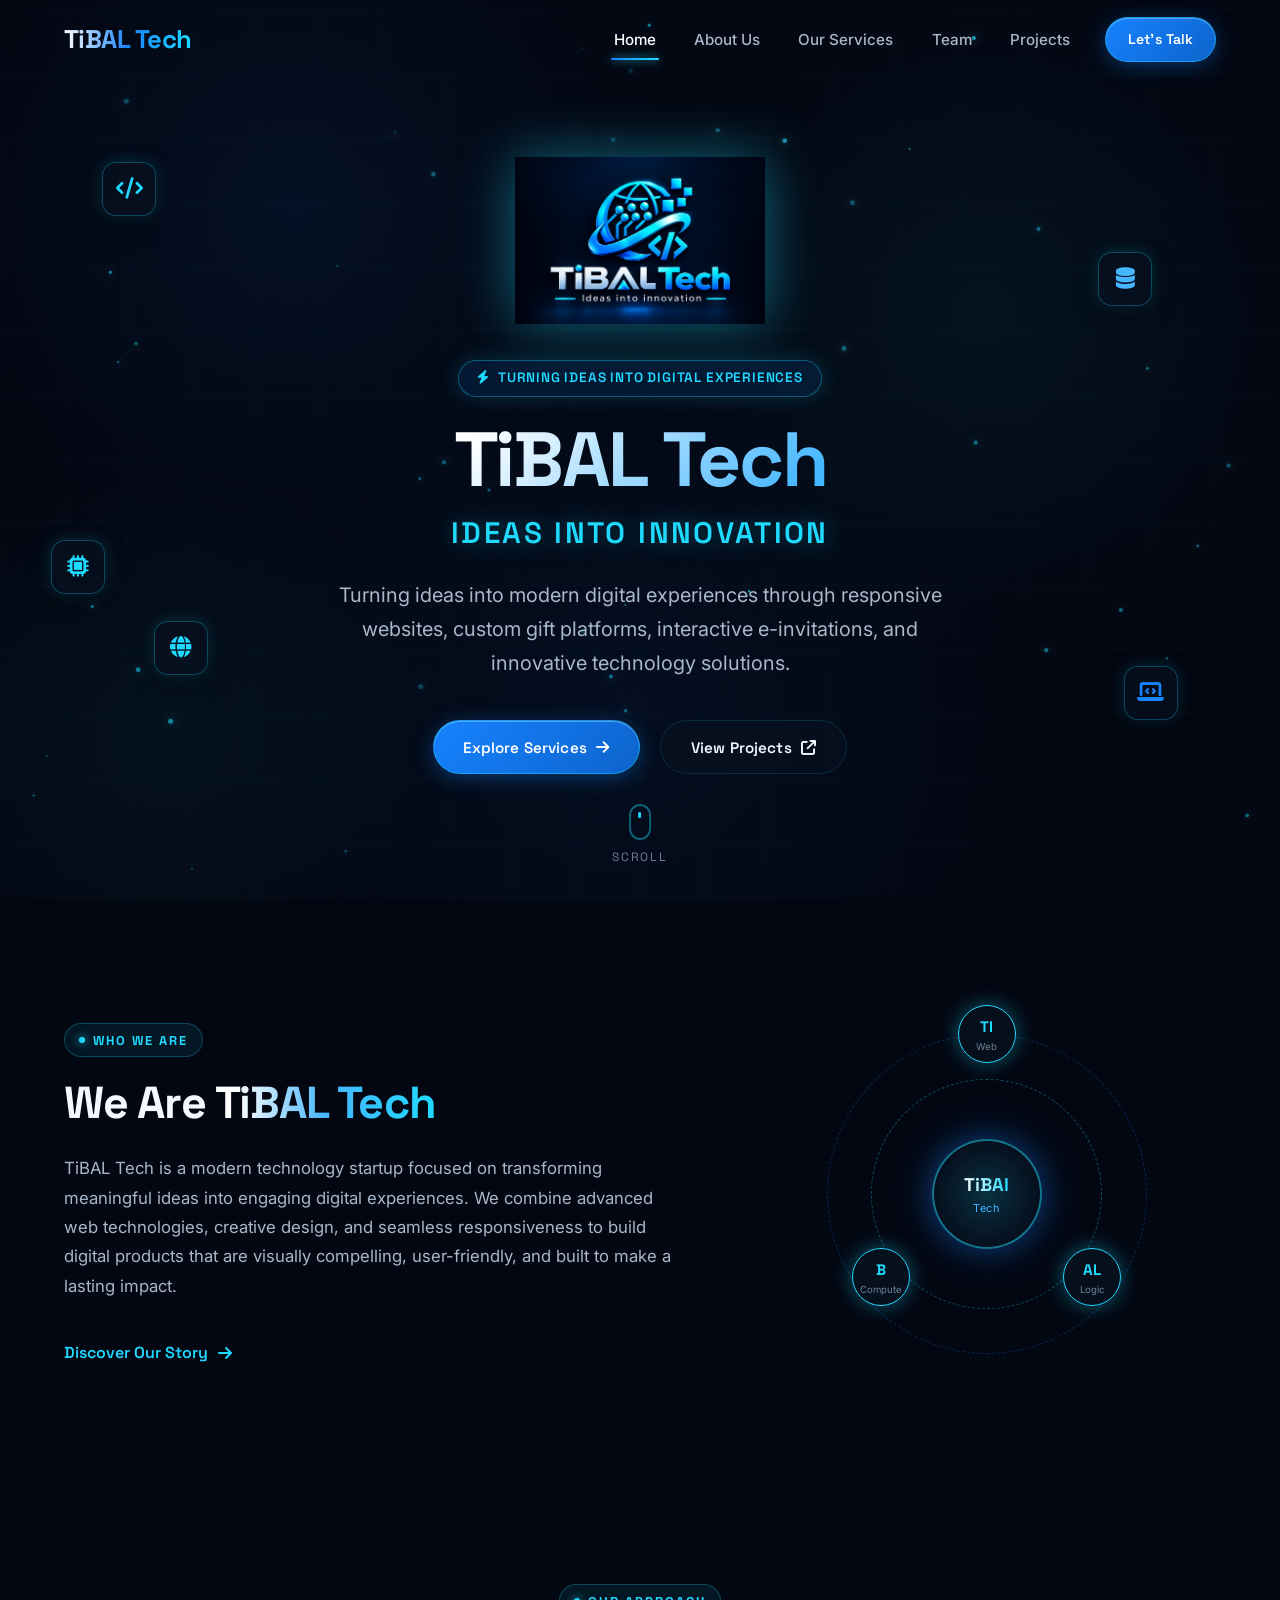
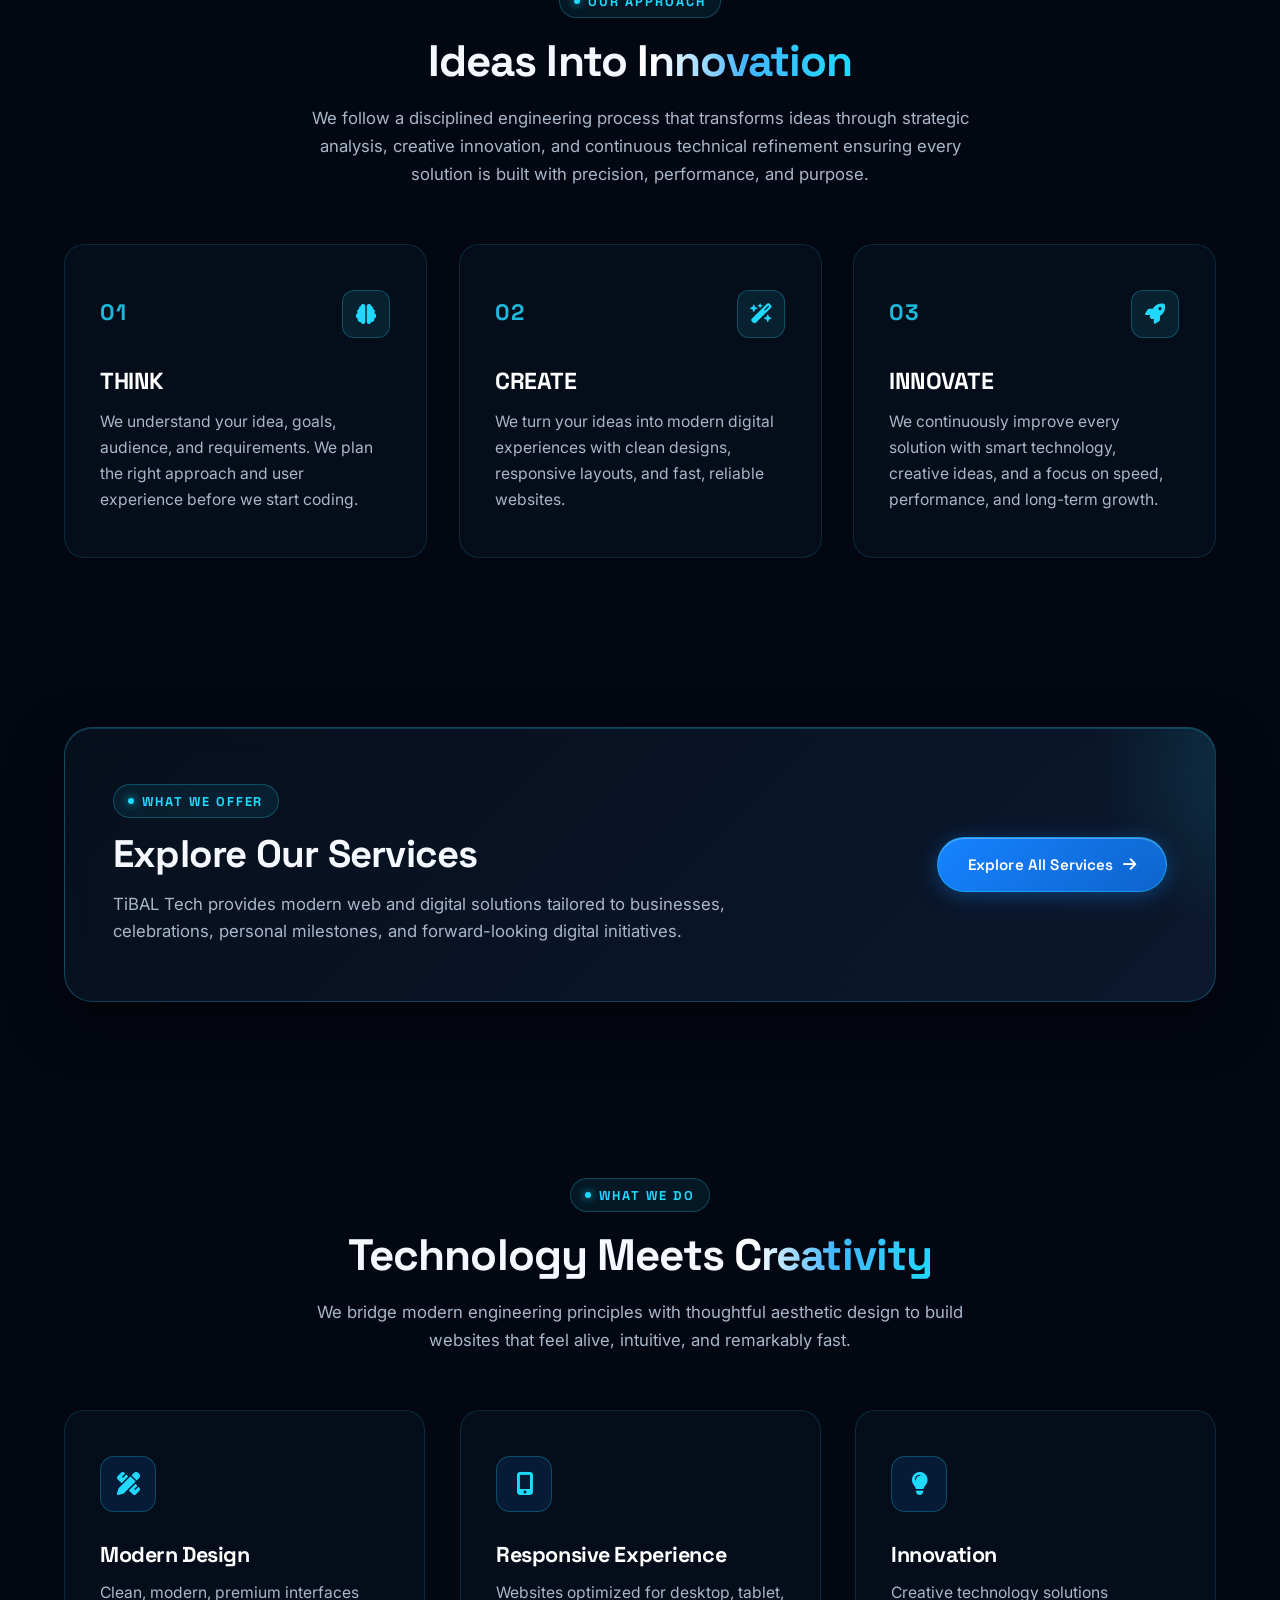
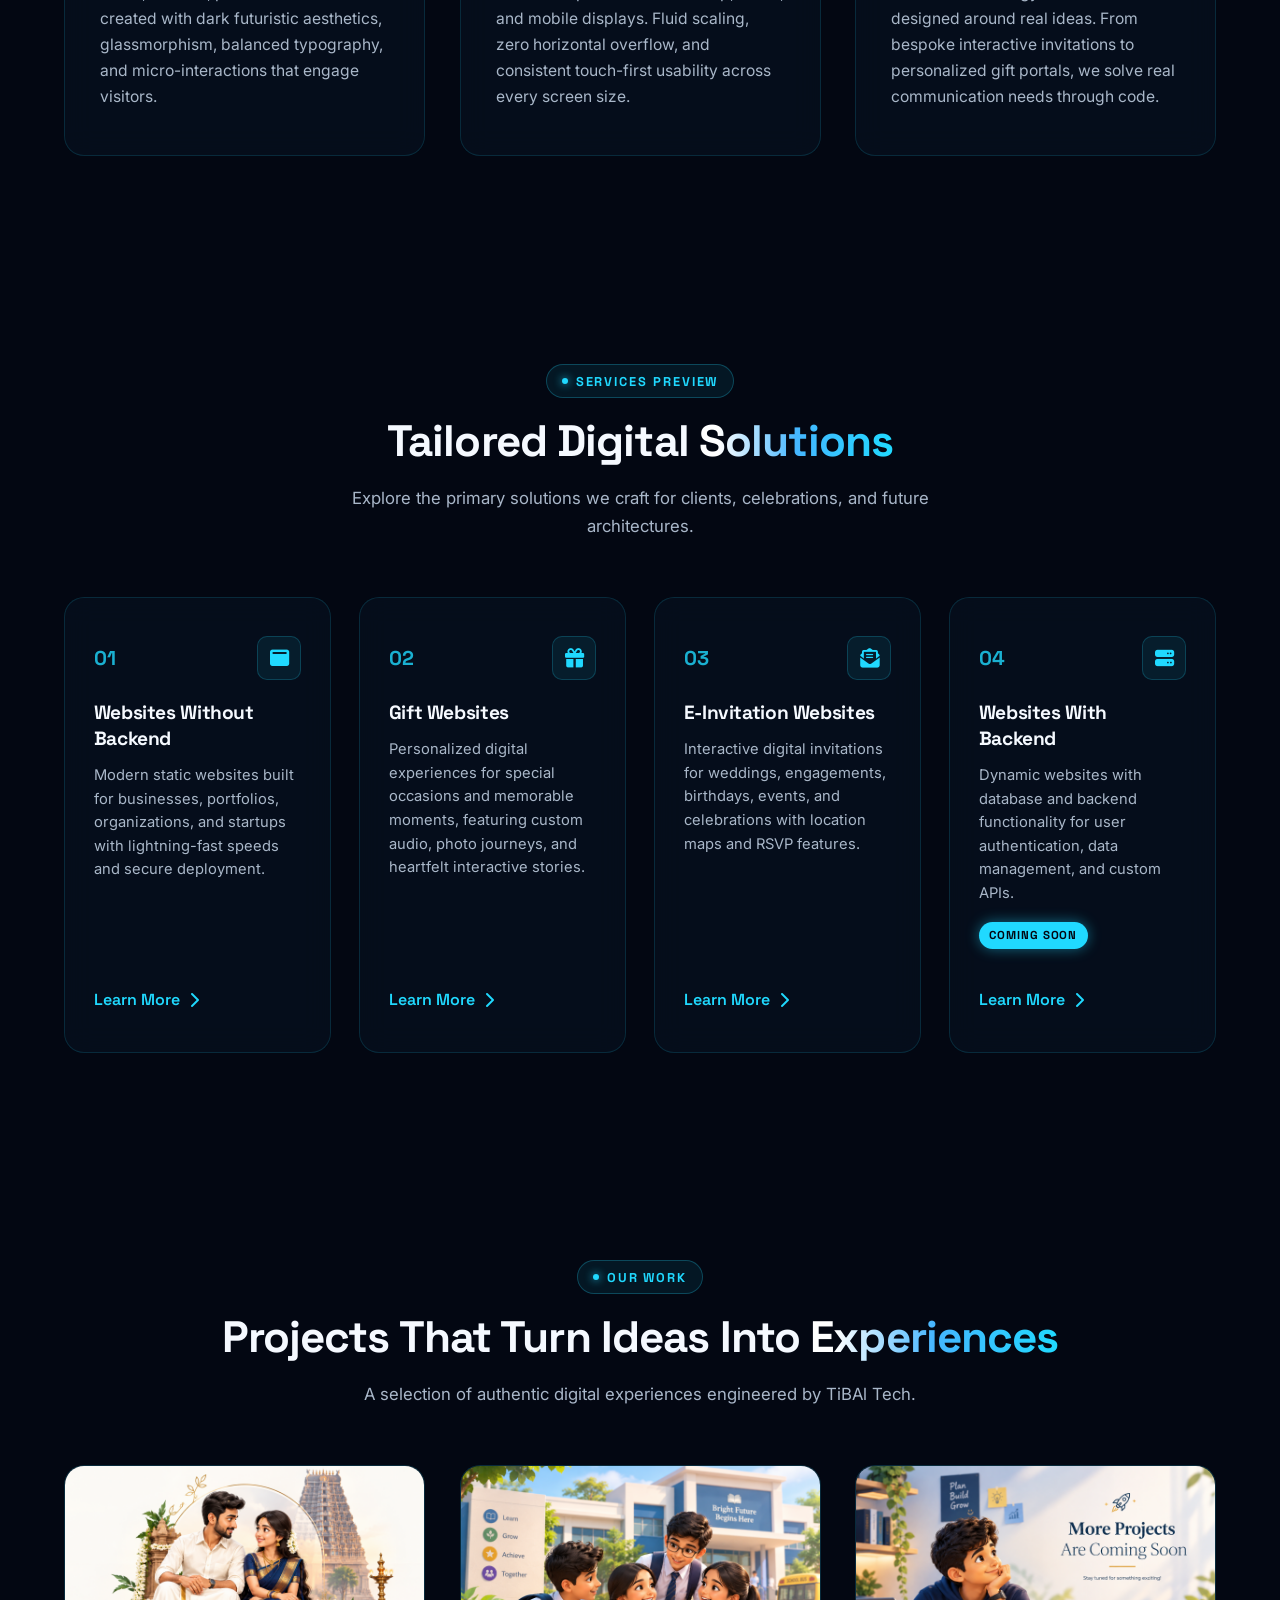
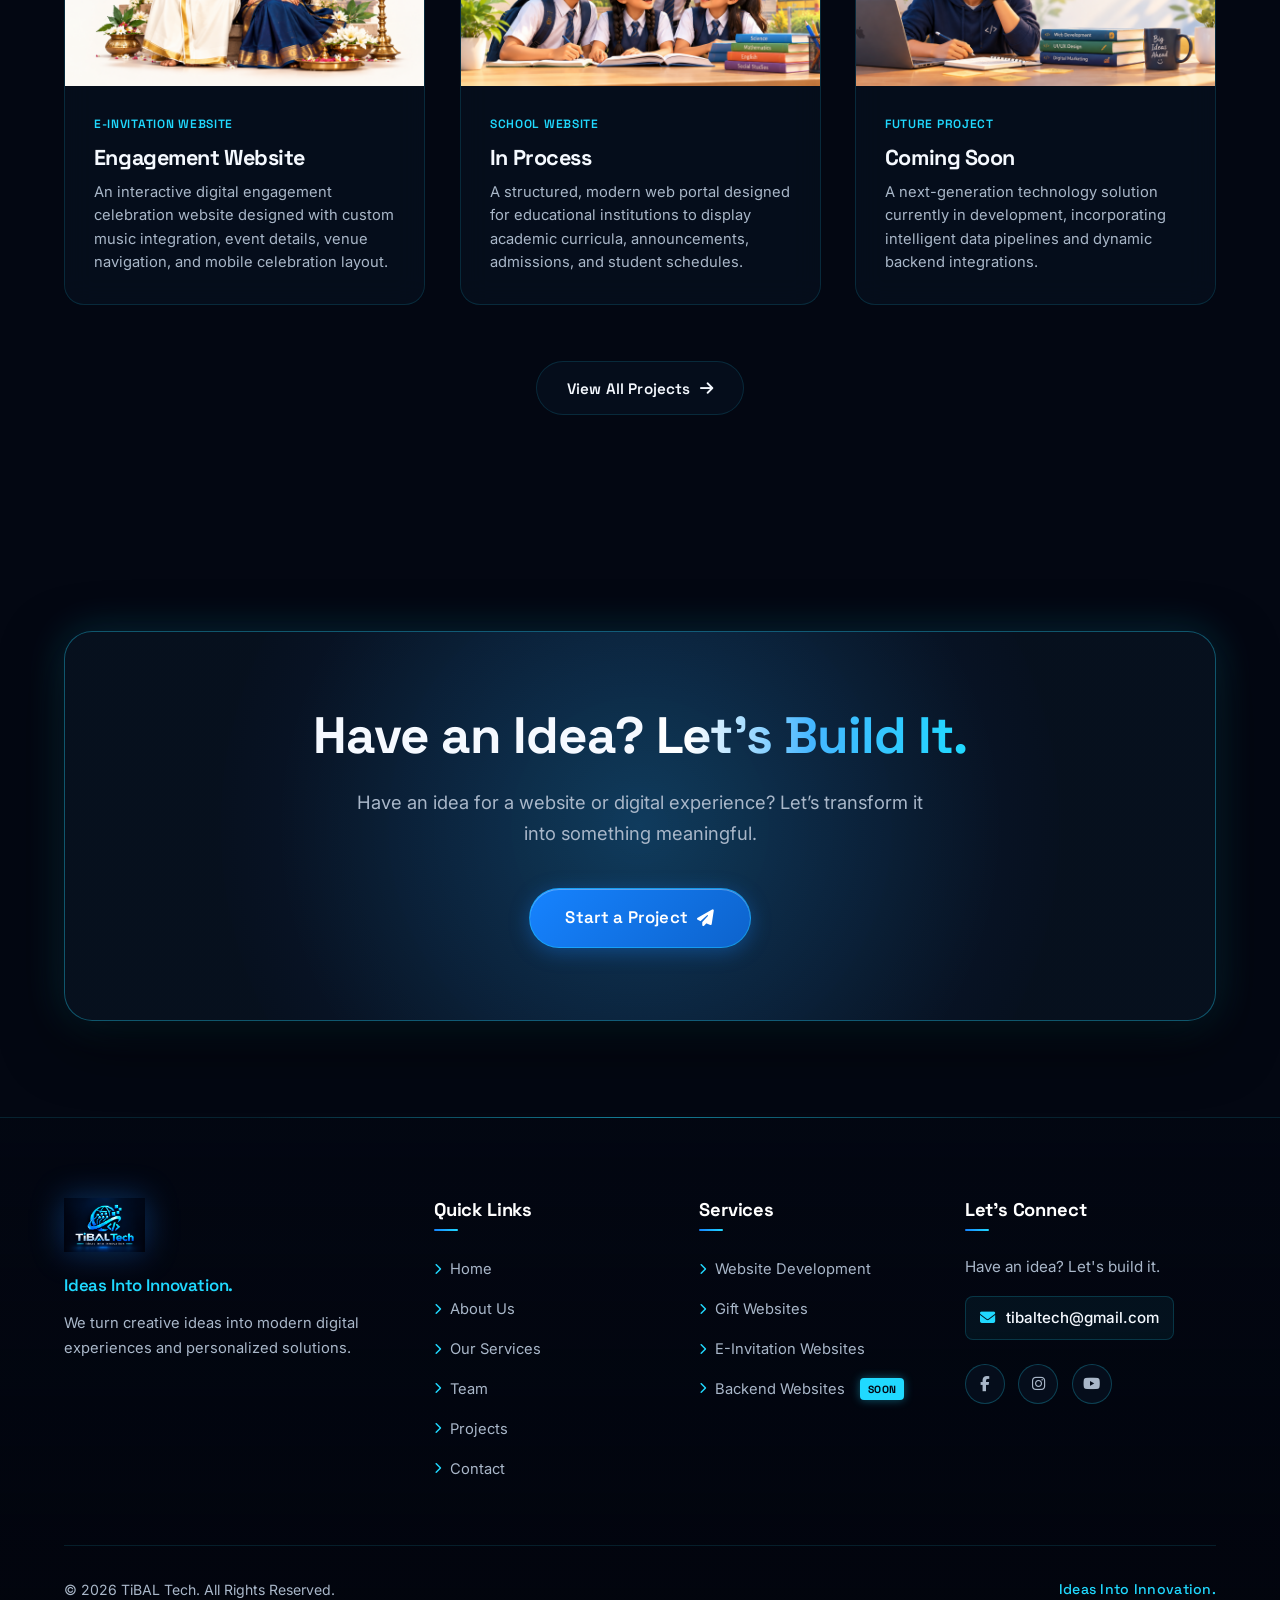
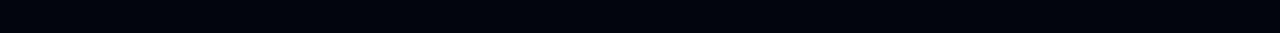
<file: index.html>
<!DOCTYPE html>
<html lang="en">
<head>
  <meta charset="UTF-8">
  <meta name="viewport" content="width=device-width, initial-scale=1.0">
  <title>TiBAL Tech — Ideas Into Innovation | Modern Technology Startup</title>
  <meta name="description" content="TiBAl Tech transforms ideas into modern digital experiences through technology, creativity, responsive design, and innovative web solutions.">

  <!-- Google Fonts -->
  <link rel="preconnect" href="https://fonts.googleapis.com">
  <link rel="preconnect" href="https://fonts.gstatic.com" crossorigin>
  <link href="https://fonts.googleapis.com/css2?family=Inter:wght@300;400;500;600;700&family=Space+Grotesk:wght@400;500;600;700&display=swap" rel="stylesheet">

  <!-- Font Awesome 6 -->
  <link rel="stylesheet" href="https://cdnjs.cloudflare.com/ajax/libs/font-awesome/6.5.1/css/all.min.css">

  <!-- Stylesheets -->
  <link rel="stylesheet" href="css/home.css">
  <link rel="stylesheet" href="css/footer.css">
</head>
<body>

  <!-- Animated Background Canvas -->
  <canvas id="bg-canvas"></canvas>

  <!-- 1. Header / Navbar (Text Only Brand, No Logo) -->
  <header class="navbar" id="navbar">
    <div class="container">
      <a href="index.html" class="nav-brand" aria-label="TiBAL Tech Home">TiBAL Tech</a>

      <nav aria-label="Primary Navigation">
        <ul class="nav-menu" id="nav-menu">
          <li class="nav-item"><a href="index.html" class="nav-link active">Home</a></li>
          <li class="nav-item"><a href="about.html" class="nav-link">About Us</a></li>
          <li class="nav-item"><a href="services.html" class="nav-link">Our Services</a></li>
          <li class="nav-item"><a href="team.html" class="nav-link">Team</a></li>
          <li class="nav-item"><a href="projects.html" class="nav-link">Projects</a></li>
          <li class="nav-item"><a href="contact.html" class="btn btn-primary nav-cta">Let's Talk</a></li>
        </ul>
      </nav>

      <button class="nav-toggle" id="nav-toggle" aria-label="Toggle navigation menu" aria-expanded="false">
        <span></span>
        <span></span>
        <span></span>
      </button>
    </div>
  </header>

  <!-- Main Content -->
  <main id="main-content">

    <!-- 2. Hero Section (Prominently displays assets/logo.png) -->
    <section class="hero-section" id="hero">
      <!-- Floating Technology Icons -->
      <div class="floating-tech-icon tech-icon-1" aria-hidden="true" title="Code"><i class="fa-solid fa-code"></i></div>
      <div class="floating-tech-icon tech-icon-2" aria-hidden="true" title="Database"><i class="fa-solid fa-database"></i></div>
      <div class="floating-tech-icon tech-icon-3" aria-hidden="true" title="Globe"><i class="fa-solid fa-globe"></i></div>
      <div class="floating-tech-icon tech-icon-4" aria-hidden="true" title="Laptop"><i class="fa-solid fa-laptop-code"></i></div>
      <div class="floating-tech-icon tech-icon-5" aria-hidden="true" title="AI / Microchip"><i class="fa-solid fa-microchip"></i></div>

      <div class="container">
        <div class="hero-content reveal">
          <!-- Prominent Official TiBAl Tech Logo -->
          <div class="hero-logo-wrapper">
            <img src="assets/logo.png" alt="TiBAl Tech Official Logo" class="hero-logo-img">
          </div>

          <!-- Small Badge -->
          <div>
            <span class="hero-badge">
              <i class="fa-solid fa-bolt"></i> Turning Ideas Into Digital Experiences
            </span>
          </div>

          <!-- Main Company Name & Slogan -->
          <h1 class="hero-title">TiBAL Tech</h1>
          <p class="hero-slogan">Ideas Into Innovation</p>

          <!-- Description -->
          <p class="hero-desc">
            Turning ideas into modern digital experiences through responsive websites, custom gift platforms, interactive e-invitations, and innovative technology solutions.
          </p>

          <!-- Action Buttons -->
          <div class="hero-actions">
            <a href="services.html" class="btn btn-primary">
              <span>Explore Services</span>
              <i class="fa-solid fa-arrow-right"></i>
            </a>
            <a href="projects.html" class="btn btn-secondary">
              <span>View Projects</span>
              <i class="fa-solid fa-arrow-up-right-from-square"></i>
            </a>
          </div>
        </div>
      </div>

      <!-- Scroll Indicator -->
      <a href="#who-we-are" class="hero-scroll-indicator" aria-label="Scroll down to Who We Are">
        <div class="mouse-icon">
          <div class="mouse-wheel"></div>
        </div>
        <span>Scroll</span>
      </a>
    </section>

    <!-- 3. WHO WE ARE Section -->
    <section class="who-we-are-section" id="who-we-are">
      <div class="container">
        <div class="who-grid">
          <!-- Text Content -->
          <div class="who-text reveal">
            <span class="section-tag">WHO WE ARE</span>
            <h2>We Are <span class="gradient-text">TiBAL Tech</span></h2>
            <p>
              TiBAL Tech is a modern technology startup focused on transforming meaningful ideas into engaging digital experiences. We combine advanced web technologies, creative design, and seamless responsiveness to build digital products that are visually compelling, user-friendly, and built to make a lasting impact.
            </p>
            
            <a href="about.html" class="who-link">
              <span>Discover Our Story</span>
              <i class="fa-solid fa-arrow-right"></i>
            </a>
          </div>

          <!-- Futuristic Circular/Orbit Graphic -->
          <div class="orbital-graphic-container reveal delay-2">
            <div class="orbit-core">
              <div class="orbit-ring orbit-ring-1"></div>
              <div class="orbit-ring orbit-ring-2"></div>

              <!-- Center Orb -->
              <div class="orbit-center-orb">
                <span>TiBAl</span>
                <small>Tech</small>
              </div>

              <!-- Orbiting Nodes: TI, B, AL -->
              <div class="orbit-node node-ti" title="Tim Berners-Lee — Inventor of the World Wide Web">
                <strong>TI</strong>
                <span>Web</span>
              </div>
              <div class="orbit-node node-b" title="Charles Babbage — Pioneer of Computing Engines">
                <strong>B</strong>
                <span>Compute</span>
              </div>
              <div class="orbit-node node-al" title="Alan Turing — Father of Modern Computing & AI">
                <strong>AL</strong>
                <span>Logic</span>
              </div>
            </div>
          </div>
        </div>
      </div>
    </section>

    <!-- 4. OUR APPROACH Section -->
    <section class="approach-section" id="our-approach">
      <div class="container">
        <div class="section-header reveal">
          <span class="section-tag">OUR APPROACH</span>
          <h2 class="section-title">Ideas Into <span class="gradient-text">Innovation</span></h2>
          <p class="section-desc">We follow a disciplined engineering process that transforms ideas through strategic analysis, creative innovation, and continuous technical refinement ensuring every solution is built with precision, performance, and purpose.</p>
        </div>

        <div class="approach-grid">
          <!-- Card 1: THINK -->
          <div class="glass-card approach-card reveal delay-1 tilt-card">
            <div class="approach-card-header">
              <span class="approach-number">01</span>
              <div class="approach-icon"><i class="fa-solid fa-brain"></i></div>
            </div>
            <h3>THINK</h3>
            <p>We understand your idea, goals, audience, and requirements. We plan the right approach and user experience before we start coding.</p>
          </div>

          <!-- Card 2: CREATE -->
          <div class="glass-card approach-card reveal delay-2 tilt-card">
            <div class="approach-card-header">
              <span class="approach-number">02</span>
              <div class="approach-icon"><i class="fa-solid fa-wand-magic-sparkles"></i></div>
            </div>
            <h3>CREATE</h3>
            <p>We turn your ideas into modern digital experiences with clean designs, responsive layouts, and fast, reliable websites.</p>
          </div>

          <!-- Card 3: INNOVATE -->
          <div class="glass-card approach-card reveal delay-3 tilt-card">
            <div class="approach-card-header">
              <span class="approach-number">03</span>
              <div class="approach-icon"><i class="fa-solid fa-rocket"></i></div>
            </div>
            <h3>INNOVATE</h3>
            <p>We continuously improve every solution with smart technology, creative ideas, and a focus on speed, performance, and long-term growth.</p>
          </div>
        </div>
      </div>
    </section>

    <!-- 5. WHAT WE OFFER / EXPLORE SERVICES Section -->
    <section class="explore-services-section">
      <div class="container">
        <div class="explore-cta-container reveal">
          <div class="explore-cta-text">
            <span class="section-tag">WHAT WE OFFER</span>
            <h2>Explore Our Services</h2>
            <p>
              TiBAL Tech provides modern web and digital solutions tailored to businesses, celebrations, personal milestones, and forward-looking digital initiatives.
            </p>
          </div>
          <a href="services.html" class="btn btn-primary">
            <span>Explore All Services</span>
            <i class="fa-solid fa-arrow-right"></i>
          </a>
        </div>
      </div>
    </section>

    <!-- 6. WHAT WE DO Section -->
    <section class="what-we-do-section" id="what-we-do">
      <div class="container">
        <div class="section-header reveal">
          <span class="section-tag">WHAT WE DO</span>
          <h2 class="section-title">Technology Meets <span class="gradient-text">Creativity</span></h2>
          <p class="section-desc">We bridge modern engineering principles with thoughtful aesthetic design to build websites that feel alive, intuitive, and remarkably fast.</p>
        </div>

        <div class="feature-blocks-grid">
          <!-- Feature 1 -->
          <div class="glass-card feature-block reveal delay-1 tilt-card">
            <div class="feature-icon-wrapper">
              <i class="fa-solid fa-pen-ruler"></i>
            </div>
            <h3>Modern Design</h3>
            <p>Clean, modern, premium interfaces created with dark futuristic aesthetics, glassmorphism, balanced typography, and micro-interactions that engage visitors.</p>
          </div>

          <!-- Feature 2 -->
          <div class="glass-card feature-block reveal delay-2 tilt-card">
            <div class="feature-icon-wrapper">
              <i class="fa-solid fa-mobile-screen-button"></i>
            </div>
            <h3>Responsive Experience</h3>
            <p>Websites optimized for desktop, tablet, and mobile displays. Fluid scaling, zero horizontal overflow, and consistent touch-first usability across every screen size.</p>
          </div>

          <!-- Feature 3 -->
          <div class="glass-card feature-block reveal delay-3 tilt-card">
            <div class="feature-icon-wrapper">
              <i class="fa-solid fa-lightbulb"></i>
            </div>
            <h3>Innovation</h3>
            <p>Creative technology solutions designed around real ideas. From bespoke interactive invitations to personalized gift portals, we solve real communication needs through code.</p>
          </div>
        </div>
      </div>
    </section>

    <!-- 7. SERVICES PREVIEW (4 Cards) -->
    <section class="services-preview-section" id="services-preview">
      <div class="container">
        <div class="section-header reveal">
          <span class="section-tag">SERVICES PREVIEW</span>
          <h2 class="section-title">Tailored Digital <span class="gradient-text">Solutions</span></h2>
          <p class="section-desc">Explore the primary solutions we craft for clients, celebrations, and future architectures.</p>
        </div>

        <div class="services-preview-grid">
          <!-- Service Card 01 -->
          <div class="glass-card service-preview-card reveal delay-1 tilt-card">
            <div class="service-card-top">
              <div class="service-card-num-row">
                <span class="service-num">01</span>
                <div class="service-preview-icon"><i class="fa-solid fa-window-maximize"></i></div>
              </div>
              <h3>Websites Without Backend</h3>
              <p>Modern static websites built for businesses, portfolios, organizations, and startups with lightning-fast speeds and secure deployment.</p>
            </div>
            <a href="services.html#static-websites" class="who-link">Learn More <i class="fa-solid fa-chevron-right"></i></a>
          </div>

          <!-- Service Card 02 -->
          <div class="glass-card service-preview-card reveal delay-2 tilt-card">
            <div class="service-card-top">
              <div class="service-card-num-row">
                <span class="service-num">02</span>
                <div class="service-preview-icon"><i class="fa-solid fa-gift"></i></div>
              </div>
              <h3>Gift Websites</h3>
              <p>Personalized digital experiences for special occasions and memorable moments, featuring custom audio, photo journeys, and heartfelt interactive stories.</p>
            </div>
            <a href="services.html#gift-websites" class="who-link">Learn More <i class="fa-solid fa-chevron-right"></i></a>
          </div>

          <!-- Service Card 03 -->
          <div class="glass-card service-preview-card reveal delay-3 tilt-card">
            <div class="service-card-top">
              <div class="service-card-num-row">
                <span class="service-num">03</span>
                <div class="service-preview-icon"><i class="fa-solid fa-envelope-open-text"></i></div>
              </div>
              <h3>E-Invitation Websites</h3>
              <p>Interactive digital invitations for weddings, engagements, birthdays, events, and celebrations with location maps and RSVP features.</p>
            </div>
            <a href="services.html#invitation-websites" class="who-link">Learn More <i class="fa-solid fa-chevron-right"></i></a>
          </div>

          <!-- Service Card 04 -->
          <div class="glass-card service-preview-card reveal delay-4 tilt-card">
            <div class="service-card-top">
              <div class="service-card-num-row">
                <span class="service-num">04</span>
                <div class="service-preview-icon"><i class="fa-solid fa-server"></i></div>
              </div>
              <h3>Websites With Backend</h3>
              <p>Dynamic websites with database and backend functionality for user authentication, data management, and custom APIs.</p>
              <span class="badge-coming-soon">COMING SOON</span>
            </div>
            <a href="services.html#backend-websites" class="who-link">Learn More <i class="fa-solid fa-chevron-right"></i></a>
          </div>
        </div>
      </div>
    </section>

    <!-- 8. PROJECT PREVIEW (OUR WORK) -->
    <section class="projects-preview-section" id="projects-preview">
      <div class="container">
        <div class="section-header reveal">
          <span class="section-tag">OUR WORK</span>
          <h2 class="section-title">Projects That Turn Ideas Into <span class="gradient-text">Experiences</span></h2>
          <p class="section-desc">A selection of authentic digital experiences engineered by TiBAl Tech.</p>
        </div>

        <div class="projects-preview-grid">
          <!-- Project 1: NaveenKumar & Sona -->
          <div class="glass-card project-preview-card reveal delay-1 tilt-card">
            <div class="project-preview-img-wrap">
              <img src="assets/projects/ring_exchange.png" alt="NaveenKumar & Sona E-Invitation Preview" loading="lazy">
            </div>
            <div class="project-preview-info">
              <span class="project-cat-badge">E-Invitation Website</span>
              <h3>Engagement Website</h3>
              <p>An interactive digital engagement celebration website designed with custom music integration, event details, venue navigation, and mobile celebration layout.</p>
            </div>
          </div>

          <!-- Project 2: School Website -->
          <div class="glass-card project-preview-card reveal delay-2 tilt-card">
            <div class="project-preview-img-wrap">
              <img src="assets/projects/School_website.png" alt="School Website Preview" loading="lazy">
            </div>
            <div class="project-preview-info">
              <span class="project-cat-badge">School Website</span>
              <h3>In Process</h3>
              <p>A structured, modern web portal designed for educational institutions to display academic curricula, announcements, admissions, and student schedules.</p>
            </div>
          </div>

          <!-- Project 3: Coming Soon -->
          <div class="glass-card project-preview-card reveal delay-3 tilt-card">
            <div class="project-preview-img-wrap">
              <img src="assets/projects/more_projects.png" alt="Coming Soon Future Project Preview" loading="lazy">
            </div>
            <div class="project-preview-info">
              <span class="project-cat-badge">Future Project</span>
              <h3>Coming Soon</h3>
              <p>A next-generation technology solution currently in development, incorporating intelligent data pipelines and dynamic backend integrations.</p>
            </div>
          </div>
        </div>

        <div class="projects-center-btn reveal">
          <a href="projects.html" class="btn btn-secondary">
            <span>View All Projects</span>
            <i class="fa-solid fa-arrow-right"></i>
          </a>
        </div>
      </div>
    </section>

    <!-- 9. FINAL CTA Section -->
    <section class="final-cta-section" id="final-cta">
      <div class="container">
        <div class="final-cta-box reveal">
          <h2>Have an Idea? <span class="gradient-text">Let’s Build It.</span></h2>
          <p>Have an idea for a website or digital experience? Let’s transform it into something meaningful.</p>
          <a href="contact.html" class="btn btn-primary">
            <span>Start a Project</span>
            <i class="fa-solid fa-paper-plane"></i>
          </a>
        </div>
      </div>
    </section>

  </main>

  <!-- 10. Shared Wide Professional Dark Footer -->
  <footer class="site-footer">
    <div class="container">
      <div class="footer-grid">
        <!-- Column 1 — Brand -->
        <div class="footer-col-brand">
          <img src="assets/logo.png" alt="TiBAl Tech Official Logo" class="footer-logo-img">
          <div class="footer-slogan">Ideas Into Innovation.</div>
          <p class="footer-desc">
            We turn creative ideas into modern digital experiences and personalized solutions.
          </p>
        </div>

        <!-- Column 2 — Quick Links -->
        <div class="footer-col-links">
          <h4 class="footer-col-title">Quick Links</h4>
          <ul class="footer-links">
            <li><a href="index.html"><i class="fa-solid fa-chevron-right"></i> Home</a></li>
            <li><a href="about.html"><i class="fa-solid fa-chevron-right"></i> About Us</a></li>
            <li><a href="services.html"><i class="fa-solid fa-chevron-right"></i> Our Services</a></li>
            <li><a href="team.html"><i class="fa-solid fa-chevron-right"></i> Team</a></li>
            <li><a href="projects.html"><i class="fa-solid fa-chevron-right"></i> Projects</a></li>
            <li><a href="contact.html"><i class="fa-solid fa-chevron-right"></i> Contact</a></li>
          </ul>
        </div>

        <!-- Column 3 — Services -->
        <div class="footer-col-services">
          <h4 class="footer-col-title">Services</h4>
          <ul class="footer-links">
            <li><a href="services.html#static-websites"><i class="fa-solid fa-chevron-right"></i> Website Development</a></li>
            <li><a href="services.html#gift-websites"><i class="fa-solid fa-chevron-right"></i> Gift Websites</a></li>
            <li><a href="services.html#invitation-websites"><i class="fa-solid fa-chevron-right"></i> E-Invitation Websites</a></li>
            <li>
              <a href="services.html#backend-websites">
                <i class="fa-solid fa-chevron-right"></i> Backend Websites <span class="footer-badge-soon">SOON</span>
              </a>
            </li>
          </ul>
        </div>

        <!-- Column 4 — Let's Connect -->
        <div class="footer-col-connect">
          <h4 class="footer-col-title">Let's Connect</h4>
          <p class="footer-connect-text">Have an idea? Let's build it.</p>
          <a href="mailto:tibaltech@gmail.com" class="footer-email-link">
            <i class="fa-solid fa-envelope"></i>
            <span>tibaltech@gmail.com</span>
          </a>
          <div class="footer-socials">
            <a href="https://www.facebook.com/people/Tibal-Tech/61595180819305/?sk=followers" target="_blank" rel="noopener noreferrer" class="footer-social-btn" aria-label="TiBAl Tech on Facebook">
              <i class="fa-brands fa-facebook-f"></i>
            </a>
            <a href="https://www.instagram.com/tibal_tech.off" target="_blank" rel="noopener noreferrer" class="footer-social-btn" aria-label="TiBAl Tech on Instagram">
              <i class="fa-brands fa-instagram"></i>
            </a>
            <a href="https://www.youtube.com/@TiBALTech" target="_blank" rel="noopener noreferrer" class="footer-social-btn" aria-label="TiBAl Tech on YouTube">
              <i class="fa-brands fa-youtube"></i>
            </a>
          </div>
        </div>
      </div>

      <!-- Footer Bottom -->
      <div class="footer-separator"></div>
      <div class="footer-bottom">
        <div class="footer-bottom-copy">
          &copy; 2026 TiBAL Tech. All Rights Reserved.
        </div>
        <div class="footer-bottom-slogan">
          Ideas Into Innovation.
        </div>
      </div>
    </div>
  </footer>

  <!-- 17. Back to Top Button -->
  <button id="back-to-top" aria-label="Scroll back to top of page">
    <i class="fa-solid fa-chevron-up"></i>
  </button>

  <!-- JavaScript Files -->
  <script src="js/background.js"></script>
  <script src="js/script.js"></script>
</body>
</html>
</file>
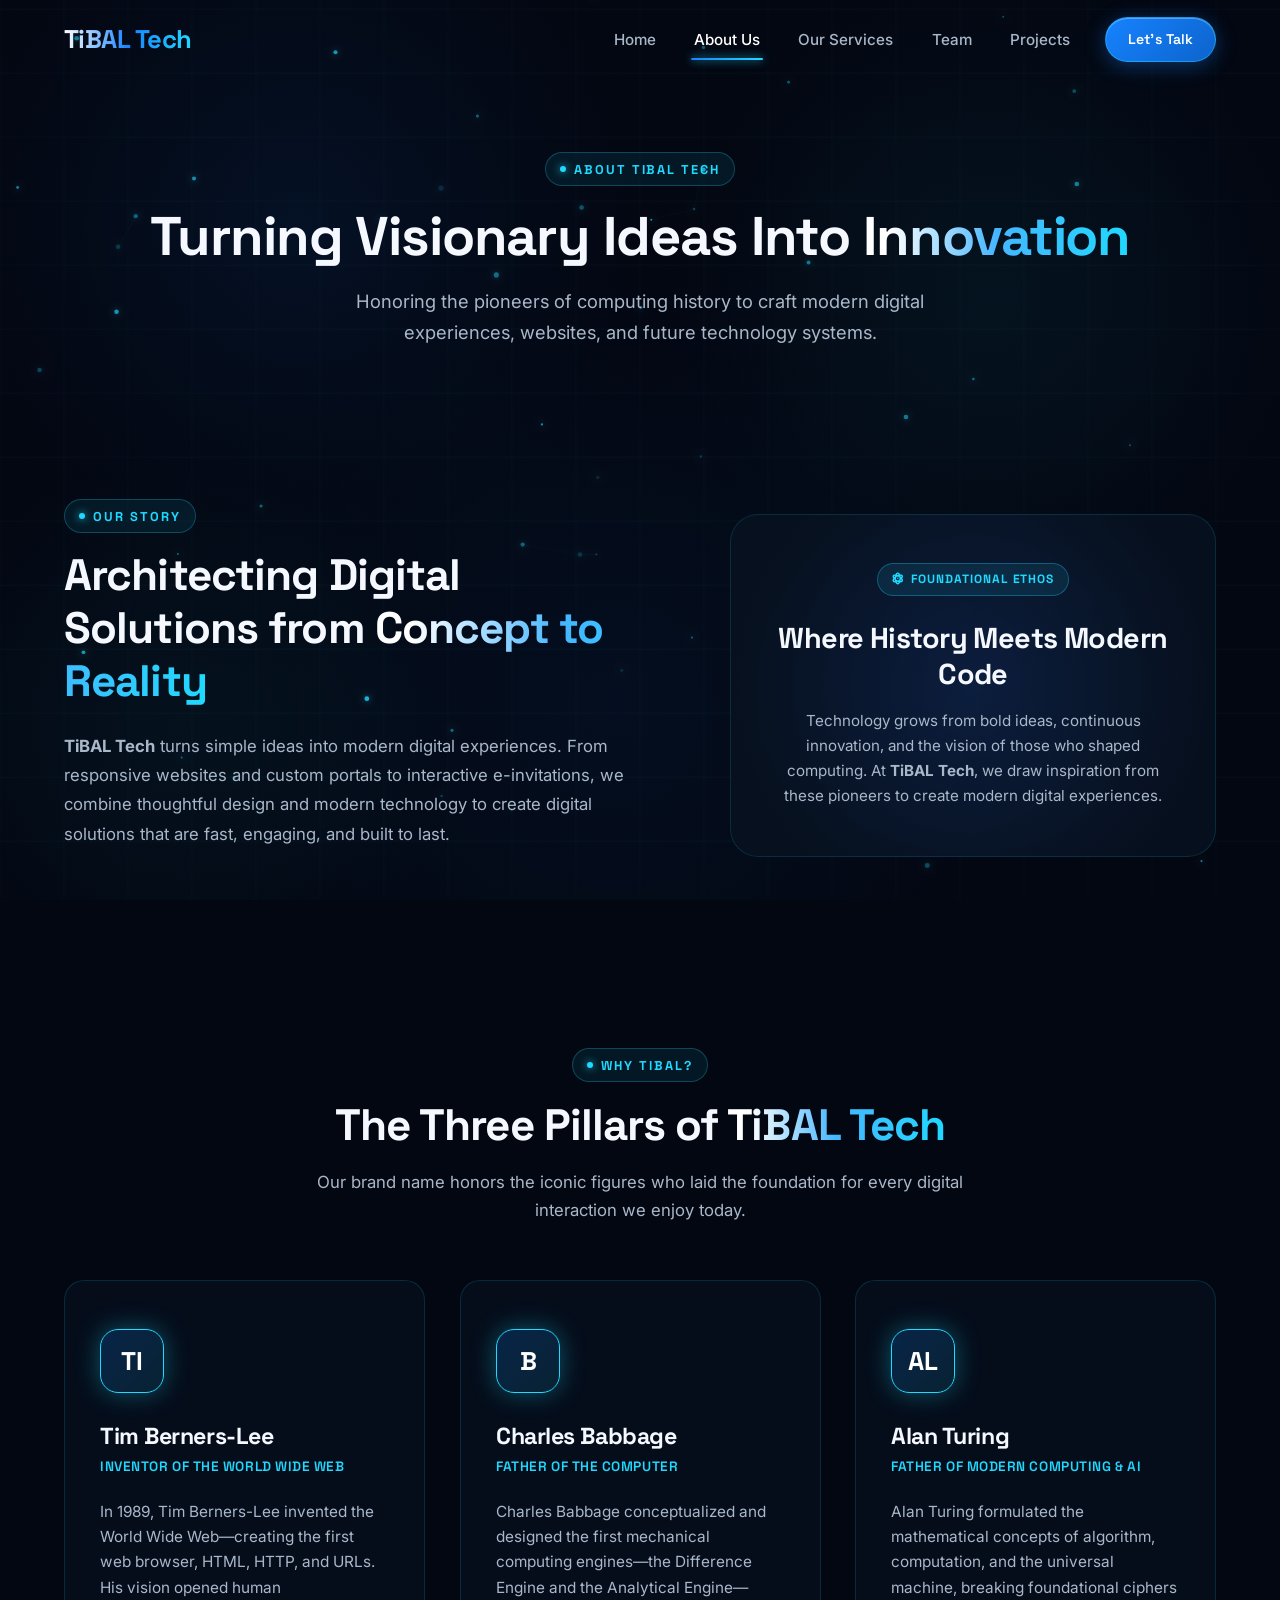
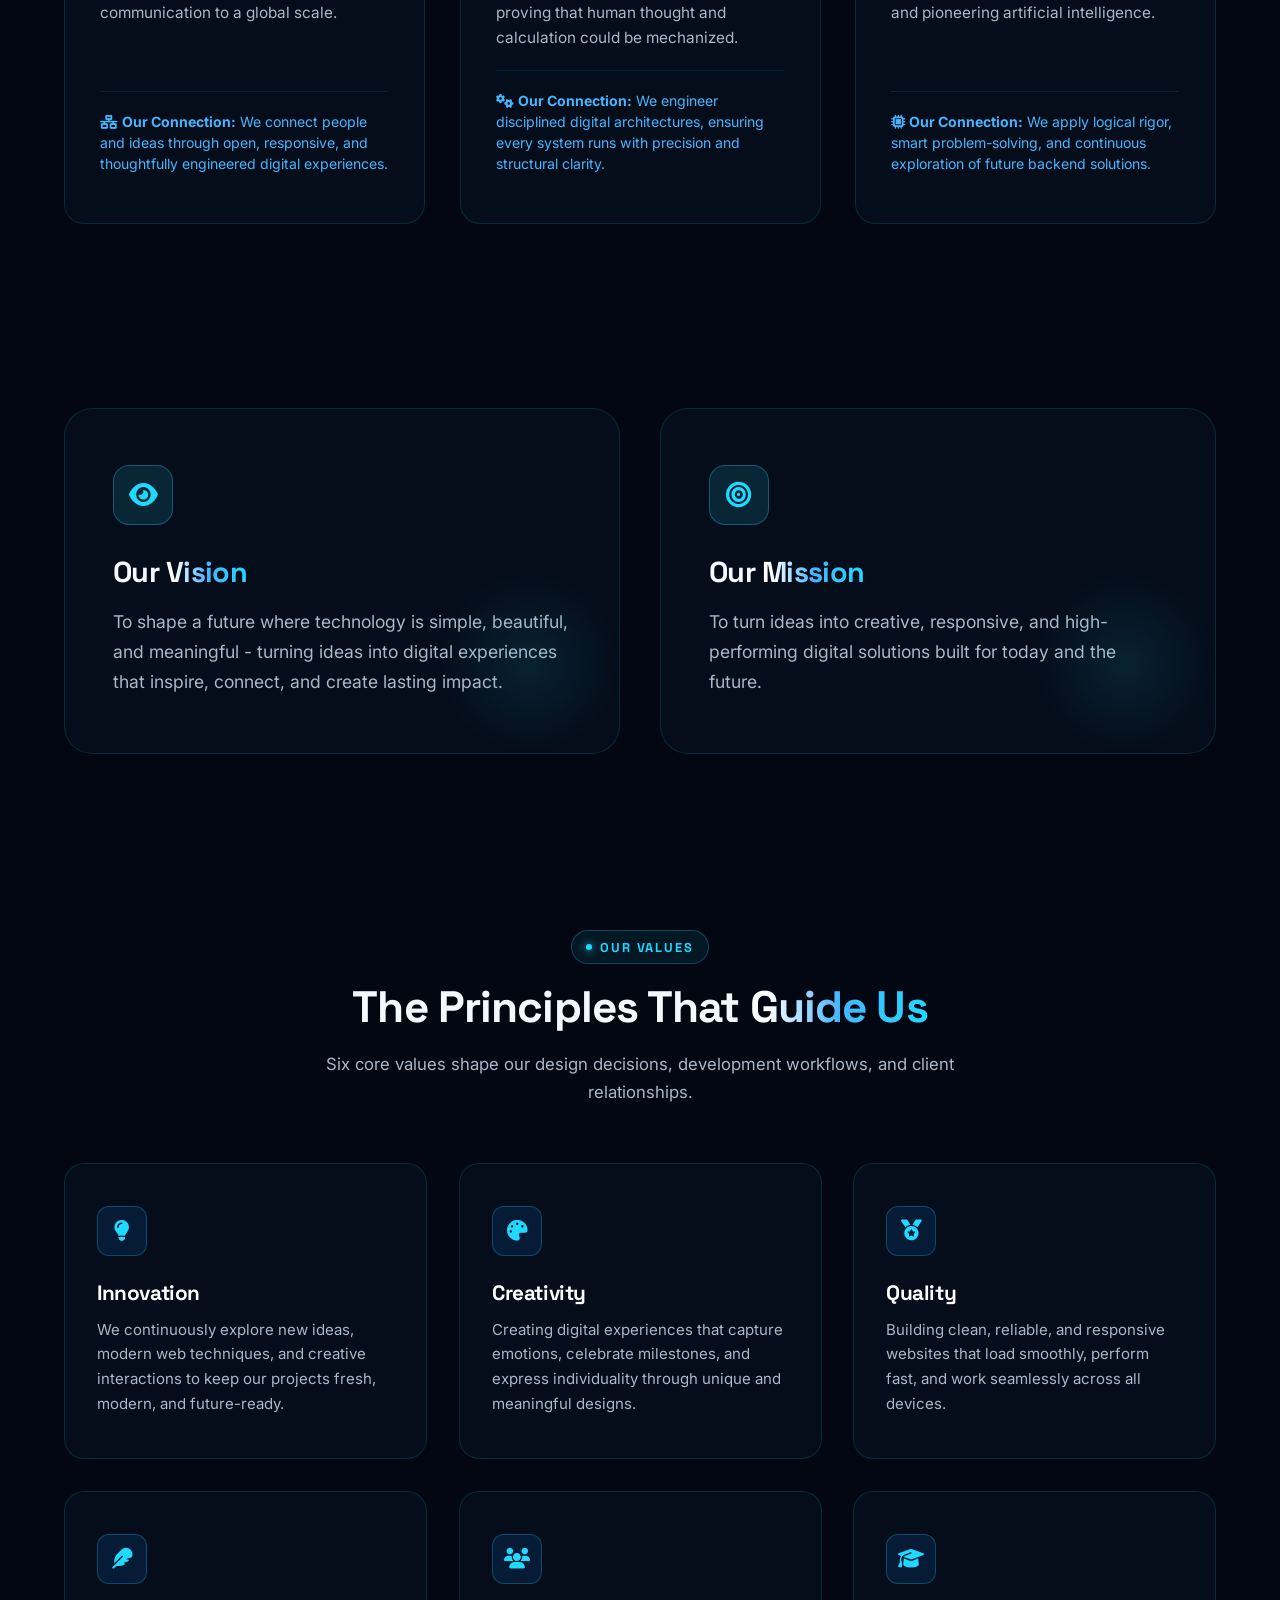
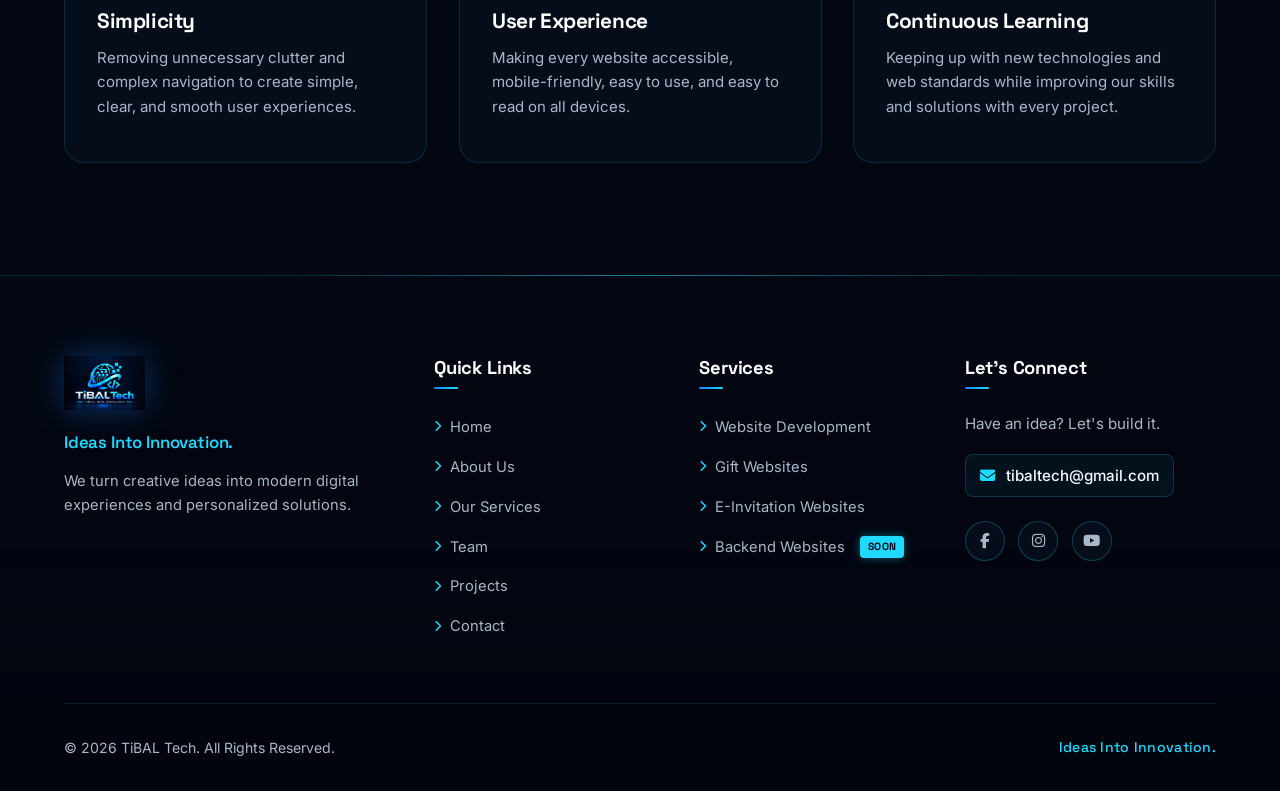
<file: about.html>
<!DOCTYPE html>
<html lang="en">
<head>
  <meta charset="UTF-8">
  <meta name="viewport" content="width=device-width, initial-scale=1.0">
  <title>About Us — TiBAL Tech | Ideas Into Innovation</title>
  <meta name="description" content="Discover the story and computing inspirations behind TiBAl Tech: Tim Berners-Lee, Charles Babbage, and Alan Turing.">

  <!-- Google Fonts -->
  <link rel="preconnect" href="https://fonts.googleapis.com">
  <link rel="preconnect" href="https://fonts.gstatic.com" crossorigin>
  <link href="https://fonts.googleapis.com/css2?family=Inter:wght@300;400;500;600;700&family=Space+Grotesk:wght@400;500;600;700&display=swap" rel="stylesheet">

  <!-- Font Awesome 6 -->
  <link rel="stylesheet" href="https://cdnjs.cloudflare.com/ajax/libs/font-awesome/6.5.1/css/all.min.css">

  <!-- Stylesheets -->
  <link rel="stylesheet" href="css/about.css">
  <link rel="stylesheet" href="css/footer.css">
</head>
<body>

  <!-- Animated Background Canvas -->
  <canvas id="bg-canvas"></canvas>

  <!-- Navbar (Text Only Brand, No Logo) -->
  <header class="navbar" id="navbar">
    <div class="container">
      <a href="index.html" class="nav-brand" aria-label="TiBAl Tech Home">TiBAL Tech</a>

      <nav aria-label="Primary Navigation">
        <ul class="nav-menu" id="nav-menu">
          <li class="nav-item"><a href="index.html" class="nav-link">Home</a></li>
          <li class="nav-item"><a href="about.html" class="nav-link active">About Us</a></li>
          <li class="nav-item"><a href="services.html" class="nav-link">Our Services</a></li>
          <li class="nav-item"><a href="team.html" class="nav-link">Team</a></li>
          <li class="nav-item"><a href="projects.html" class="nav-link">Projects</a></li>
          <li class="nav-item"><a href="contact.html" class="btn btn-primary nav-cta">Let's Talk</a></li>
        </ul>
      </nav>

      <button class="nav-toggle" id="nav-toggle" aria-label="Toggle navigation menu" aria-expanded="false">
        <span></span>
        <span></span>
        <span></span>
      </button>
    </div>
  </header>

  <!-- Main Content -->
  <main id="main-content">

    <!-- About Hero -->
    <section class="subpage-hero" id="about-hero">
      <div class="container">
        <div class="reveal">
          <span class="section-tag">ABOUT TIBAL TECH</span>
          <h1 class="section-title">Turning Visionary Ideas Into <span class="gradient-text">Innovation</span></h1>
          <p class="section-desc">Honoring the pioneers of computing history to craft modern digital experiences, websites, and future technology systems.</p>
        </div>
      </div>
    </section>

    <!-- Our Story Section -->
    <section class="story-section" id="story">
      <div class="container">
        <div class="story-grid">
          <div class="story-content reveal">
            <span class="section-tag">OUR STORY</span>
            <h2>Architecting Digital Solutions from <span class="gradient-text">Concept to Reality</span></h2>
            <p>
              <strong>TiBAL Tech</strong> turns simple ideas into modern digital experiences. From responsive websites and custom portals to interactive e-invitations, we combine thoughtful design and modern technology to create digital solutions that are fast, engaging, and built to last.
            </p>
          </div>

          <div class="glass-card story-graphic-card reveal delay-2 tilt-card">
            <span class="badge-pill"><i class="fa-solid fa-atom"></i> FOUNDATIONAL ETHOS</span>
            <h3>Where History Meets Modern Code</h3>
            <p>
              Technology grows from bold ideas, continuous innovation, and the vision of those who shaped computing. At <b>TiBAL Tech</b>, we draw inspiration from these pioneers to create modern digital experiences.
            </p>
          </div>
        </div>
      </div>
    </section>

    <!-- Why TiBAl Section (TI, B, AL Pioneers) -->
    <section class="pioneers-section" id="why-tibal">
      <div class="container">
        <div class="section-header reveal">
          <span class="section-tag">WHY TIBAL?</span>
          <h2 class="section-title">The Three Pillars of <span class="gradient-text">TiBAL Tech</span></h2>
          <p class="section-desc">Our brand name honors the iconic figures who laid the foundation for every digital interaction we enjoy today.</p>
        </div>

        <div class="pioneers-grid">
          <!-- TI: Tim Berners-Lee -->
          <div class="glass-card pioneer-card reveal delay-1 tilt-card">
            <div class="pioneer-badge">TI</div>
            <h3>Tim Berners-Lee</h3>
            <div class="pioneer-role">Inventor of the World Wide Web</div>
            <p>
              In 1989, Tim Berners-Lee invented the World Wide Web—creating the first web browser, HTML, HTTP, and URLs. His vision opened human communication to a global scale.
            </p>
            <div class="pioneer-connection">
               <i class="fa-solid fa-network-wired"></i>
               <strong>Our Connection:</strong> We connect people and ideas through open, responsive, and thoughtfully engineered digital experiences.
            </div>
          </div>

          <!-- B: Charles Babbage -->
          <div class="glass-card pioneer-card reveal delay-2 tilt-card">
            <div class="pioneer-badge">B</div>
            <h3>Charles Babbage</h3>
            <div class="pioneer-role">Father of the Computer</div>
            <p>
              Charles Babbage conceptualized and designed the first mechanical computing engines—the Difference Engine and the Analytical Engine—proving that human thought and calculation could be mechanized.
            </p>
            <div class="pioneer-connection">
              <i class="fa-solid fa-gears"></i> <strong>Our Connection:</strong> We engineer disciplined digital architectures, ensuring every system runs with precision and structural clarity.
            </div>
          </div>

          <!-- AL: Alan Turing -->
          <div class="glass-card pioneer-card reveal delay-3 tilt-card">
            <div class="pioneer-badge">AL</div>
            <h3>Alan Turing</h3>
            <div class="pioneer-role">Father of Modern Computing &amp; AI</div>
            <p>
              Alan Turing formulated the mathematical concepts of algorithm, computation, and the universal machine, breaking foundational ciphers and pioneering artificial intelligence.
            </p>
            <div class="pioneer-connection">
              <i class="fa-solid fa-microchip"></i> <strong>Our Connection:</strong> We apply logical rigor, smart problem-solving, and continuous exploration of future backend solutions.
            </div>
          </div>
        </div>
      </div>
    </section>

    <!-- Vision & Mission Section -->
    <section class="vision-mission-section" id="vision-mission">
      <div class="container">
        <div class="vm-grid">
          <!-- Vision Card -->
          <div class="glass-card vm-card reveal delay-1 tilt-card">
            <div class="vm-icon-box">
              <i class="fa-solid fa-eye"></i>
            </div>
            <h3>Our <span class="gradient-text">Vision</span></h3>
            <p>
             To shape a future where technology is simple, beautiful, and meaningful - turning ideas into digital experiences that inspire, connect, and create lasting impact.
          </div>

          <!-- Mission Card -->
          <div class="glass-card vm-card reveal delay-2 tilt-card">
            <div class="vm-icon-box">
              <i class="fa-solid fa-bullseye"></i>
            </div>
            <h3>Our <span class="gradient-text">Mission</span></h3>
            <p>
              To turn ideas into creative, responsive, and high-performing digital solutions built for today and the future.
            </p>
          </div>
        </div>
      </div>
    </section>

    <!-- Our Values Section (6 Cards) -->
    <section class="values-section" id="values">
      <div class="container">
        <div class="section-header reveal">
          <span class="section-tag">OUR VALUES</span>
          <h2 class="section-title">The Principles That <span class="gradient-text">Guide Us</span></h2>
          <p class="section-desc">Six core values shape our design decisions, development workflows, and client relationships.</p>
        </div>

        <div class="values-grid">
          <!-- 1. Innovation -->
          <div class="glass-card value-card reveal delay-1 tilt-card">
            <div class="value-icon"><i class="fa-solid fa-lightbulb"></i></div>
            <h3>Innovation</h3>
            <p>We continuously explore new ideas, modern web techniques, and creative interactions to keep our projects fresh, modern, and future-ready.</p>
          </div>

          <!-- 2. Creativity -->
          <div class="glass-card value-card reveal delay-2 tilt-card">
            <div class="value-icon"><i class="fa-solid fa-palette"></i></div>
            <h3>Creativity</h3>
            <p>Creating digital experiences that capture emotions, celebrate milestones, and express individuality through unique and meaningful designs.</p>
          </div>

          <!-- 3. Quality -->
          <div class="glass-card value-card reveal delay-3 tilt-card">
            <div class="value-icon"><i class="fa-solid fa-medal"></i></div>
            <h3>Quality</h3>
            <p>Building clean, reliable, and responsive websites that load smoothly, perform fast, and work seamlessly across all devices.</p>
          </div>

          <!-- 4. Simplicity -->
          <div class="glass-card value-card reveal delay-1 tilt-card">
            <div class="value-icon"><i class="fa-solid fa-feather"></i></div>
            <h3>Simplicity</h3>
            <p>Removing unnecessary clutter and complex navigation to create simple, clear, and smooth user experiences.</p>
          </div>

          <!-- 5. User Experience -->
          <div class="glass-card value-card reveal delay-2 tilt-card">
            <div class="value-icon"><i class="fa-solid fa-users"></i></div>
            <h3>User Experience</h3>
            <p>Making every website accessible, mobile-friendly, easy to use, and easy to read on all devices.</p>
          </div>

          <!-- 6. Continuous Learning -->
          <div class="glass-card value-card reveal delay-3 tilt-card">
            <div class="value-icon"><i class="fa-solid fa-graduation-cap"></i></div>
            <h3>Continuous Learning</h3>
            <p>Keeping up with new technologies and web standards while improving our skills and solutions with every project.</p>
          </div>
        </div>
      </div>
    </section>

  </main>

  <!-- Shared Footer -->
  <footer class="site-footer">
    <div class="container">
      <div class="footer-grid">
        <!-- Column 1 — Brand -->
        <div class="footer-col-brand">
          <img src="assets/logo.png" alt="TiBAl Tech Official Logo" class="footer-logo-img">
          <div class="footer-slogan">Ideas Into Innovation.</div>
          <p class="footer-desc">
            We turn creative ideas into modern digital experiences and personalized solutions.
          </p>
        </div>

        <!-- Column 2 — Quick Links -->
        <div class="footer-col-links">
          <h4 class="footer-col-title">Quick Links</h4>
          <ul class="footer-links">
            <li><a href="index.html"><i class="fa-solid fa-chevron-right"></i> Home</a></li>
            <li><a href="about.html"><i class="fa-solid fa-chevron-right"></i> About Us</a></li>
            <li><a href="services.html"><i class="fa-solid fa-chevron-right"></i> Our Services</a></li>
            <li><a href="team.html"><i class="fa-solid fa-chevron-right"></i> Team</a></li>
            <li><a href="projects.html"><i class="fa-solid fa-chevron-right"></i> Projects</a></li>
            <li><a href="contact.html"><i class="fa-solid fa-chevron-right"></i> Contact</a></li>
          </ul>
        </div>

        <!-- Column 3 — Services -->
        <div class="footer-col-services">
          <h4 class="footer-col-title">Services</h4>
          <ul class="footer-links">
            <li><a href="services.html#static-websites"><i class="fa-solid fa-chevron-right"></i> Website Development</a></li>
            <li><a href="services.html#gift-websites"><i class="fa-solid fa-chevron-right"></i> Gift Websites</a></li>
            <li><a href="services.html#invitation-websites"><i class="fa-solid fa-chevron-right"></i> E-Invitation Websites</a></li>
            <li>
              <a href="services.html#backend-websites">
                <i class="fa-solid fa-chevron-right"></i> Backend Websites <span class="footer-badge-soon">SOON</span>
              </a>
            </li>
          </ul>
        </div>

        <!-- Column 4 — Let's Connect -->
        <div class="footer-col-connect">
          <h4 class="footer-col-title">Let's Connect</h4>
          <p class="footer-connect-text">Have an idea? Let's build it.</p>
          <a href="mailto:tibaltech@gmail.com" class="footer-email-link">
            <i class="fa-solid fa-envelope"></i>
            <span>tibaltech@gmail.com</span>
          </a>
          <div class="footer-socials">
            <a href="https://www.facebook.com/people/Tibal-Tech/61595180819305/?sk=followers" target="_blank" rel="noopener noreferrer" class="footer-social-btn" aria-label="TiBAl Tech on Facebook">
              <i class="fa-brands fa-facebook-f"></i>
            </a>
            <a href="https://www.instagram.com/tibal_tech.off" target="_blank" rel="noopener noreferrer" class="footer-social-btn" aria-label="TiBAl Tech on Instagram">
              <i class="fa-brands fa-instagram"></i>
            </a>
            <a href="https://www.youtube.com/@TiBALTech" target="_blank" rel="noopener noreferrer" class="footer-social-btn" aria-label="TiBAl Tech on YouTube">
              <i class="fa-brands fa-youtube"></i>
            </a>
          </div>
        </div>
      </div>

      <!-- Footer Bottom -->
      <div class="footer-separator"></div>
      <div class="footer-bottom">
        <div class="footer-bottom-copy">
          &copy; 2026 TiBAL Tech. All Rights Reserved.
        </div>
        <div class="footer-bottom-slogan">
          Ideas Into Innovation.
        </div>
      </div>
    </div>
  </footer>

  <!-- Back to Top Button -->
  <button id="back-to-top" aria-label="Scroll back to top of page">
    <i class="fa-solid fa-chevron-up"></i>
  </button>

  <!-- JavaScript Files -->
  <script src="js/background.js"></script>
  <script src="js/script.js"></script>
</body>
</html>
</file>
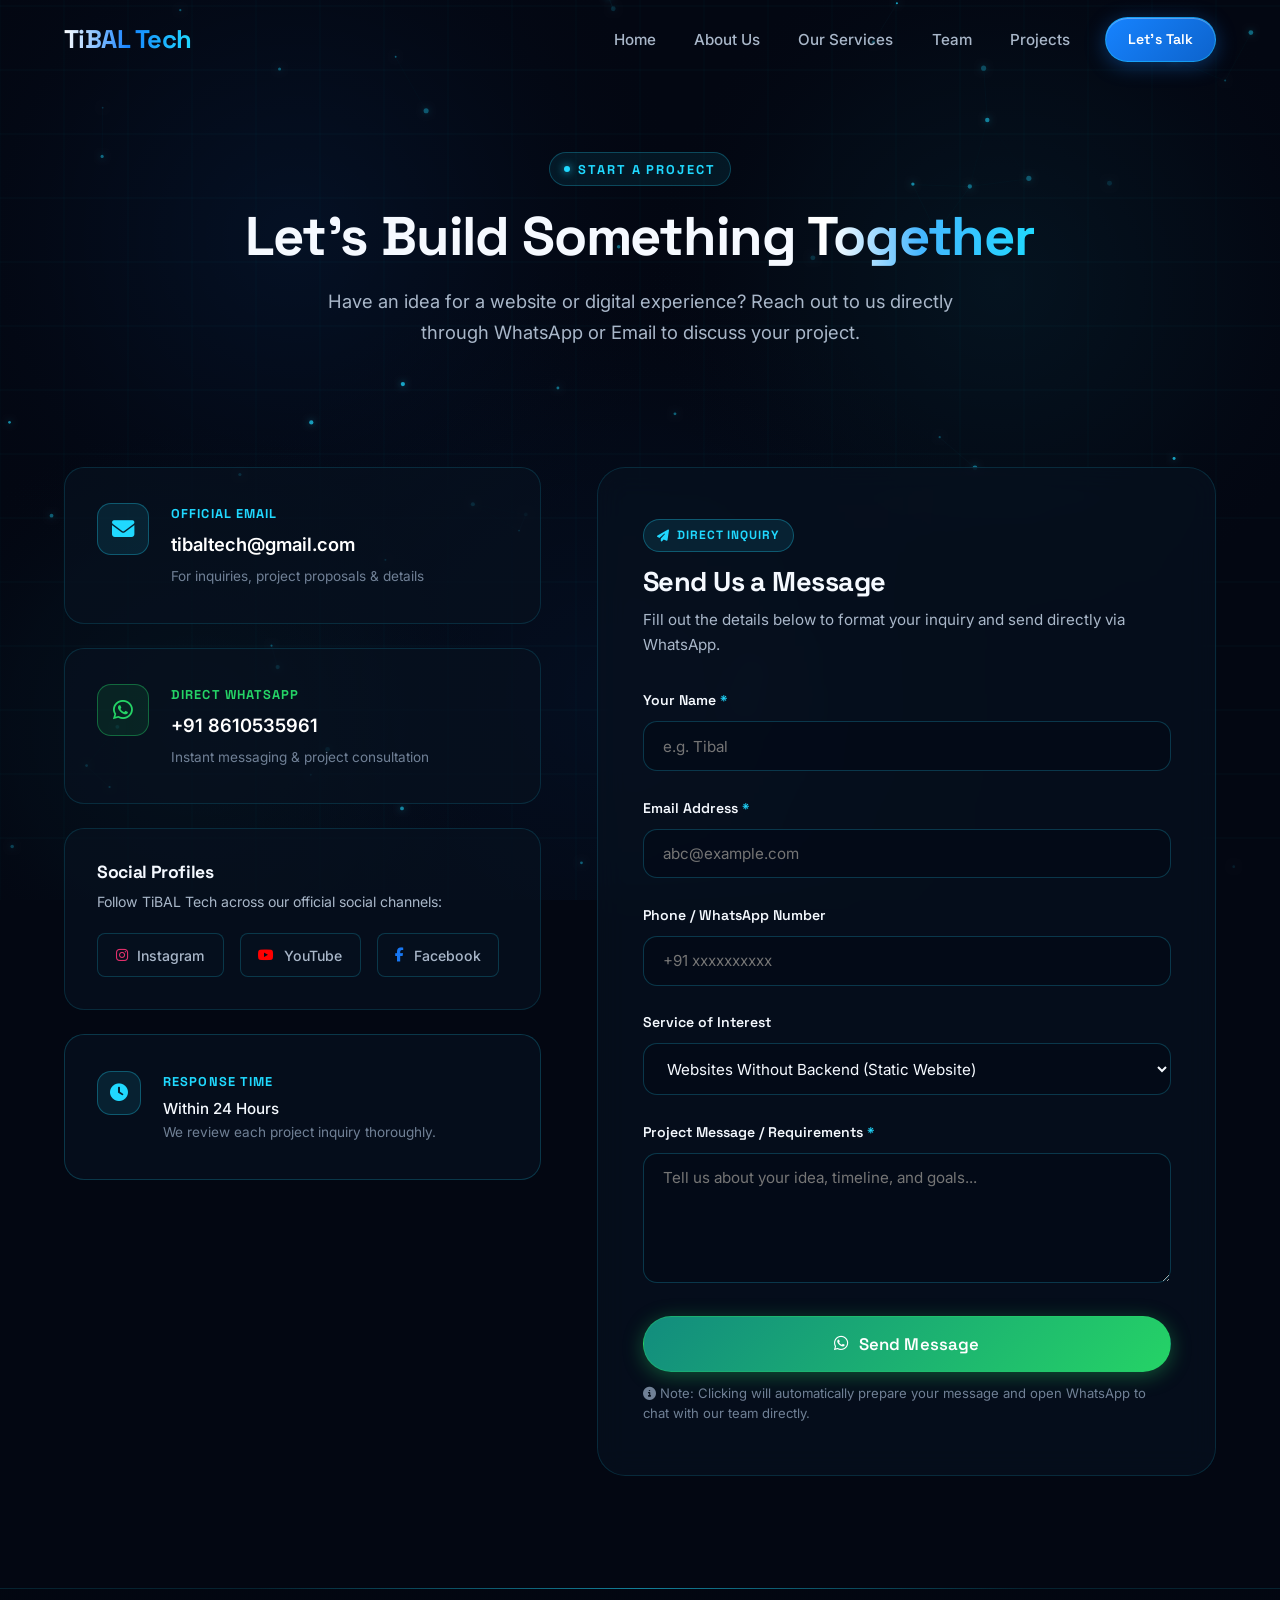
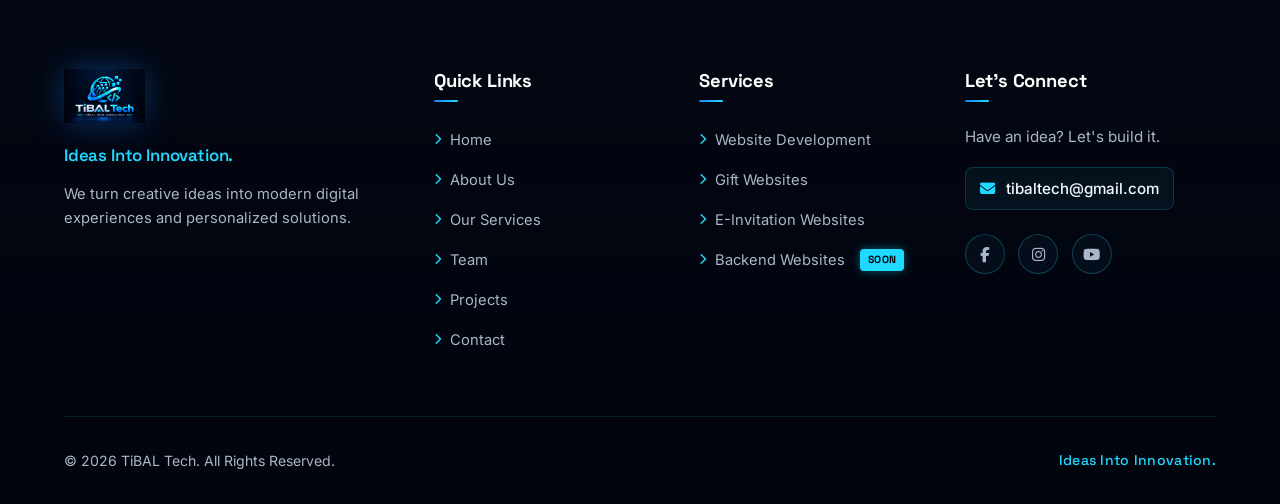
<file: contact.html>
<!DOCTYPE html>
<html lang="en">
<head>
  <meta charset="UTF-8">
  <meta name="viewport" content="width=device-width, initial-scale=1.0">
  <title>Contact Us — TiBAL Tech | Let's Build Something Together</title>
  <meta name="description" content="Reach out to TiBAl Tech via Email or WhatsApp to turn your web and digital ideas into innovation.">

  <!-- Google Fonts -->
  <link rel="preconnect" href="https://fonts.googleapis.com">
  <link rel="preconnect" href="https://fonts.gstatic.com" crossorigin>
  <link href="https://fonts.googleapis.com/css2?family=Inter:wght@300;400;500;600;700&family=Space+Grotesk:wght@400;500;600;700&display=swap" rel="stylesheet">

  <!-- Font Awesome 6 -->
  <link rel="stylesheet" href="https://cdnjs.cloudflare.com/ajax/libs/font-awesome/6.5.1/css/all.min.css">

  <!-- Stylesheets -->
  <link rel="stylesheet" href="css/contact.css">
  <link rel="stylesheet" href="css/footer.css">
</head>
<body>

  <!-- Animated Background Canvas -->
  <canvas id="bg-canvas"></canvas>

  <!-- Navbar (Text Only Brand, No Logo) -->
  <header class="navbar" id="navbar">
    <div class="container">
      <a href="index.html" class="nav-brand" aria-label="TiBAl Tech Home">TiBAL Tech</a>

      <nav aria-label="Primary Navigation">
        <ul class="nav-menu" id="nav-menu">
          <li class="nav-item"><a href="index.html" class="nav-link">Home</a></li>
          <li class="nav-item"><a href="about.html" class="nav-link">About Us</a></li>
          <li class="nav-item"><a href="services.html" class="nav-link">Our Services</a></li>
          <li class="nav-item"><a href="team.html" class="nav-link">Team</a></li>
          <li class="nav-item"><a href="projects.html" class="nav-link">Projects</a></li>
          <li class="nav-item"><a href="contact.html" class="btn btn-primary nav-cta">Let's Talk</a></li>
        </ul>
      </nav>

      <button class="nav-toggle" id="nav-toggle" aria-label="Toggle navigation menu" aria-expanded="false">
        <span></span>
        <span></span>
        <span></span>
      </button>
    </div>
  </header>

  <!-- Main Content -->
  <main id="main-content">

    <!-- Contact Hero -->
    <section class="subpage-hero" id="contact-hero">
      <div class="container">
        <div class="reveal">
          <span class="section-tag">START A PROJECT</span>
          <h1 class="section-title">Let's Build Something <span class="gradient-text">Together</span></h1>
          <p class="section-desc">Have an idea for a website or digital experience? Reach out to us directly through WhatsApp or Email to discuss your project.</p>
        </div>
      </div>
    </section>

    <!-- Contact Content Section -->
    <section class="contact-main-section" id="contact-content">
      <div class="container">
        <div class="contact-layout-grid">

          <!-- Left Column: Contact Channels -->
          <div class="contact-info-col reveal delay-1">

            <!-- Email Channel -->
            <div class="glass-card contact-info-card tilt-card">
              <div class="contact-channel-icon">
                <i class="fa-solid fa-envelope"></i>
              </div>
              <div class="contact-channel-details">
                <span class="channel-label">Official Email</span>
                <a href="mailto:tibaltech@gmail.com" class="channel-val">tibaltech@gmail.com</a>
                <span class="channel-hint">For inquiries, project proposals &amp; details</span>
              </div>
            </div>

            <!-- WhatsApp Channel -->
            <div class="glass-card contact-info-card tilt-card">
              <div class="contact-channel-icon" style="color: #25d366; border-color: rgba(37, 211, 102, 0.4); background: rgba(37, 211, 102, 0.1);">
                <i class="fa-brands fa-whatsapp"></i>
              </div>
              <div class="contact-channel-details">
                <span class="channel-label" style="color: #25d366;">Direct WhatsApp</span>
                <a href="https://wa.me/+918610535961" target="_blank" rel="noopener noreferrer" class="channel-val">+91 8610535961</a>
                <span class="channel-hint">Instant messaging &amp; project consultation</span>
              </div>
            </div>

            <!-- Social Connect Box -->
            <div class="glass-card contact-socials-box">
              <h4>Social Profiles</h4>
              <p>Follow TiBAL Tech across our official social channels:</p>
              <div class="socials-row">
                <a href="https://www.instagram.com/tibal_tech.off" target="_blank" rel="noopener noreferrer" class="social-link-btn">
                  <i class="fa-brands fa-instagram" style="color: #e1306c;"></i>
                  <span>Instagram</span>
                </a>
                <a href="https://www.youtube.com/@TiBALTech" target="_blank" rel="noopener noreferrer" class="social-link-btn">
                  <i class="fa-brands fa-youtube" style="color: #ff0000;"></i>
                  <span>YouTube</span>
                </a>
                <a href="https://www.facebook.com/people/Tibal-Tech/61595180819305/?sk=followers" target="_blank" rel="noopener noreferrer" class="social-link-btn">
                  <i class="fa-brands fa-facebook-f" style="color: #1877f2;"></i>
                  <span>Facebook</span>
                </a>
              </div>
            </div>

            <!-- Response Transparency Notice -->
            <div class="glass-card contact-info-card" style="border-color: rgba(32, 217, 255, 0.2);">
              <div class="contact-channel-icon" style="font-size: 1.1rem; width: 44px; height: 44px;">
                <i class="fa-solid fa-clock"></i>
              </div>
              <div class="contact-channel-details">
                <span class="channel-label">Response Time</span>
                <span style="color: var(--text-primary); font-weight: 500; font-size: 0.95rem;">Within 24 Hours</span>
                <span class="channel-hint">We review each project inquiry thoroughly.</span>
              </div>
            </div>

          </div>

          <!-- Right Column: Interactive Form -->
          <div class="glass-card contact-form-card reveal delay-2">
            <div class="contact-form-header">
              <span class="badge-pill" style="margin-bottom: 0.8rem;"><i class="fa-solid fa-paper-plane"></i> DIRECT INQUIRY</span>
              <h3>Send Us a Message</h3>
              <p>Fill out the details below to format your inquiry and send directly via WhatsApp.</p>
            </div>

            <form id="contact-form" novalidate>
              <!-- Name Field -->
              <div class="form-group">
                <label for="name" class="form-label">Your Name <span class="req">*</span></label>
                <input type="text" id="name" name="name" class="form-input" placeholder="e.g. Tibal" required>
              </div>

              <!-- Email Field -->
              <div class="form-group">
                <label for="email" class="form-label">Email Address <span class="req">*</span></label>
                <input type="email" id="email" name="email" class="form-input" placeholder="abc@example.com" required>
              </div>

              <!-- Phone Field -->
              <div class="form-group">
                <label for="phone" class="form-label">Phone / WhatsApp Number</label>
                <input type="tel" id="phone" name="phone" class="form-input" placeholder="+91 xxxxxxxxxx">
              </div>

              <!-- Service Dropdown -->
              <div class="form-group">
                <label for="service" class="form-label">Service of Interest</label>
                <select id="service" name="service" class="form-select">
                  <option value="Websites Without Backend">Websites Without Backend (Static Website)</option>
                  <option value="Gift Websites">Gift Websites (Personalized Experience)</option>
                  <option value="E-Invitation Websites">E-Invitation Websites (Celebrations &amp; Events)</option>
                  <option value="Backend Websites Waitlist">Websites With Backend (Coming Soon / Waitlist)</option>
                  <option value="General Tech Inquiry">General Technology Consultation</option>
                </select>
              </div>

              <!-- Message Field -->
              <div class="form-group">
                <label for="message" class="form-label">Project Message / Requirements <span class="req">*</span></label>
                <textarea id="message" name="message" class="form-textarea" placeholder="Tell us about your idea, timeline, and goals..." required></textarea>
              </div>

              <!-- Submit Button -->
              <button type="submit" class="btn btn-whatsapp-send">
                <i class="fa-brands fa-whatsapp"></i>
                <span>Send Message</span>
              </button>

              <p class="form-notice">
                <i class="fa-solid fa-circle-info"></i> Note: Clicking will automatically prepare your message and open WhatsApp to chat with our team directly.
              </p>
            </form>
          </div>

        </div>
      </div>
    </section>

  </main>

  <!-- Shared Footer -->
  <footer class="site-footer">
    <div class="container">
      <div class="footer-grid">
        <!-- Column 1 — Brand -->
        <div class="footer-col-brand">
          <img src="assets/logo.png" alt="TiBAl Tech Official Logo" class="footer-logo-img">
          <div class="footer-slogan">Ideas Into Innovation.</div>
          <p class="footer-desc">
            We turn creative ideas into modern digital experiences and personalized solutions.
          </p>
        </div>

        <!-- Column 2 — Quick Links -->
        <div class="footer-col-links">
          <h4 class="footer-col-title">Quick Links</h4>
          <ul class="footer-links">
            <li><a href="index.html"><i class="fa-solid fa-chevron-right"></i> Home</a></li>
            <li><a href="about.html"><i class="fa-solid fa-chevron-right"></i> About Us</a></li>
            <li><a href="services.html"><i class="fa-solid fa-chevron-right"></i> Our Services</a></li>
            <li><a href="team.html"><i class="fa-solid fa-chevron-right"></i> Team</a></li>
            <li><a href="projects.html"><i class="fa-solid fa-chevron-right"></i> Projects</a></li>
            <li><a href="contact.html"><i class="fa-solid fa-chevron-right"></i> Contact</a></li>
          </ul>
        </div>

        <!-- Column 3 — Services -->
        <div class="footer-col-services">
          <h4 class="footer-col-title">Services</h4>
          <ul class="footer-links">
            <li><a href="services.html#static-websites"><i class="fa-solid fa-chevron-right"></i> Website Development</a></li>
            <li><a href="services.html#gift-websites"><i class="fa-solid fa-chevron-right"></i> Gift Websites</a></li>
            <li><a href="services.html#invitation-websites"><i class="fa-solid fa-chevron-right"></i> E-Invitation Websites</a></li>
            <li>
              <a href="services.html#backend-websites">
                <i class="fa-solid fa-chevron-right"></i> Backend Websites <span class="footer-badge-soon">SOON</span>
              </a>
            </li>
          </ul>
        </div>

        <!-- Column 4 — Let's Connect -->
        <div class="footer-col-connect">
          <h4 class="footer-col-title">Let's Connect</h4>
          <p class="footer-connect-text">Have an idea? Let's build it.</p>
          <a href="mailto:tibaltech@gmail.com" class="footer-email-link">
            <i class="fa-solid fa-envelope"></i>
            <span>tibaltech@gmail.com</span>
          </a>
          <div class="footer-socials">
            <a href="https://www.facebook.com/people/Tibal-Tech/61595180819305/?sk=followers" target="_blank" rel="noopener noreferrer" class="footer-social-btn" aria-label="TiBAl Tech on Facebook">
              <i class="fa-brands fa-facebook-f"></i>
            </a>
            <a href="https://www.instagram.com/tibal_tech.off" target="_blank" rel="noopener noreferrer" class="footer-social-btn" aria-label="TiBAl Tech on Instagram">
              <i class="fa-brands fa-instagram"></i>
            </a>
            <a href="https://www.youtube.com/@TiBALTech" target="_blank" rel="noopener noreferrer" class="footer-social-btn" aria-label="TiBAl Tech on YouTube">
              <i class="fa-brands fa-youtube"></i>
            </a>
          </div>
        </div>
      </div>

      <!-- Footer Bottom -->
      <div class="footer-separator"></div>
      <div class="footer-bottom">
        <div class="footer-bottom-copy">
          &copy; 2026 TiBAL Tech. All Rights Reserved.
        </div>
        <div class="footer-bottom-slogan">
          Ideas Into Innovation.
        </div>
      </div>
    </div>
  </footer>

  <!-- Back to Top Button -->
  <button id="back-to-top" aria-label="Scroll back to top of page">
    <i class="fa-solid fa-chevron-up"></i>
  </button>

  <!-- JavaScript Files -->
  <script src="js/background.js"></script>
  <script src="js/script.js"></script>

  <!-- URL parameter handler for service pre-selection -->
  <script>
    document.addEventListener('DOMContentLoaded', () => {
      const urlParams = new URLSearchParams(window.location.search);
      const serviceParam = urlParams.get('service');
      if (serviceParam) {
        const select = document.getElementById('service');
        if (select) {
          for (let i = 0; i < select.options.length; i++) {
            if (select.options[i].value === serviceParam || select.options[i].text.includes(serviceParam)) {
              select.selectedIndex = i;
              break;
            }
          }
        }
      }
    });
  </script>
</body>
</html>
</file>
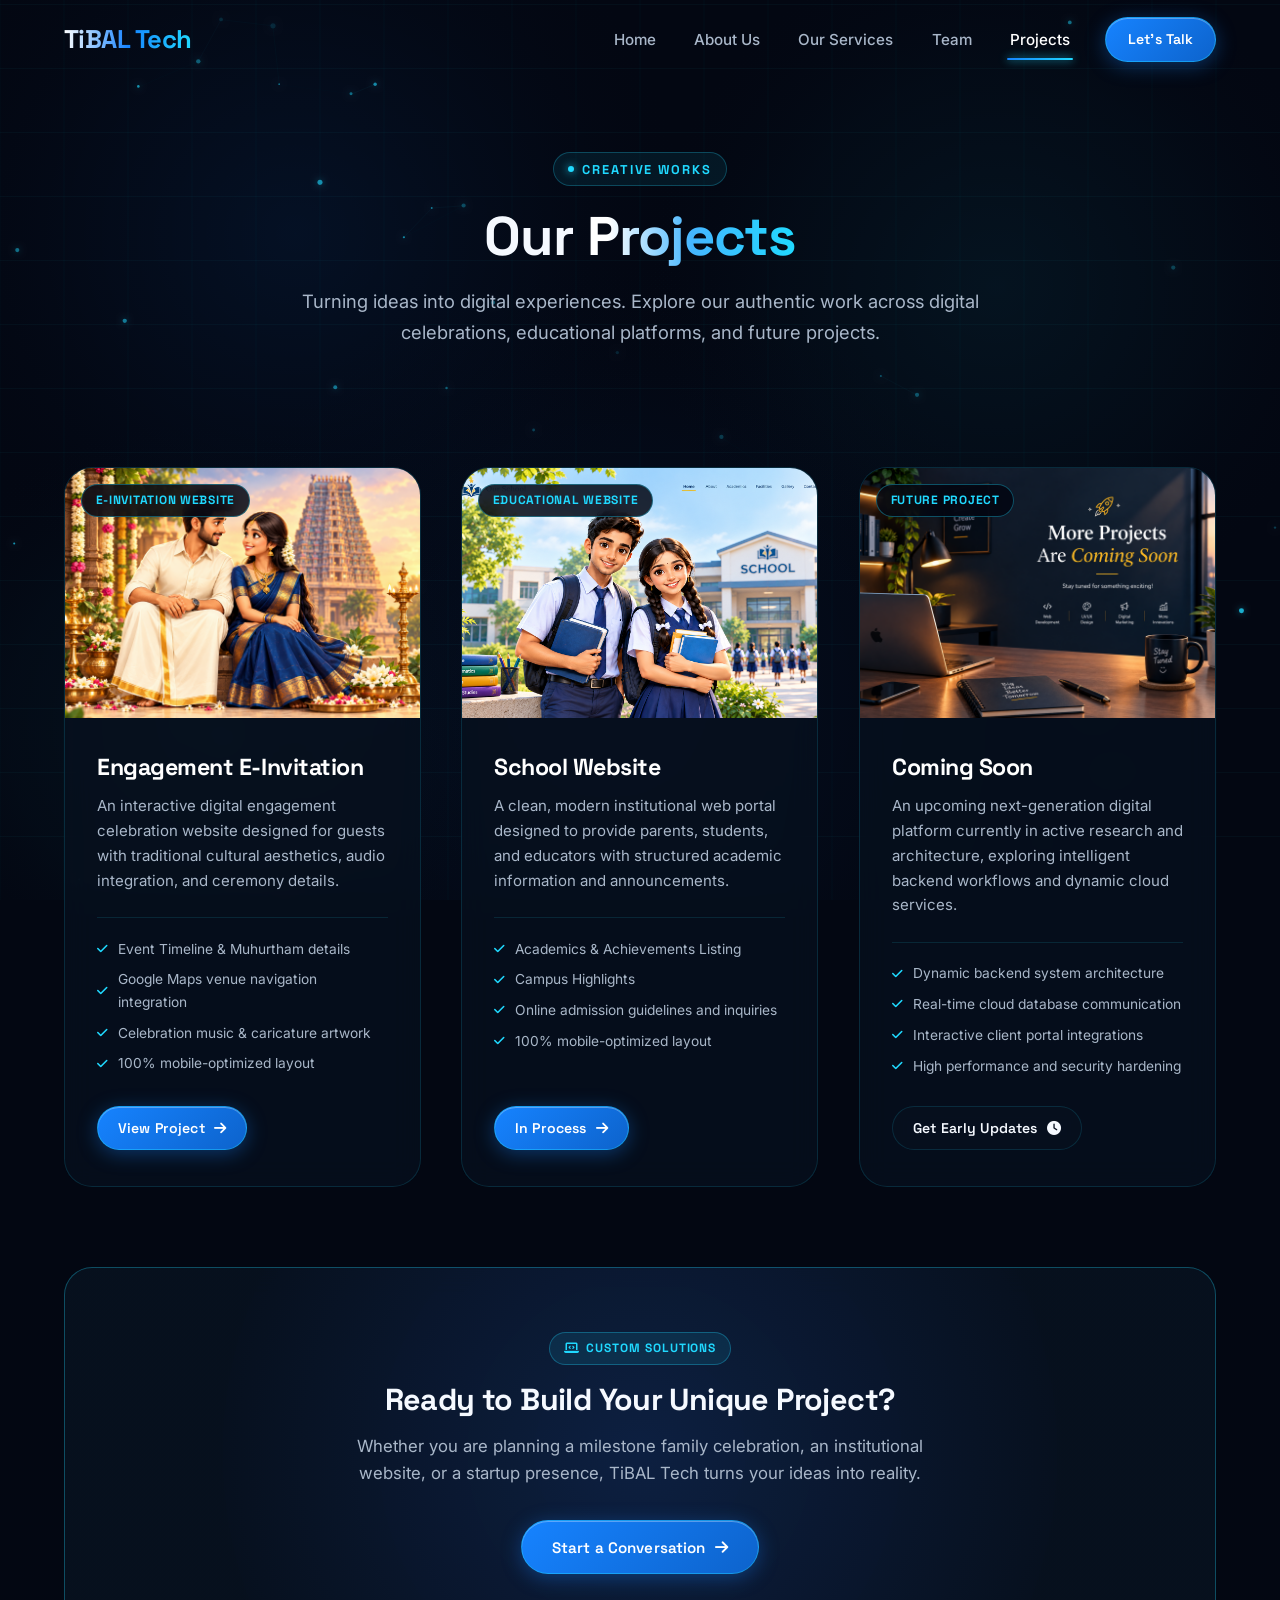
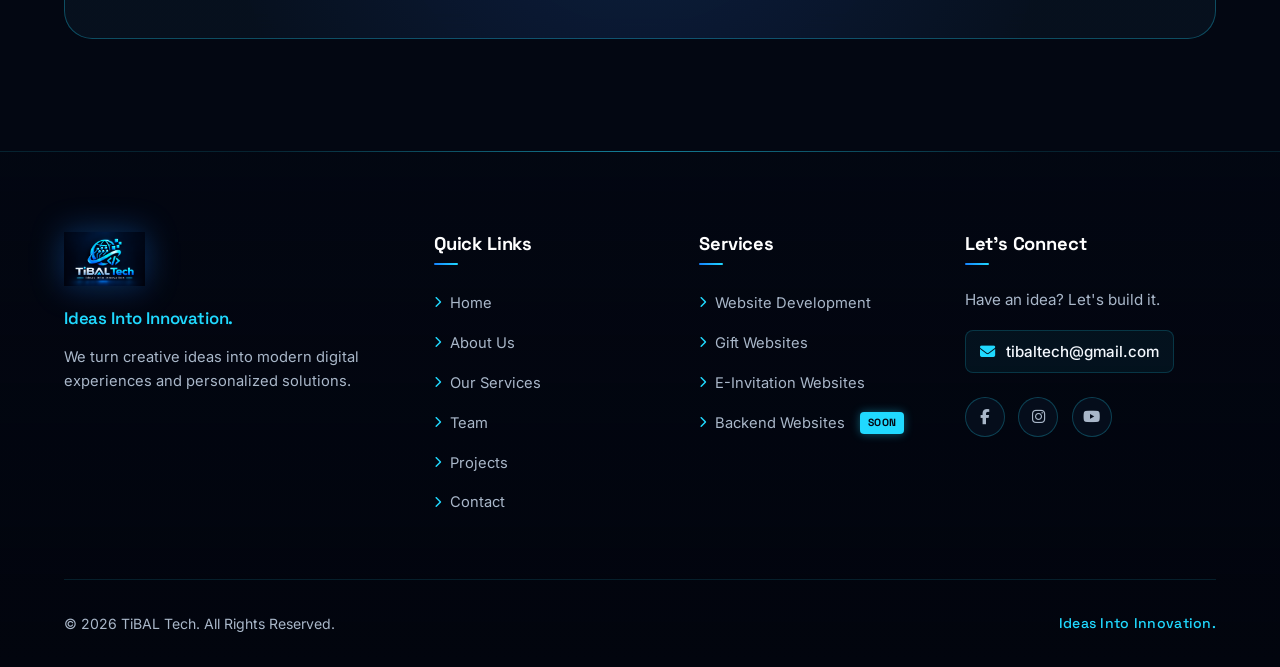
<file: projects.html>
<!DOCTYPE html>
<html lang="en">
<head>
  <meta charset="UTF-8">
  <meta name="viewport" content="width=device-width, initial-scale=1.0">
  <title>Our Projects — TiBAL Tech | Ideas Into Innovation</title>
  <meta name="description" content="Explore our authentic projects: NaveenKumar & Sona E-Invitation, Educational School Website, and future digital systems.">

  <!-- Google Fonts -->
  <link rel="preconnect" href="https://fonts.googleapis.com">
  <link rel="preconnect" href="https://fonts.gstatic.com" crossorigin>
  <link href="https://fonts.googleapis.com/css2?family=Inter:wght@300;400;500;600;700&family=Space+Grotesk:wght@400;500;600;700&display=swap" rel="stylesheet">

  <!-- Font Awesome 6 -->
  <link rel="stylesheet" href="https://cdnjs.cloudflare.com/ajax/libs/font-awesome/6.5.1/css/all.min.css">

  <!-- Stylesheets -->
  <link rel="stylesheet" href="css/projects.css">
  <link rel="stylesheet" href="css/footer.css">
</head>
<body>

  <!-- Animated Background Canvas -->
  <canvas id="bg-canvas"></canvas>

  <!-- Navbar (Text Only Brand, No Logo) -->
  <header class="navbar" id="navbar">
    <div class="container">
      <a href="index.html" class="nav-brand" aria-label="TiBAl Tech Home">TiBAL Tech</a>

      <nav aria-label="Primary Navigation">
        <ul class="nav-menu" id="nav-menu">
          <li class="nav-item"><a href="index.html" class="nav-link">Home</a></li>
          <li class="nav-item"><a href="about.html" class="nav-link">About Us</a></li>
          <li class="nav-item"><a href="services.html" class="nav-link">Our Services</a></li>
          <li class="nav-item"><a href="team.html" class="nav-link">Team</a></li>
          <li class="nav-item"><a href="projects.html" class="nav-link active">Projects</a></li>
          <li class="nav-item"><a href="contact.html" class="btn btn-primary nav-cta">Let's Talk</a></li>
        </ul>
      </nav>

      <button class="nav-toggle" id="nav-toggle" aria-label="Toggle navigation menu" aria-expanded="false">
        <span></span>
        <span></span>
        <span></span>
      </button>
    </div>
  </header>

  <!-- Main Content -->
  <main id="main-content">

    <!-- Projects Hero -->
    <section class="subpage-hero" id="projects-hero">
      <div class="container">
        <div class="reveal">
          <span class="section-tag">Creative Works</span>
          <h1 class="section-title">Our <span class="gradient-text">Projects</span></h1>
          <p class="section-desc">Turning ideas into digital experiences. Explore our authentic work across digital celebrations, educational platforms, and future projects.</p>
        </div>
      </div>
    </section>

    <!-- Projects Main Section -->
    <section class="projects-main-section" id="projects-list">
      <div class="container">

        <!-- Projects Grid -->
        <div class="projects-grid">

          <!-- Project 1: NaveenKumar & Sona -->
          <article class="glass-card project-card reveal delay-1 tilt-card" data-category="e-invitation">
            <div class="project-img-container">
              <span class="project-overlay-badge">E-Invitation Website</span>
              <img src="assets/projects/Engagement.png" alt="NaveenKumar &amp; Sona Ring Exchange Ceremony Photo" loading="lazy">
            </div>
            <div class="project-details">
              <h3>Engagement E-Invitation</h3>
              <p>
                An interactive digital engagement celebration website designed for guests with traditional cultural aesthetics, audio integration, and ceremony details.
              </p>
              <ul class="project-meta-list">
                <li><i class="fa-solid fa-check"></i> Event Timeline &amp; Muhurtham details</li>
                <li><i class="fa-solid fa-check"></i> Google Maps venue navigation integration</li>
                <li><i class="fa-solid fa-check"></i> Celebration music &amp; caricature artwork</li>
                <li><i class="fa-solid fa-check"></i> 100% mobile-optimized layout</li>
              </ul>
              <div class="project-footer-row">
                <a href="https://engagement-invitation-psi-seven.vercel.app/" class="btn btn-primary btn-project-action">
                  <span>View Project</span>
                  <i class="fa-solid fa-arrow-right"></i>
                </a>
              </div>
            </div>
          </article>

          <!-- Project 2: School Website -->
          <article class="glass-card project-card reveal delay-2 tilt-card" data-category="educational">
            <div class="project-img-container">
              <span class="project-overlay-badge">Educational Website</span>
              <img src="assets/projects/School.png" alt="Educational School Website Portal Preview" loading="lazy">
            </div>
            <div class="project-details">
              <h3>School Website</h3>
              <p>
                A clean, modern institutional web portal designed to provide parents, students, and educators with structured academic information and announcements.
              </p>
              <ul class="project-meta-list">
                <li><i class="fa-solid fa-check"></i> Academics & Achievements Listing</li>
                <li><i class="fa-solid fa-check"></i> Campus Highlights</li>
                <li><i class="fa-solid fa-check"></i> Online admission guidelines and inquiries</li>
                <li><i class="fa-solid fa-check"></i> 100% mobile-optimized layout</li>
              </ul>
              <div class="project-footer-row">
                <a href="contact.html?service=Websites%20Without%20Backend" class="btn btn-primary btn-project-action">
                  <span>In Process</span>
                  <i class="fa-solid fa-arrow-right"></i>
                </a>
              </div>
            </div>
          </article>

          <!-- Project 3: Coming Soon -->
          <article class="glass-card project-card reveal delay-3 tilt-card" data-category="future">
            <div class="project-img-container">
              <span class="project-overlay-badge">Future Project</span>
              <img src="assets/projects/More.png" alt="Coming Soon Future Technology Project Preview" loading="lazy">
            </div>
            <div class="project-details">
              <h3>Coming Soon</h3>
              <p>
                An upcoming next-generation digital platform currently in active research and architecture, exploring intelligent backend workflows and dynamic cloud services.
              </p>
              <ul class="project-meta-list">
                <li><i class="fa-solid fa-check"></i> Dynamic backend system architecture</li>
                <li><i class="fa-solid fa-check"></i> Real-time cloud database communication</li>
                <li><i class="fa-solid fa-check"></i> Interactive client portal integrations</li>
                <li><i class="fa-solid fa-check"></i> High performance and security hardening</li>
              </ul>
              <div class="project-footer-row">
                <a href="contact.html?service=Backend%20Websites%20Waitlist" class="btn btn-secondary btn-project-action">
                  <span>Get Early Updates</span>
                  <i class="fa-solid fa-clock"></i>
                </a>
              </div>
            </div>
          </article>

        </div>

        <!-- Project Callout CTA -->
        <div class="glass-card projects-cta-box reveal delay-2">
          <span class="badge-pill" style="margin-bottom: 1rem;"><i class="fa-solid fa-laptop-code"></i> CUSTOM SOLUTIONS</span>
          <h3>Ready to Build Your Unique Project?</h3>
          <p>
            Whether you are planning a milestone family celebration, an institutional website, or a startup presence, TiBAL Tech turns your ideas into reality.
          </p>
          <a href="contact.html" class="btn btn-primary">
            <span>Start a Conversation</span>
            <i class="fa-solid fa-arrow-right"></i>
          </a>
        </div>

      </div>
    </section>

  </main>

  <!-- Shared Footer -->
  <footer class="site-footer">
    <div class="container">
      <div class="footer-grid">
        <!-- Column 1 — Brand -->
        <div class="footer-col-brand">
          <img src="assets/logo.png" alt="TiBAl Tech Official Logo" class="footer-logo-img">
          <div class="footer-slogan">Ideas Into Innovation.</div>
          <p class="footer-desc">
            We turn creative ideas into modern digital experiences and personalized solutions.
          </p>
        </div>

        <!-- Column 2 — Quick Links -->
        <div class="footer-col-links">
          <h4 class="footer-col-title">Quick Links</h4>
          <ul class="footer-links">
            <li><a href="index.html"><i class="fa-solid fa-chevron-right"></i> Home</a></li>
            <li><a href="about.html"><i class="fa-solid fa-chevron-right"></i> About Us</a></li>
            <li><a href="services.html"><i class="fa-solid fa-chevron-right"></i> Our Services</a></li>
            <li><a href="team.html"><i class="fa-solid fa-chevron-right"></i> Team</a></li>
            <li><a href="projects.html"><i class="fa-solid fa-chevron-right"></i> Projects</a></li>
            <li><a href="contact.html"><i class="fa-solid fa-chevron-right"></i> Contact</a></li>
          </ul>
        </div>

        <!-- Column 3 — Services -->
        <div class="footer-col-services">
          <h4 class="footer-col-title">Services</h4>
          <ul class="footer-links">
            <li><a href="services.html#static-websites"><i class="fa-solid fa-chevron-right"></i> Website Development</a></li>
            <li><a href="services.html#gift-websites"><i class="fa-solid fa-chevron-right"></i> Gift Websites</a></li>
            <li><a href="services.html#invitation-websites"><i class="fa-solid fa-chevron-right"></i> E-Invitation Websites</a></li>
            <li>
              <a href="services.html#backend-websites">
                <i class="fa-solid fa-chevron-right"></i> Backend Websites <span class="footer-badge-soon">SOON</span>
              </a>
            </li>
          </ul>
        </div>

        <!-- Column 4 — Let's Connect -->
        <div class="footer-col-connect">
          <h4 class="footer-col-title">Let's Connect</h4>
          <p class="footer-connect-text">Have an idea? Let's build it.</p>
          <a href="mailto:tibaltech@gmail.com" class="footer-email-link">
            <i class="fa-solid fa-envelope"></i>
            <span>tibaltech@gmail.com</span>
          </a>
          <div class="footer-socials">
            <a href="https://www.facebook.com/people/Tibal-Tech/61595180819305/?sk=followers" target="_blank" rel="noopener noreferrer" class="footer-social-btn" aria-label="TiBAl Tech on Facebook">
              <i class="fa-brands fa-facebook-f"></i>
            </a>
            <a href="https://www.instagram.com/tibal_tech.off" target="_blank" rel="noopener noreferrer" class="footer-social-btn" aria-label="TiBAl Tech on Instagram">
              <i class="fa-brands fa-instagram"></i>
            </a>
            <a href="https://www.youtube.com/@TiBALTech" target="_blank" rel="noopener noreferrer" class="footer-social-btn" aria-label="TiBAl Tech on YouTube">
              <i class="fa-brands fa-youtube"></i>
            </a>
          </div>
        </div>
      </div>

      <!-- Footer Bottom -->
      <div class="footer-separator"></div>
      <div class="footer-bottom">
        <div class="footer-bottom-copy">
          &copy; 2026 TiBAL Tech. All Rights Reserved.
        </div>
        <div class="footer-bottom-slogan">
          Ideas Into Innovation.
        </div>
      </div>
    </div>
  </footer>

  <!-- Back to Top Button -->
  <button id="back-to-top" aria-label="Scroll back to top of page">
    <i class="fa-solid fa-chevron-up"></i>
  </button>

  <!-- JavaScript Files -->
  <script src="js/background.js"></script>
  <script src="js/script.js"></script>
</body>
</html>
</file>
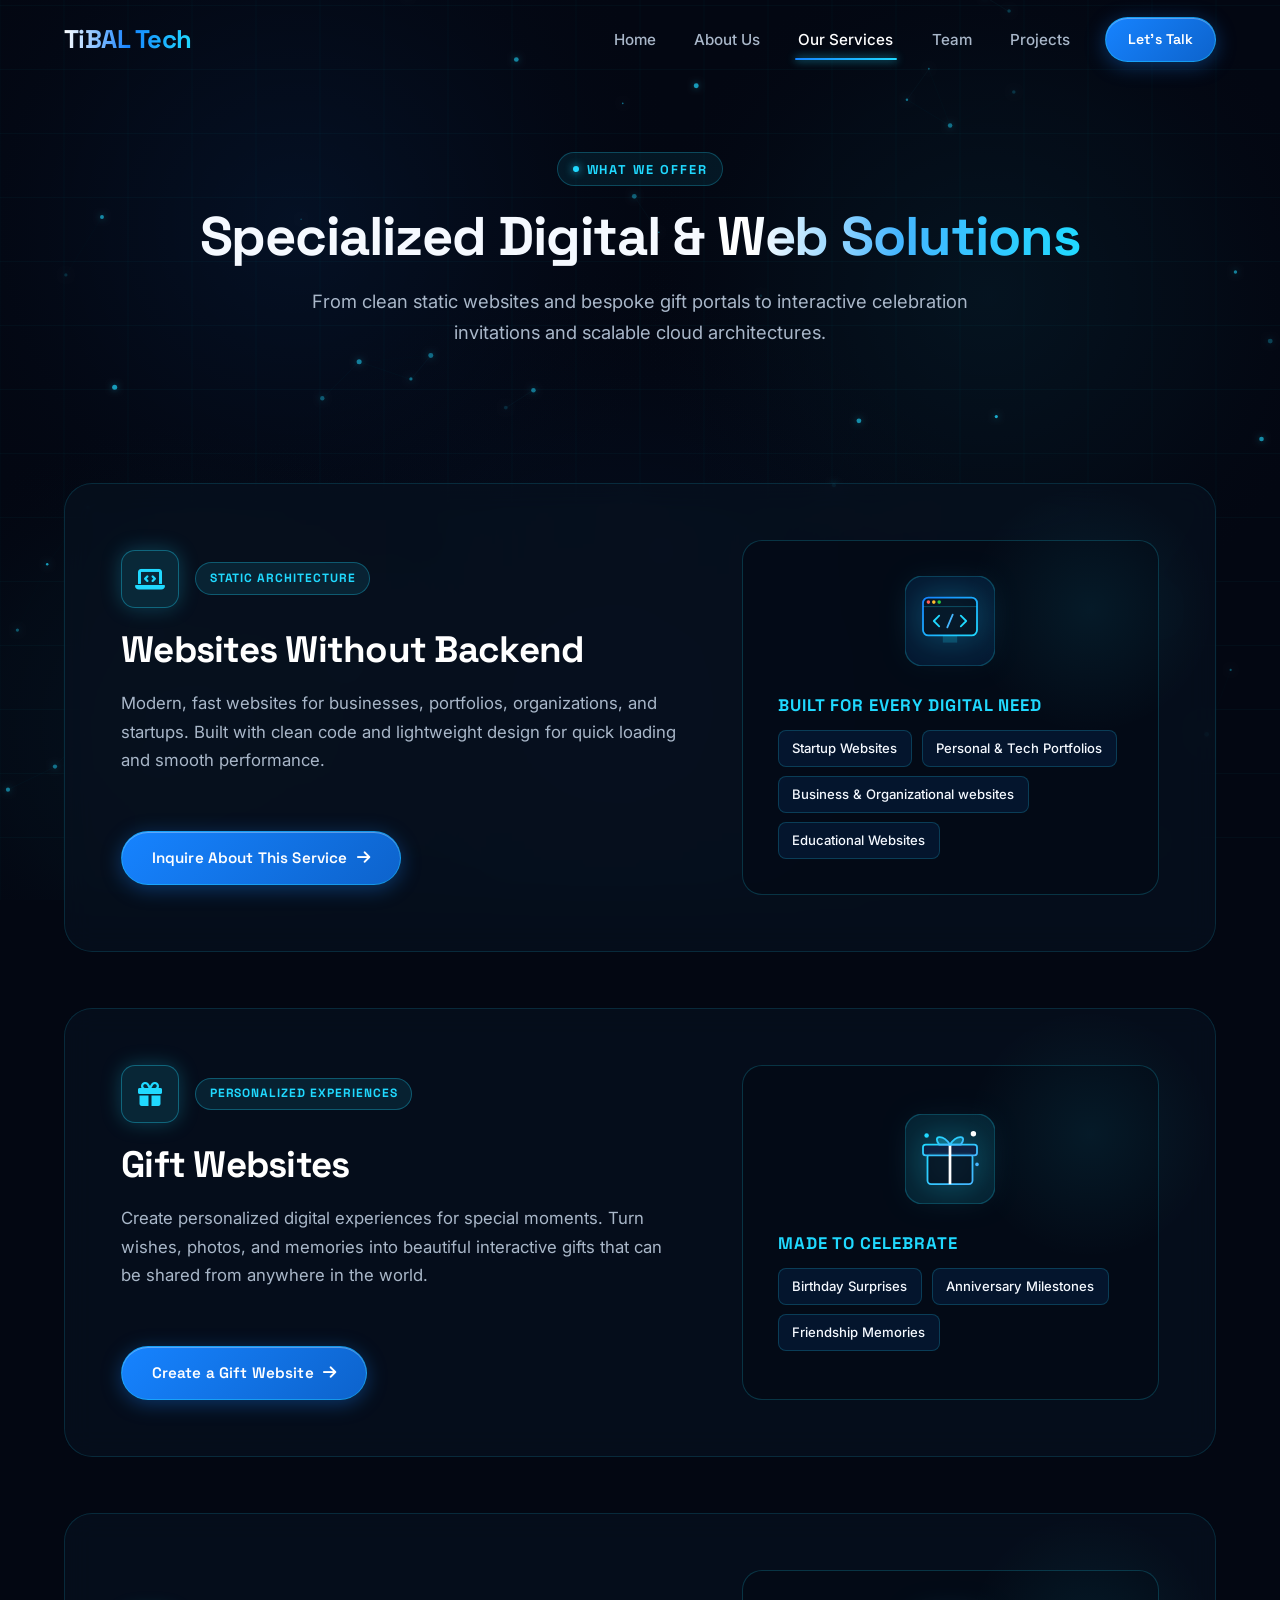
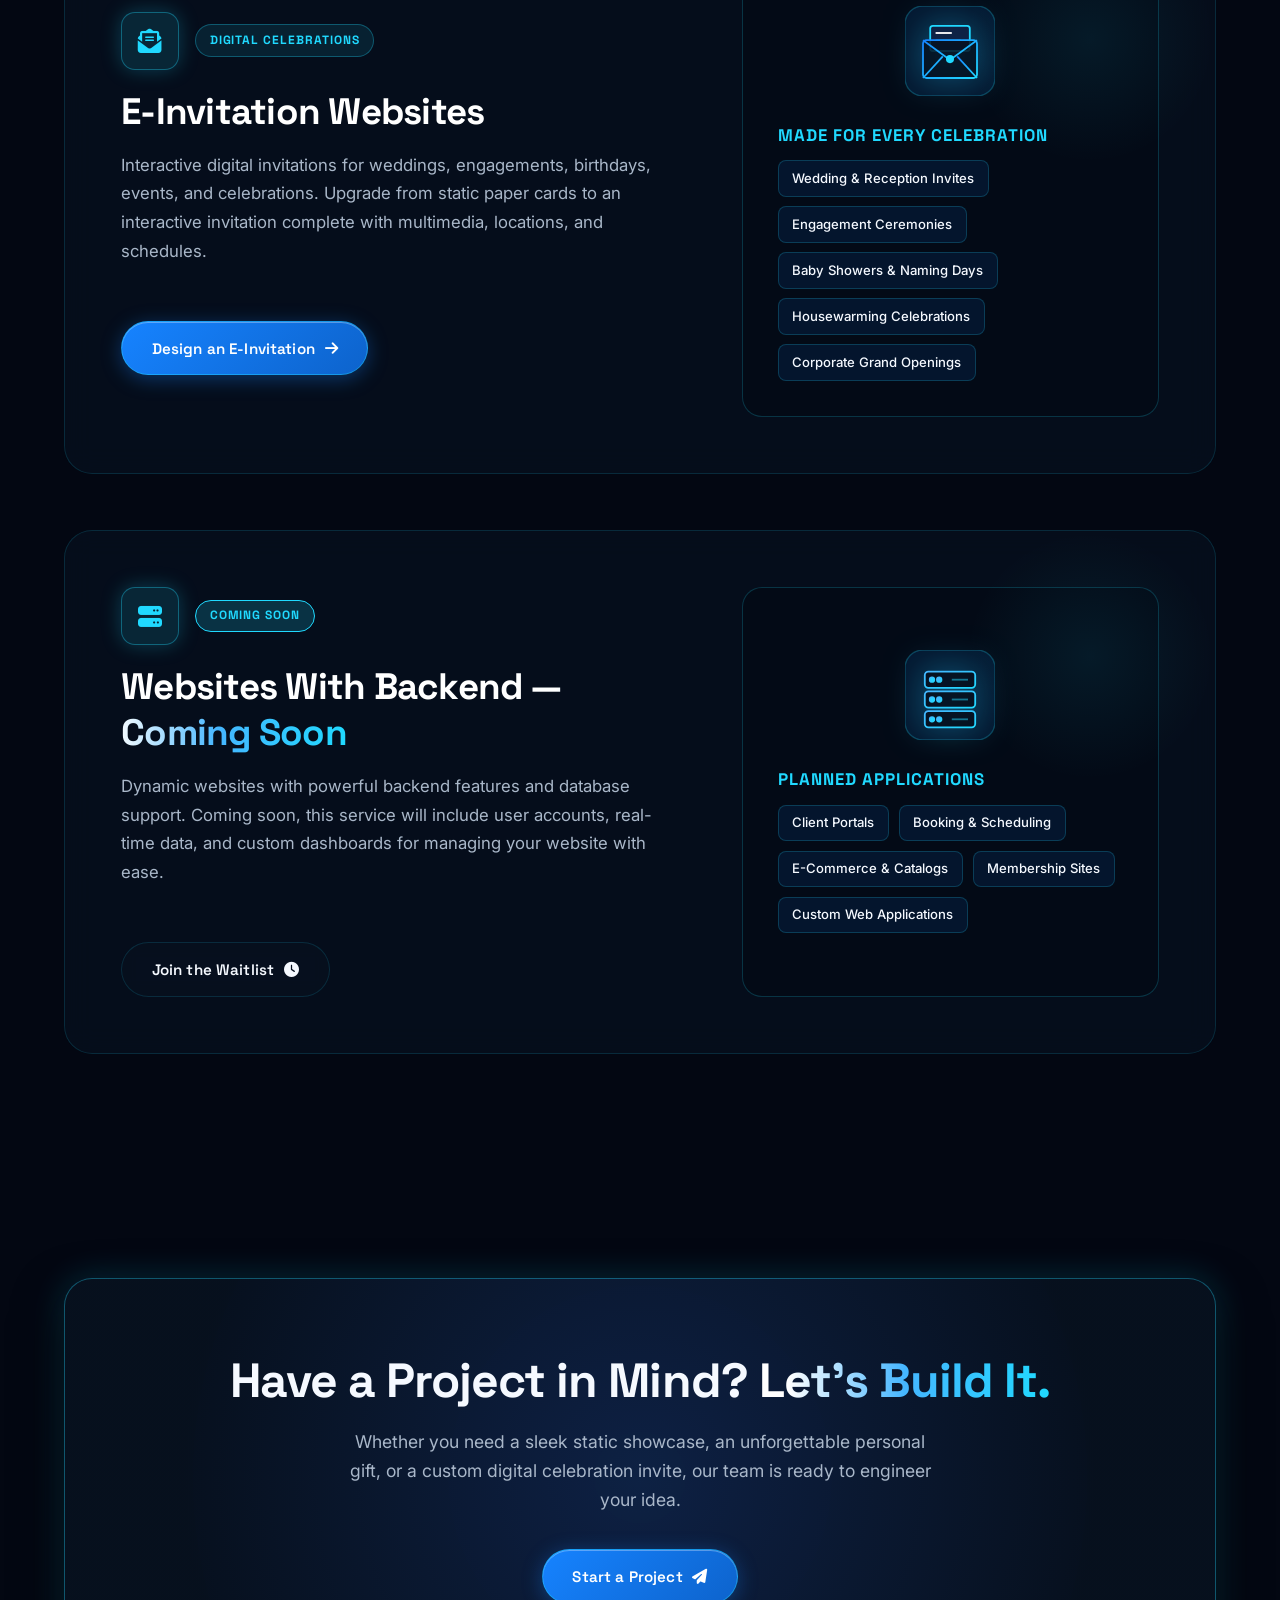
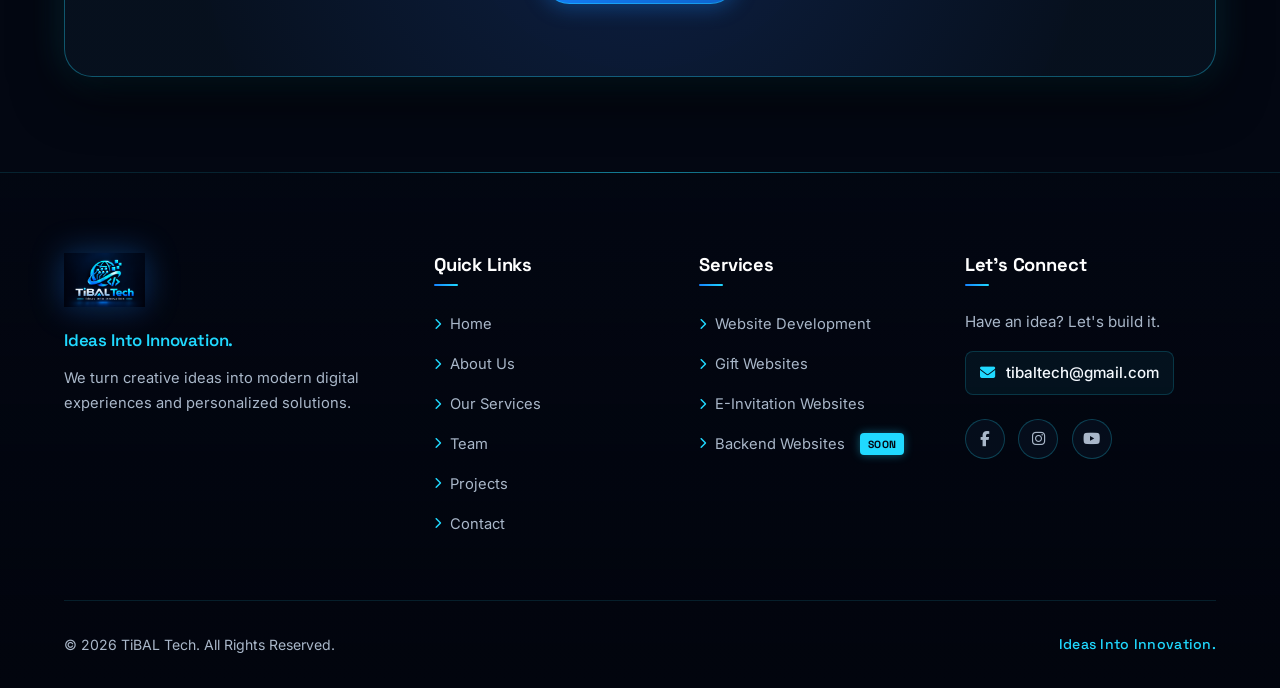
<file: services.html>
<!DOCTYPE html>
<html lang="en">
<head>
  <meta charset="UTF-8">
  <meta name="viewport" content="width=device-width, initial-scale=1.0">
  <title>Our Services — TiBAL Tech | Modern Web &amp; Digital Solutions</title>
  <meta name="description" content="Explore TiBAl Tech services: modern static websites without backend, personalized gift websites, interactive e-invitations, and future dynamic backend systems.">

  <!-- Google Fonts -->
  <link rel="preconnect" href="https://fonts.googleapis.com">
  <link rel="preconnect" href="https://fonts.gstatic.com" crossorigin>
  <link href="https://fonts.googleapis.com/css2?family=Inter:wght@300;400;500;600;700&family=Space+Grotesk:wght@400;500;600;700&display=swap" rel="stylesheet">

  <!-- Font Awesome 6 -->
  <link rel="stylesheet" href="https://cdnjs.cloudflare.com/ajax/libs/font-awesome/6.5.1/css/all.min.css">

  <!-- Stylesheets -->
  <link rel="stylesheet" href="css/services.css">
  <link rel="stylesheet" href="css/footer.css">
</head>
<body>

  <!-- Animated Background Canvas -->
  <canvas id="bg-canvas"></canvas>

  <!-- Navbar (Text Only Brand, No Logo) -->
  <header class="navbar" id="navbar">
    <div class="container">
      <a href="index.html" class="nav-brand" aria-label="TiBAl Tech Home">TiBAL Tech</a>

      <nav aria-label="Primary Navigation">
        <ul class="nav-menu" id="nav-menu">
          <li class="nav-item"><a href="index.html" class="nav-link">Home</a></li>
          <li class="nav-item"><a href="about.html" class="nav-link">About Us</a></li>
          <li class="nav-item"><a href="services.html" class="nav-link active">Our Services</a></li>
          <li class="nav-item"><a href="team.html" class="nav-link">Team</a></li>
          <li class="nav-item"><a href="projects.html" class="nav-link">Projects</a></li>
          <li class="nav-item"><a href="contact.html" class="btn btn-primary nav-cta">Let's Talk</a></li>
        </ul>
      </nav>

      <button class="nav-toggle" id="nav-toggle" aria-label="Toggle navigation menu" aria-expanded="false">
        <span></span>
        <span></span>
        <span></span>
      </button>
    </div>
  </header>

  <!-- Main Content -->
  <main id="main-content">

    <!-- Services Hero -->
    <section class="subpage-hero" id="services-hero">
      <div class="container">
        <div class="reveal">
          <span class="section-tag">WHAT WE OFFER</span>
          <h1 class="section-title">Specialized Digital &amp; <span class="gradient-text">Web Solutions</span></h1>
          <p class="section-desc">From clean static websites and bespoke gift portals to interactive celebration invitations and scalable cloud architectures.</p>
        </div>
      </div>
    </section>

    <!-- Services Main Section with 4 Large Cards -->
    <section class="services-main-section" id="services-grid">
      <div class="container">
        <div class="services-list">

          <!-- 1. Websites Without Backend -->
          <div class="glass-card service-card-large reveal delay-1 tilt-card" id="static-websites">
            <div class="service-info">
              <div class="service-header-row">
                <div class="service-icon-box">
                  <i class="fa-solid fa-laptop-code"></i>
                </div>
                <span class="badge-pill">STATIC ARCHITECTURE</span>
              </div>
              <h2>Websites Without Backend</h2>
              <p class="service-lead">
                Modern, fast websites for businesses, portfolios, organizations, and startups. Built with clean code and lightweight design for quick loading and smooth performance.
              </p>

              <div class="service-action-row">
                <a href="contact.html?service=Websites%20Without%20Backend" class="btn btn-primary">
                  <span>Inquire About This Service</span>
                  <i class="fa-solid fa-arrow-right"></i>
                </a>
              </div>
            </div>

            <!-- Visual / Use Cases Box -->
            <div class="service-visual-box">
              <img src="assets/services/static_web.svg" alt="Static Websites Service Icon" class="service-svg-wrapper">
              <div class="service-usecases-block">
                <h3>Built for Every Digital Need</h3>
                <div class="use-case-tags">
                  <span class="use-case-tag">Startup Websites</span>
                  <span class="use-case-tag">Personal &amp; Tech Portfolios</span>
                  <span class="use-case-tag">Business & Organizational websites</span>
                  <span class="use-case-tag">Educational Websites</span>
                </div>
              </div>
            </div>
          </div>

          <!-- 2. Gift Websites -->
          <div class="glass-card service-card-large reveal delay-2 tilt-card" id="gift-websites">
            <div class="service-info">
              <div class="service-header-row">
                <div class="service-icon-box">
                  <i class="fa-solid fa-gift"></i>
                </div>
                <span class="badge-pill">PERSONALIZED EXPERIENCES</span>
              </div>
              <h2>Gift Websites</h2>
              <p class="service-lead">
                Create personalized digital experiences for special moments. Turn wishes, photos, and memories into beautiful interactive gifts that can be shared from anywhere in the world.
              </p>

              <div class="service-action-row">
                <a href="contact.html?service=Gift%20Websites" class="btn btn-primary">
                  <span>Create a Gift Website</span>
                  <i class="fa-solid fa-arrow-right"></i>
                </a>
              </div>
            </div>

            <div class="service-visual-box">
              <img src="assets/services/gift_web.svg" alt="Gift Websites Service Icon" class="service-svg-wrapper">
              <div class="service-usecases-block">
                <h3>Made to Celebrate</h3>
                <div class="use-case-tags">
                  <span class="use-case-tag">Birthday Surprises</span>
                  <span class="use-case-tag">Anniversary Milestones</span>
                  <span class="use-case-tag">Friendship Memories</span>
                </div>
              </div>
            </div>
          </div>

          <!-- 3. E-Invitation Websites -->
          <div class="glass-card service-card-large reveal delay-3 tilt-card" id="invitation-websites">
            <div class="service-info">
              <div class="service-header-row">
                <div class="service-icon-box">
                  <i class="fa-solid fa-envelope-open-text"></i>
                </div>
                <span class="badge-pill">DIGITAL CELEBRATIONS</span>
              </div>
              <h2>E-Invitation Websites</h2>
              <p class="service-lead">
                Interactive digital invitations for weddings, engagements, birthdays, events, and celebrations. Upgrade from static paper cards to an interactive invitation complete with multimedia, locations, and schedules.
              </p>

              <div class="service-action-row">
                <a href="contact.html?service=E-Invitation%20Websites" class="btn btn-primary">
                  <span>Design an E-Invitation</span>
                  <i class="fa-solid fa-arrow-right"></i>
                </a>
              </div>
            </div>

            <div class="service-visual-box">
              <img src="assets/services/e_invite.svg" alt="E-Invitation Service Icon" class="service-svg-wrapper">
              <div class="service-usecases-block">
                <h3>Made for Every Celebration</h3>
                <div class="use-case-tags">
                  <span class="use-case-tag">Wedding &amp; Reception Invites</span>
                  <span class="use-case-tag">Engagement Ceremonies</span>
                  <span class="use-case-tag">Baby Showers &amp; Naming Days</span>
                  <span class="use-case-tag">Housewarming Celebrations</span>
                  <span class="use-case-tag">Corporate Grand Openings</span>
                </div>
              </div>
            </div>
          </div>

          <!-- 4. Websites With Backend — Coming Soon -->
          <div class="glass-card service-card-large reveal delay-4 tilt-card" id="backend-websites">
            <div class="service-info">
              <div class="service-header-row">
                <div class="service-icon-box">
                  <i class="fa-solid fa-server"></i>
                </div>
                <span class="badge-pill" style="border-color: var(--cyan); background: rgba(32,217,255,0.18);">COMING SOON</span>
              </div>
              <h2>Websites With Backend <span class="gradient-text">— Coming Soon</span></h2>
              <p class="service-lead">
                Dynamic websites with powerful backend features and database support. Coming soon, this service will include user accounts, real-time data, and custom dashboards for managing your website with ease.
              </p>


              <div class="service-action-row">
                <a href="contact.html?service=Backend%20Websites%20Waitlist" class="btn btn-secondary">
                  <span>Join the Waitlist</span>
                  <i class="fa-solid fa-clock"></i>
                </a>
              </div>
            </div>

            <div class="service-visual-box">
              <img src="assets/services/backend.svg" alt="Backend Websites Service Icon" class="service-svg-wrapper">
              <div class="service-usecases-block">
                <h3>Planned Applications</h3>
                <div class="use-case-tags">
                  <span class="use-case-tag">Client Portals</span>
                  <span class="use-case-tag">Booking &amp; Scheduling</span>
                  <span class="use-case-tag">E-Commerce &amp; Catalogs</span>
                  <span class="use-case-tag">Membership Sites</span>
                  <span class="use-case-tag">Custom Web Applications</span>
                </div>
              </div>
            </div>
          </div>

        </div>
      </div>
    </section>

    <!-- Bottom Services CTA -->
    <section class="services-cta-section" id="services-cta">
      <div class="container">
        <div class="services-cta-box reveal">
          <h2>Have a Project in Mind? <span class="gradient-text">Let’s Build It.</span></h2>
          <p>Whether you need a sleek static showcase, an unforgettable personal gift, or a custom digital celebration invite, our team is ready to engineer your idea.</p>
          <a href="contact.html" class="btn btn-primary">
            <span>Start a Project</span>
            <i class="fa-solid fa-paper-plane"></i>
          </a>
        </div>
      </div>
    </section>

  </main>

  <!-- Shared Footer -->
  <footer class="site-footer">
    <div class="container">
      <div class="footer-grid">
        <!-- Column 1 — Brand -->
        <div class="footer-col-brand">
          <img src="assets/logo.png" alt="TiBAl Tech Official Logo" class="footer-logo-img">
          <div class="footer-slogan">Ideas Into Innovation.</div>
          <p class="footer-desc">
            We turn creative ideas into modern digital experiences and personalized solutions.
          </p>
        </div>

        <!-- Column 2 — Quick Links -->
        <div class="footer-col-links">
          <h4 class="footer-col-title">Quick Links</h4>
          <ul class="footer-links">
            <li><a href="index.html"><i class="fa-solid fa-chevron-right"></i> Home</a></li>
            <li><a href="about.html"><i class="fa-solid fa-chevron-right"></i> About Us</a></li>
            <li><a href="services.html"><i class="fa-solid fa-chevron-right"></i> Our Services</a></li>
            <li><a href="team.html"><i class="fa-solid fa-chevron-right"></i> Team</a></li>
            <li><a href="projects.html"><i class="fa-solid fa-chevron-right"></i> Projects</a></li>
            <li><a href="contact.html"><i class="fa-solid fa-chevron-right"></i> Contact</a></li>
          </ul>
        </div>

        <!-- Column 3 — Services -->
        <div class="footer-col-services">
          <h4 class="footer-col-title">Services</h4>
          <ul class="footer-links">
            <li><a href="services.html#static-websites"><i class="fa-solid fa-chevron-right"></i> Website Development</a></li>
            <li><a href="services.html#gift-websites"><i class="fa-solid fa-chevron-right"></i> Gift Websites</a></li>
            <li><a href="services.html#invitation-websites"><i class="fa-solid fa-chevron-right"></i> E-Invitation Websites</a></li>
            <li>
              <a href="services.html#backend-websites">
                <i class="fa-solid fa-chevron-right"></i> Backend Websites <span class="footer-badge-soon">SOON</span>
              </a>
            </li>
          </ul>
        </div>

        <!-- Column 4 — Let's Connect -->
        <div class="footer-col-connect">
          <h4 class="footer-col-title">Let's Connect</h4>
          <p class="footer-connect-text">Have an idea? Let's build it.</p>
          <a href="mailto:tibaltech@gmail.com" class="footer-email-link">
            <i class="fa-solid fa-envelope"></i>
            <span>tibaltech@gmail.com</span>
          </a>
          <div class="footer-socials">
            <a href="https://www.facebook.com/people/Tibal-Tech/61595180819305/?sk=followers" target="_blank" rel="noopener noreferrer" class="footer-social-btn" aria-label="TiBAl Tech on Facebook">
              <i class="fa-brands fa-facebook-f"></i>
            </a>
            <a href="https://www.instagram.com/tibal_tech.off" target="_blank" rel="noopener noreferrer" class="footer-social-btn" aria-label="TiBAl Tech on Instagram">
              <i class="fa-brands fa-instagram"></i>
            </a>
            <a href="https://www.youtube.com/@TiBALTech" target="_blank" rel="noopener noreferrer" class="footer-social-btn" aria-label="TiBAl Tech on YouTube">
              <i class="fa-brands fa-youtube"></i>
            </a>
          </div>
        </div>
      </div>

      <!-- Footer Bottom -->
      <div class="footer-separator"></div>
      <div class="footer-bottom">
        <div class="footer-bottom-copy">
          &copy; 2026 TiBAL Tech. All Rights Reserved.
        </div>
        <div class="footer-bottom-slogan">
          Ideas Into Innovation.
        </div>
      </div>
    </div>
  </footer>

  <!-- Back to Top Button -->
  <button id="back-to-top" aria-label="Scroll back to top of page">
    <i class="fa-solid fa-chevron-up"></i>
  </button>

  <!-- JavaScript Files -->
  <script src="js/background.js"></script>
  <script src="js/script.js"></script>
</body>
</html>
</file>
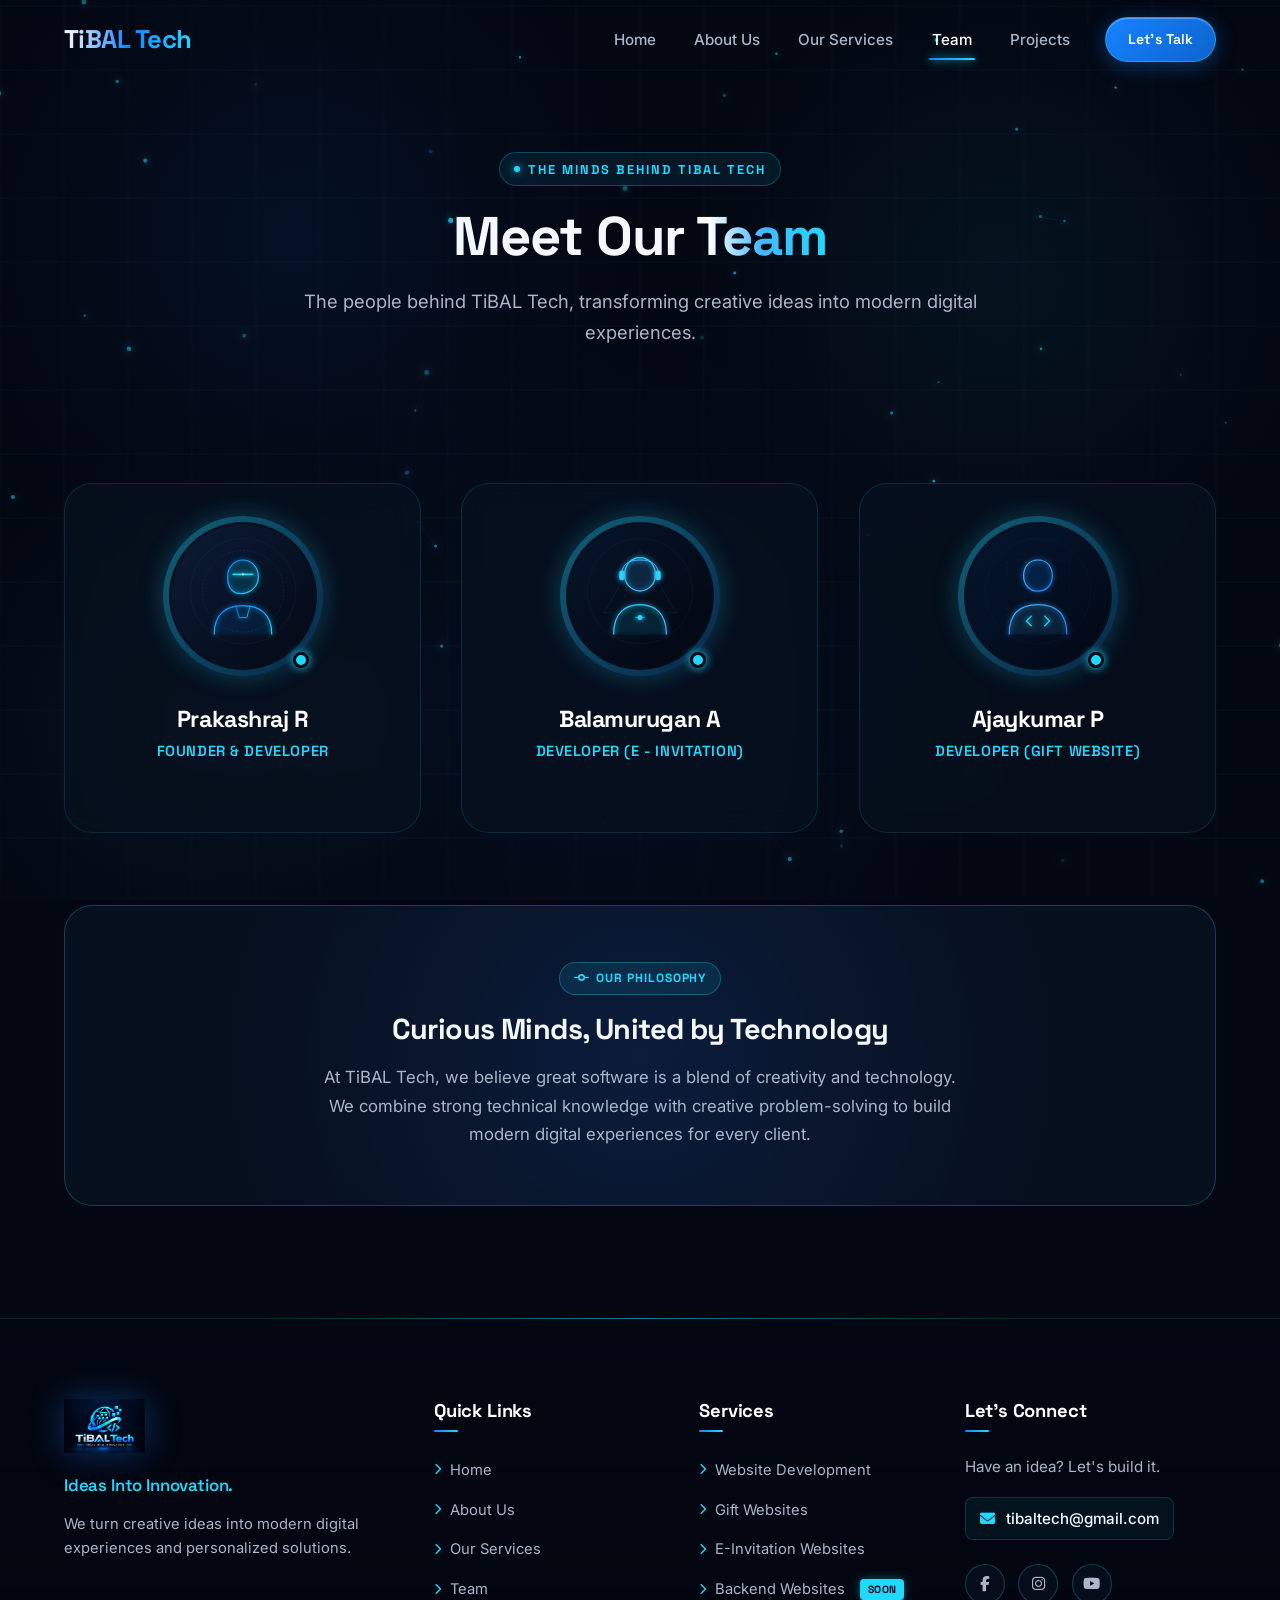
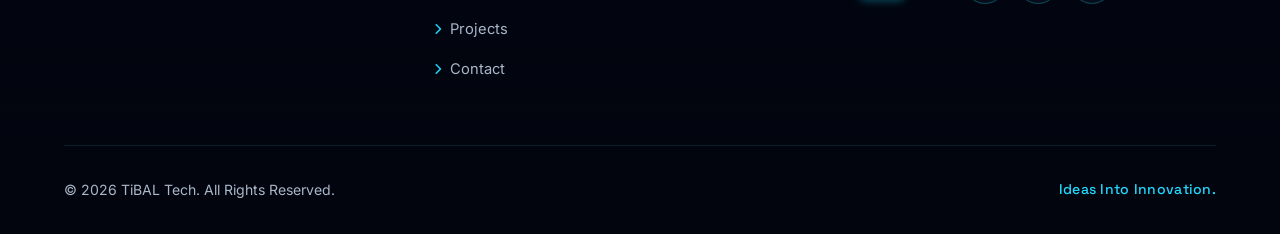
<file: team.html>
<!DOCTYPE html>
<html lang="en">
<head>
  <meta charset="UTF-8">
  <meta name="viewport" content="width=device-width, initial-scale=1.0">
  <title>Meet Our Team — TiBAL Tech | Ideas Into Innovation</title>
  <meta name="description" content="Meet the passionate engineers, designers, and problem solvers behind TiBAl Tech.">

  <!-- Google Fonts -->
  <link rel="preconnect" href="https://fonts.googleapis.com">
  <link rel="preconnect" href="https://fonts.gstatic.com" crossorigin>
  <link href="https://fonts.googleapis.com/css2?family=Inter:wght@300;400;500;600;700&family=Space+Grotesk:wght@400;500;600;700&display=swap" rel="stylesheet">

  <!-- Font Awesome 6 -->
  <link rel="stylesheet" href="https://cdnjs.cloudflare.com/ajax/libs/font-awesome/6.5.1/css/all.min.css">

  <!-- Stylesheets -->
  <link rel="stylesheet" href="css/team.css">
  <link rel="stylesheet" href="css/footer.css">
</head>
<body>

  <!-- Animated Background Canvas -->
  <canvas id="bg-canvas"></canvas>

  <!-- Navbar (Text Only Brand, No Logo) -->
  <header class="navbar" id="navbar">
    <div class="container">
      <a href="index.html" class="nav-brand" aria-label="TiBAl Tech Home">TiBAL Tech</a>

      <nav aria-label="Primary Navigation">
        <ul class="nav-menu" id="nav-menu">
          <li class="nav-item"><a href="index.html" class="nav-link">Home</a></li>
          <li class="nav-item"><a href="about.html" class="nav-link">About Us</a></li>
          <li class="nav-item"><a href="services.html" class="nav-link">Our Services</a></li>
          <li class="nav-item"><a href="team.html" class="nav-link active">Team</a></li>
          <li class="nav-item"><a href="projects.html" class="nav-link">Projects</a></li>
          <li class="nav-item"><a href="contact.html" class="btn btn-primary nav-cta">Let's Talk</a></li>
        </ul>
      </nav>

      <button class="nav-toggle" id="nav-toggle" aria-label="Toggle navigation menu" aria-expanded="false">
        <span></span>
        <span></span>
        <span></span>
      </button>
    </div>
  </header>

  <!-- Main Content -->
  <main id="main-content">

    <!-- Team Hero -->
    <section class="subpage-hero" id="team-hero">
      <div class="container">
        <div class="reveal">
          <span class="section-tag">The Minds Behind TiBAL Tech</span>
          <h1 class="section-title">Meet Our <span class="gradient-text">Team</span></h1>
          <p class="section-desc">The people behind TiBAL Tech, transforming creative ideas into modern digital experiences.</p>
        </div>
      </div>
    </section>

    <!-- Team Cards Grid -->
    <section class="team-main-section" id="team-members">
      <div class="container">
        <div class="team-grid">

          <!-- Member 1: Lead Developer / Architect -->
          <div class="glass-card team-card reveal delay-1 tilt-card">
            <div class="team-photo-wrap">
              <img src="assets/team/team_1.svg" alt="Founder &amp; Developer">
              <span class="team-status-dot" title="Active"></span>
            </div>
            <h3>Prakashraj R</h3>
            <div class="team-role"> Founder &amp; Developer</div>
            
          </div>

          <!-- Member 2: Creative & UI/UX Designer -->
          <div class="glass-card team-card reveal delay-2 tilt-card">
            <div class="team-photo-wrap">
              <img src="assets/team/team_2.svg" alt="Creative &amp; UI/UX Designer Placeholder Avatar">
              <span class="team-status-dot" title="Active"></span>
            </div>
            <h3>Balamurugan A</h3>
            <div class="team-role">Developer (E - Invitation)</div>
          </div>
          

          <!-- Member 3: Frontend & Solutions Specialist -->
          <div class="glass-card team-card reveal delay-3 tilt-card">
            <div class="team-photo-wrap">
              <img src="assets/team/team_3.svg" alt="Frontend &amp; Solutions Specialist Placeholder Avatar">
              <span class="team-status-dot" title="Active"></span>
            </div>
            <h3>Ajaykumar P</h3>
            <div class="team-role">Developer (Gift Website)</div>
          </div>

        </div>

        <!-- Team Culture Statement -->
        <div class="glass-card team-culture-box reveal delay-2">
          <span class="badge-pill" style="margin-bottom: 1rem;"><i class="fa-solid fa-code-commit"></i> OUR PHILOSOPHY</span>
          <h3>Curious Minds, United by Technology</h3>
          <p>
            At TiBAL Tech, we believe great software is a blend of creativity and technology. We combine strong technical knowledge with creative problem-solving to build modern digital experiences for every client.
          </p>
        </div>
      </div>
    </section>

  </main>

  <!-- Shared Footer -->
  <footer class="site-footer">
    <div class="container">
      <div class="footer-grid">
        <!-- Column 1 — Brand -->
        <div class="footer-col-brand">
          <img src="assets/logo.png" alt="TiBAl Tech Official Logo" class="footer-logo-img">
          <div class="footer-slogan">Ideas Into Innovation.</div>
          <p class="footer-desc">
            We turn creative ideas into modern digital experiences and personalized solutions.
          </p>
        </div>

        <!-- Column 2 — Quick Links -->
        <div class="footer-col-links">
          <h4 class="footer-col-title">Quick Links</h4>
          <ul class="footer-links">
            <li><a href="index.html"><i class="fa-solid fa-chevron-right"></i> Home</a></li>
            <li><a href="about.html"><i class="fa-solid fa-chevron-right"></i> About Us</a></li>
            <li><a href="services.html"><i class="fa-solid fa-chevron-right"></i> Our Services</a></li>
            <li><a href="team.html"><i class="fa-solid fa-chevron-right"></i> Team</a></li>
            <li><a href="projects.html"><i class="fa-solid fa-chevron-right"></i> Projects</a></li>
            <li><a href="contact.html"><i class="fa-solid fa-chevron-right"></i> Contact</a></li>
          </ul>
        </div>

        <!-- Column 3 — Services -->
        <div class="footer-col-services">
          <h4 class="footer-col-title">Services</h4>
          <ul class="footer-links">
            <li><a href="services.html#static-websites"><i class="fa-solid fa-chevron-right"></i> Website Development</a></li>
            <li><a href="services.html#gift-websites"><i class="fa-solid fa-chevron-right"></i> Gift Websites</a></li>
            <li><a href="services.html#invitation-websites"><i class="fa-solid fa-chevron-right"></i> E-Invitation Websites</a></li>
            <li>
              <a href="services.html#backend-websites">
                <i class="fa-solid fa-chevron-right"></i> Backend Websites <span class="footer-badge-soon">SOON</span>
              </a>
            </li>
          </ul>
        </div>

        <!-- Column 4 — Let's Connect -->
        <div class="footer-col-connect">
          <h4 class="footer-col-title">Let's Connect</h4>
          <p class="footer-connect-text">Have an idea? Let's build it.</p>
          <a href="mailto:tibaltech@gmail.com" class="footer-email-link">
            <i class="fa-solid fa-envelope"></i>
            <span>tibaltech@gmail.com</span>
          </a>
          <div class="footer-socials">
            <a href="https://www.facebook.com/people/Tibal-Tech/61595180819305/?sk=followers" target="_blank" rel="noopener noreferrer" class="footer-social-btn" aria-label="TiBAl Tech on Facebook">
              <i class="fa-brands fa-facebook-f"></i>
            </a>
            <a href="https://www.instagram.com/tibal_tech.off" target="_blank" rel="noopener noreferrer" class="footer-social-btn" aria-label="TiBAl Tech on Instagram">
              <i class="fa-brands fa-instagram"></i>
            </a>
            <a href="https://www.youtube.com/@TiBALTech" target="_blank" rel="noopener noreferrer" class="footer-social-btn" aria-label="TiBAl Tech on YouTube">
              <i class="fa-brands fa-youtube"></i>
            </a>
          </div>
        </div>
      </div>

      <!-- Footer Bottom -->
      <div class="footer-separator"></div>
      <div class="footer-bottom">
        <div class="footer-bottom-copy">
          &copy; 2026 TiBAL Tech. All Rights Reserved.
        </div>
        <div class="footer-bottom-slogan">
          Ideas Into Innovation.
        </div>
      </div>
    </div>
  </footer>

  <!-- Back to Top Button -->
  <button id="back-to-top" aria-label="Scroll back to top of page">
    <i class="fa-solid fa-chevron-up"></i>
  </button>

  <!-- JavaScript Files -->
  <script src="js/background.js"></script>
  <script src="js/script.js"></script>
</body>
</html>
</file>
<file: css/home.css>
/* ==========================================================================
   TiBAl Tech - Home Page Stylesheet (css/home.css)
   ========================================================================== */

@import url('global.css');

/* ==========================================================================
   Hero Section
   ========================================================================== */
.hero-section {
  min-height: 100vh;
  display: flex;
  align-items: center;
  justify-content: center;
  text-align: center;
  padding-top: calc(var(--nav-height) + 2rem);
  padding-bottom: 5rem;
  position: relative;
  overflow: hidden;
}

.hero-content {
  position: relative;
  z-index: 2;
  max-width: 860px;
  margin: 0 auto;
}

/* Official Logo in Hero */
.hero-logo-wrapper {
  margin-bottom: 1.8rem;
  display: inline-block;
  position: relative;
}

.hero-logo-img {
  width: 100%;
  max-width: 250px;
  height: auto;
  object-fit: contain;
  filter: drop-shadow(0 0 28px rgba(32, 217, 255, 0.45));
  animation: heroLogoFloat 6s ease-in-out infinite;
  transition: transform 0.4s ease;
}

.hero-logo-img:hover {
  transform: scale(1.04);
}

@keyframes heroLogoFloat {
  0%, 100% {
    transform: translateY(0);
  }
  50% {
    transform: translateY(-8px);
  }
}

/* Hero Badge */
.hero-badge {
  display: inline-flex;
  align-items: center;
  gap: 0.5rem;
  padding: 0.4rem 1.1rem;
  font-family: var(--font-heading);
  font-size: 0.85rem;
  font-weight: 600;
  letter-spacing: 0.06em;
  text-transform: uppercase;
  color: var(--cyan);
  background: rgba(22, 131, 255, 0.12);
  border: 1px solid rgba(32, 217, 255, 0.35);
  border-radius: var(--radius-full);
  margin-bottom: 1.25rem;
  box-shadow: 0 0 20px rgba(32, 217, 255, 0.2);
}

.hero-badge i {
  color: var(--cyan);
  font-size: 0.85rem;
}

/* Hero Title & Slogan */
.hero-title {
  font-size: clamp(2.8rem, 6.5vw, 4.8rem);
  font-weight: 800;
  letter-spacing: -0.03em;
  line-height: 1.1;
  margin-bottom: 0.5rem;
  background: linear-gradient(135deg, #ffffff 30%, var(--blue-light) 70%, var(--cyan) 100%);
  -webkit-background-clip: text;
  -webkit-text-fill-color: transparent;
}

.hero-slogan {
  font-family: var(--font-heading);
  font-size: clamp(1.25rem, 2.8vw, 1.85rem);
  font-weight: 600;
  color: var(--cyan);
  letter-spacing: 0.08em;
  text-transform: uppercase;
  margin-bottom: 1.25rem;
  text-shadow: 0 0 25px rgba(32, 217, 255, 0.4);
}

.hero-desc {
  font-size: clamp(1.05rem, 2vw, 1.25rem);
  color: var(--text-secondary);
  max-width: 620px;
  margin: 0 auto 2.5rem;
  line-height: 1.7;
}

/* Hero Action Buttons */
.hero-actions {
  display: flex;
  align-items: center;
  justify-content: center;
  gap: 1.25rem;
  flex-wrap: wrap;
}

/* Floating Technology Icons */
.floating-tech-icon {
  position: absolute;
  width: 54px;
  height: 54px;
  border-radius: 14px;
  background: rgba(7, 17, 31, 0.75);
  border: 1px solid rgba(32, 217, 255, 0.28);
  backdrop-filter: blur(8px);
  -webkit-backdrop-filter: blur(8px);
  display: flex;
  align-items: center;
  justify-content: center;
  color: var(--cyan);
  font-size: 1.35rem;
  box-shadow: 0 8px 24px rgba(0, 0, 0, 0.4), 0 0 16px rgba(32, 217, 255, 0.2);
  z-index: 1;
  pointer-events: none;
  animation: techFloat 7s ease-in-out infinite;
}

.tech-icon-1 { top: 18%; left: 8%; animation-delay: 0s; }
.tech-icon-2 { top: 28%; right: 10%; animation-delay: 1.5s; color: var(--blue-light); }
.tech-icon-3 { bottom: 25%; left: 12%; animation-delay: 3s; }
.tech-icon-4 { bottom: 20%; right: 8%; animation-delay: 2.2s; color: var(--blue); }
.tech-icon-5 { top: 60%; left: 4%; animation-delay: 4s; }

@keyframes techFloat {
  0%, 100% {
    transform: translateY(0) rotate(0deg);
  }
  50% {
    transform: translateY(-14px) rotate(4deg);
  }
}

/* Scroll Indicator */
.hero-scroll-indicator {
  position: absolute;
  bottom: 2rem;
  left: 50%;
  transform: translateX(-50%);
  display: flex;
  flex-direction: column;
  align-items: center;
  gap: 0.5rem;
  color: var(--text-muted);
  font-family: var(--font-heading);
  font-size: 0.75rem;
  letter-spacing: 0.15em;
  text-transform: uppercase;
  z-index: 2;
  transition: color var(--transition-fast);
}

.hero-scroll-indicator:hover {
  color: var(--cyan);
}

.mouse-icon {
  width: 22px;
  height: 36px;
  border: 2px solid rgba(32, 217, 255, 0.4);
  border-radius: 12px;
  position: relative;
  display: flex;
  justify-content: center;
}

.mouse-wheel {
  width: 3px;
  height: 6px;
  background: var(--cyan);
  border-radius: 2px;
  margin-top: 6px;
  animation: mouseScroll 2s cubic-bezier(0.15, 0.41, 0.69, 0.94) infinite;
}

@keyframes mouseScroll {
  0% { opacity: 0; transform: translateY(0); }
  50% { opacity: 1; }
  100% { opacity: 0; transform: translateY(12px); }
}

/* ==========================================================================
   WHO WE ARE Section
   ========================================================================== */
.who-we-are-section {
  padding: 6.5rem 0;
  position: relative;
}

.who-grid {
  display: grid;
  grid-template-columns: 1.15fr 0.85fr;
  gap: 4.5rem;
  align-items: center;
}

.who-text .section-tag {
  margin-bottom: 1.2rem;
}

.who-text h2 {
  font-size: clamp(2rem, 3.6vw, 2.8rem);
  margin-bottom: 1.5rem;
  line-height: 1.2;
}

.who-text p {
  font-size: 1.05rem;
  color: var(--text-secondary);
  line-height: 1.75;
  margin-bottom: 1.4rem;
}

.who-link {
  display: inline-flex;
  align-items: center;
  gap: 0.6rem;
  font-family: var(--font-heading);
  font-weight: 600;
  font-size: 1rem;
  color: var(--cyan);
  margin-top: 1rem;
  transition: all 0.3s ease;
}

.who-link:hover {
  color: #ffffff;
  transform: translateX(4px);
}

.who-link i {
  transition: transform 0.3s ease;
}

.who-link:hover i {
  transform: translateX(3px);
}

/* Orbital Graphic TI-B-AL */
.orbital-graphic-container {
  display: flex;
  align-items: center;
  justify-content: center;
  position: relative;
  min-height: 380px;
}

.orbit-core {
  position: relative;
  width: 320px;
  height: 320px;
  display: flex;
  align-items: center;
  justify-content: center;
}

.orbit-ring {
  position: absolute;
  border-radius: 50%;
  border: 1px dashed rgba(32, 217, 255, 0.25);
  animation: orbitRotate 24s linear infinite;
}

.orbit-ring-1 {
  width: 100%;
  height: 100%;
  border-color: rgba(22, 131, 255, 0.3);
}

.orbit-ring-2 {
  width: 72%;
  height: 72%;
  border-color: rgba(32, 217, 255, 0.35);
  animation-direction: reverse;
  animation-duration: 18s;
}

@keyframes orbitRotate {
  from { transform: rotate(0deg); }
  to { transform: rotate(360deg); }
}

.orbit-center-orb {
  width: 110px;
  height: 110px;
  border-radius: 50%;
  background: radial-gradient(circle, rgba(32, 217, 255, 0.2) 0%, rgba(7, 17, 31, 0.9) 70%);
  border: 2px solid rgba(32, 217, 255, 0.5);
  display: flex;
  flex-direction: column;
  align-items: center;
  justify-content: center;
  box-shadow: 0 0 35px rgba(22, 131, 255, 0.5);
  z-index: 3;
}

.orbit-center-orb span {
  font-family: var(--font-heading);
  font-weight: 700;
  font-size: 1.15rem;
  background: linear-gradient(90deg, #ffffff, var(--cyan));
  -webkit-background-clip: text;
  -webkit-text-fill-color: transparent;
}

.orbit-center-orb small {
  font-size: 0.68rem;
  color: var(--blue-light);
  letter-spacing: 0.08em;
}

/* Orbiting Nodes (TI, B, AL) */
.orbit-node {
  position: absolute;
  width: 58px;
  height: 58px;
  border-radius: 50%;
  background: rgba(7, 17, 31, 0.95);
  border: 1.5px solid var(--cyan);
  display: flex;
  flex-direction: column;
  align-items: center;
  justify-content: center;
  color: #ffffff;
  box-shadow: 0 0 20px rgba(32, 217, 255, 0.4);
  transition: transform 0.3s ease, border-color 0.3s ease;
}

.orbit-node:hover {
  transform: scale(1.12);
  border-color: #ffffff;
  box-shadow: 0 0 28px rgba(32, 217, 255, 0.7);
}

.orbit-node strong {
  font-family: var(--font-heading);
  font-size: 0.95rem;
  color: var(--cyan);
}

.orbit-node span {
  font-size: 0.6rem;
  color: var(--text-muted);
}

.node-ti { top: 0; left: 50%; transform: translate(-50%, -50%); }
.node-b  { bottom: 15%; left: 8%; }
.node-al { bottom: 15%; right: 8%; }

/* ==========================================================================
   OUR APPROACH Section
   ========================================================================== */
.approach-section {
  padding: 6rem 0;
  position: relative;
}

.approach-grid {
  display: grid;
  grid-template-columns: repeat(3, 1fr);
  gap: 2rem;
}

.approach-card {
  padding: 2.8rem 2.2rem;
  border-radius: var(--radius-lg);
  display: flex;
  flex-direction: column;
  height: 100%;
}

.approach-card-header {
  display: flex;
  align-items: center;
  justify-content: space-between;
  margin-bottom: 1.8rem;
}

.approach-number {
  font-family: var(--font-heading);
  font-size: 1.4rem;
  font-weight: 800;
  color: var(--cyan);
  opacity: 0.85;
  letter-spacing: 0.05em;
}

.approach-icon {
  width: 48px;
  height: 48px;
  border-radius: 12px;
  background: rgba(32, 217, 255, 0.1);
  border: 1px solid rgba(32, 217, 255, 0.25);
  display: flex;
  align-items: center;
  justify-content: center;
  font-size: 1.25rem;
  color: var(--cyan);
  transition: all 0.3s ease;
}

.approach-card:hover .approach-icon {
  background: linear-gradient(135deg, var(--blue), var(--cyan));
  color: #030712;
  box-shadow: 0 0 18px var(--cyan);
  border-color: #ffffff;
}

.approach-card h3 {
  font-size: 1.45rem;
  margin-bottom: 0.85rem;
  color: #ffffff;
}

.approach-card p {
  font-size: 0.98rem;
  color: var(--text-secondary);
  line-height: 1.65;
}

/* ==========================================================================
   WHAT WE OFFER (EXPLORE SERVICES CTA)
   ========================================================================== */
.explore-services-section {
  padding: 4.5rem 0;
  position: relative;
}

.explore-cta-container {
  background: linear-gradient(135deg, rgba(7, 17, 31, 0.85) 0%, rgba(13, 27, 49, 0.9) 100%);
  border: 1px solid rgba(32, 217, 255, 0.25);
  border-radius: var(--radius-xl);
  padding: 3.5rem 3rem;
  backdrop-filter: blur(16px);
  -webkit-backdrop-filter: blur(16px);
  display: flex;
  align-items: center;
  justify-content: space-between;
  gap: 2.5rem;
  box-shadow: 0 20px 50px rgba(0, 0, 0, 0.5), inset 0 1px 0 rgba(32, 217, 255, 0.2);
  position: relative;
  overflow: hidden;
}

.explore-cta-container::before {
  content: '';
  position: absolute;
  top: -50%;
  right: -20%;
  width: 350px;
  height: 350px;
  border-radius: 50%;
  background: radial-gradient(circle, rgba(32, 217, 255, 0.15) 0%, transparent 70%);
  pointer-events: none;
}

.explore-cta-text {
  max-width: 650px;
}

.explore-cta-text .section-tag {
  margin-bottom: 0.75rem;
}

.explore-cta-text h2 {
  font-size: clamp(1.8rem, 3.2vw, 2.4rem);
  margin-bottom: 0.8rem;
}

.explore-cta-text p {
  font-size: 1.05rem;
  color: var(--text-secondary);
  line-height: 1.6;
}

/* ==========================================================================
   WHAT WE DO (Feature Blocks)
   ========================================================================== */
.what-we-do-section {
  padding: 6.5rem 0;
  position: relative;
}

.feature-blocks-grid {
  display: grid;
  grid-template-columns: repeat(3, 1fr);
  gap: 2.2rem;
}

.feature-block {
  padding: 2.8rem 2.2rem;
  border-radius: var(--radius-lg);
  display: flex;
  flex-direction: column;
  transition: all 0.35s cubic-bezier(0.16, 1, 0.3, 1);
}

.feature-icon-wrapper {
  width: 56px;
  height: 56px;
  border-radius: 14px;
  background: rgba(22, 131, 255, 0.12);
  border: 1px solid rgba(32, 217, 255, 0.25);
  display: flex;
  align-items: center;
  justify-content: center;
  color: var(--cyan);
  font-size: 1.45rem;
  margin-bottom: 1.8rem;
  transition: all 0.3s ease;
}

.feature-block:hover .feature-icon-wrapper {
  background: linear-gradient(135deg, var(--blue), var(--cyan));
  color: #030712;
  box-shadow: 0 0 20px var(--cyan);
  border-color: #ffffff;
}

.feature-block h3 {
  font-size: 1.35rem;
  margin-bottom: 0.8rem;
  color: #ffffff;
}

.feature-block p {
  font-size: 0.98rem;
  color: var(--text-secondary);
  line-height: 1.65;
}

/* ==========================================================================
   SERVICES PREVIEW (4 Cards)
   ========================================================================== */
.services-preview-section {
  padding: 6.5rem 0;
  position: relative;
}

.services-preview-grid {
  display: grid;
  grid-template-columns: repeat(4, 1fr);
  gap: 1.75rem;
}

.service-preview-card {
  padding: 2.4rem 1.8rem;
  border-radius: var(--radius-lg);
  display: flex;
  flex-direction: column;
  justify-content: space-between;
  height: 100%;
}

.service-card-top {
  margin-bottom: 1.4rem;
}

.service-card-num-row {
  display: flex;
  align-items: center;
  justify-content: space-between;
  margin-bottom: 1.25rem;
}

.service-num {
  font-family: var(--font-heading);
  font-size: 1.25rem;
  font-weight: 700;
  color: var(--cyan);
  opacity: 0.8;
}

.service-preview-icon {
  width: 44px;
  height: 44px;
  border-radius: 10px;
  background: rgba(32, 217, 255, 0.08);
  border: 1px solid rgba(32, 217, 255, 0.2);
  display: flex;
  align-items: center;
  justify-content: center;
  color: var(--cyan);
  font-size: 1.2rem;
}

.service-preview-card h3 {
  font-size: 1.2rem;
  margin-bottom: 0.75rem;
  line-height: 1.35;
}

.service-preview-card p {
  font-size: 0.92rem;
  color: var(--text-secondary);
  line-height: 1.6;
}

.badge-coming-soon {
  display: inline-block;
  font-family: var(--font-heading);
  font-size: 0.72rem;
  font-weight: 700;
  letter-spacing: 0.08em;
  padding: 0.25rem 0.65rem;
  color: #030712;
  background: var(--cyan);
  border-radius: var(--radius-full);
  margin-top: 1rem;
  box-shadow: 0 0 14px rgba(32, 217, 255, 0.45);
}

/* ==========================================================================
   OUR WORK / PROJECT PREVIEW (3 Cards)
   ========================================================================== */
.projects-preview-section {
  padding: 6.5rem 0;
  position: relative;
}

.projects-preview-grid {
  display: grid;
  grid-template-columns: repeat(3, 1fr);
  gap: 2.2rem;
  margin-bottom: 3.5rem;
}

.project-preview-card {
  border-radius: var(--radius-lg);
  overflow: hidden;
  display: flex;
  flex-direction: column;
}

.project-preview-img-wrap {
  width: 100%;
  height: 220px;
  position: relative;
  overflow: hidden;
  background: #07111f;
}

.project-preview-img-wrap img {
  width: 100%;
  height: 100%;
  object-fit: cover;
  transition: transform 0.5s ease;
}

.project-preview-card:hover .project-preview-img-wrap img {
  transform: scale(1.06);
}

.project-preview-info {
  padding: 1.8rem;
  display: flex;
  flex-direction: column;
  flex-grow: 1;
}

.project-cat-badge {
  display: inline-block;
  font-family: var(--font-heading);
  font-size: 0.75rem;
  font-weight: 600;
  text-transform: uppercase;
  letter-spacing: 0.06em;
  color: var(--cyan);
  margin-bottom: 0.6rem;
}

.project-preview-info h3 {
  font-size: 1.35rem;
  margin-bottom: 0.6rem;
}

.project-preview-info p {
  font-size: 0.92rem;
  color: var(--text-secondary);
  line-height: 1.6;
}

/* Center Action Button for Projects */
.projects-center-btn {
  text-align: center;
}

/* ==========================================================================
   FINAL CTA Section
   ========================================================================== */
.final-cta-section {
  padding: 7rem 0 6rem;
  position: relative;
}

.final-cta-box {
  background: radial-gradient(circle at center, rgba(16, 38, 77, 0.8) 0%, rgba(7, 17, 31, 0.95) 70%);
  border: 1px solid rgba(32, 217, 255, 0.35);
  border-radius: var(--radius-xl);
  padding: 4.5rem 3rem;
  text-align: center;
  position: relative;
  overflow: hidden;
  box-shadow: 0 20px 60px rgba(0, 0, 0, 0.6), 0 0 40px rgba(32, 217, 255, 0.2);
}

.final-cta-box::after {
  content: '';
  position: absolute;
  inset: 0;
  background: radial-gradient(circle at center, rgba(32, 217, 255, 0.15) 0%, transparent 60%);
  pointer-events: none;
  animation: pulseGlow 5s ease-in-out infinite alternate;
}

@keyframes pulseGlow {
  0% { opacity: 0.5; transform: scale(0.95); }
  100% { opacity: 1; transform: scale(1.05); }
}

.final-cta-box h2 {
  font-size: clamp(2.2rem, 4.2vw, 3.2rem);
  margin-bottom: 1.2rem;
  position: relative;
  z-index: 2;
}

.final-cta-box p {
  font-size: 1.15rem;
  color: var(--text-secondary);
  max-width: 600px;
  margin: 0 auto 2.5rem;
  position: relative;
  z-index: 2;
}

.final-cta-box .btn {
  position: relative;
  z-index: 2;
  font-size: 1.05rem;
  padding: 0.95rem 2.2rem;
}

/* ==========================================================================
   Responsive Breakpoints for Home
   ========================================================================== */
@media (max-width: 1100px) {
  .services-preview-grid {
    grid-template-columns: repeat(2, 1fr);
  }
}

@media (max-width: 992px) {
  .who-grid {
    grid-template-columns: 1fr;
    gap: 3.5rem;
  }

  .approach-grid,
  .feature-blocks-grid,
  .projects-preview-grid {
    grid-template-columns: repeat(2, 1fr);
  }

  .explore-cta-container {
    flex-direction: column;
    text-align: center;
    padding: 3rem 2rem;
  }

  .explore-cta-text {
    max-width: 100%;
  }

  .floating-tech-icon {
    display: none;
  }
}

@media (max-width: 680px) {
  .approach-grid,
  .feature-blocks-grid,
  .services-preview-grid,
  .projects-preview-grid {
    grid-template-columns: 1fr;
  }

  .hero-logo-img {
    max-width: 200px;
  }

  .hero-actions {
    flex-direction: column;
    width: 100%;
  }

  .hero-actions .btn {
    width: 100%;
  }

  .final-cta-box {
    padding: 3.5rem 1.8rem;
  }
}
</file>
<file: css/footer.css>
/* ==========================================================================
   TiBAl Tech - Footer Stylesheet (css/footer.css)
   Consistent 4-Column Responsive Modern Dark Footer
   ========================================================================== */

.site-footer {
  background: linear-gradient(180deg, rgba(3, 7, 18, 0.4) 0%, #02050e 100%);
  border-top: 1px solid rgba(32, 217, 255, 0.14);
  padding: 5rem 0 2rem 0;
  position: relative;
  z-index: 10;
  margin-top: auto;
}

.site-footer::before {
  content: '';
  position: absolute;
  top: -1px;
  left: 20%;
  right: 20%;
  height: 1px;
  background: linear-gradient(90deg, transparent, rgba(32, 217, 255, 0.5), transparent);
}

/* 4-Column Grid Layout */
.footer-grid {
  display: grid;
  grid-template-columns: 1.5fr 1fr 1fr 1.2fr;
  gap: 3.5rem;
  margin-bottom: 4rem;
  align-items: start;
}

/* Column 1 - Brand */
.footer-col-brand .footer-logo-img {
  height: 54px;
  width: auto;
  max-width: 220px;
  object-fit: contain;
  display: block;
  margin-bottom: 1.2rem;
  filter: drop-shadow(0 0 16px rgba(22, 131, 255, 0.35));
  transition: transform 0.3s ease;
}

.footer-col-brand .footer-logo-img:hover {
  transform: scale(1.02);
}

.footer-col-brand .footer-slogan {
  font-family: var(--font-heading);
  font-size: 1.05rem;
  font-weight: 600;
  color: var(--cyan);
  margin-bottom: 0.75rem;
  letter-spacing: -0.01em;
}

.footer-col-brand .footer-desc {
  font-size: 0.92rem;
  color: var(--text-secondary);
  line-height: 1.65;
  max-width: 320px;
}

/* Headings for Columns 2, 3, 4 */
.footer-col-title {
  font-family: var(--font-heading);
  font-size: 1.15rem;
  font-weight: 700;
  color: #ffffff;
  margin-bottom: 1.4rem;
  position: relative;
  letter-spacing: -0.01em;
}

.footer-col-title::after {
  content: '';
  display: block;
  width: 24px;
  height: 2px;
  background: linear-gradient(90deg, var(--blue), var(--cyan));
  margin-top: 0.5rem;
  border-radius: 2px;
}

/* Links List */
.footer-links {
  list-style: none;
  display: flex;
  flex-direction: column;
  gap: 0.75rem;
}

.footer-links a {
  display: inline-flex;
  align-items: center;
  gap: 0.55rem;
  font-size: 0.92rem;
  color: var(--text-secondary);
  text-decoration: none;
  transition: all 0.25s ease;
}

.footer-links a i {
  font-size: 0.72rem;
  color: var(--cyan);
  transition: transform 0.25s ease;
}

.footer-links a:hover {
  color: #ffffff;
  transform: translateX(3px);
}

.footer-links a:hover i {
  transform: translateX(2px);
  color: var(--blue-light);
}

/* Small Soon Badge */
.footer-badge-soon {
  display: inline-block;
  font-family: var(--font-heading);
  font-size: 0.65rem;
  font-weight: 700;
  letter-spacing: 0.05em;
  padding: 0.15rem 0.45rem;
  margin-left: 0.4rem;
  color: #030712;
  background: var(--cyan);
  border-radius: 4px;
  box-shadow: 0 0 10px rgba(32, 217, 255, 0.4);
}

/* Column 4 - Let's Connect */
.footer-connect-text {
  font-size: 0.95rem;
  color: var(--text-secondary);
  margin-bottom: 1.1rem;
}

.footer-email-link {
  display: inline-flex;
  align-items: center;
  gap: 0.65rem;
  font-size: 0.95rem;
  font-weight: 500;
  color: var(--text-primary);
  text-decoration: none;
  margin-bottom: 1.5rem;
  padding: 0.5rem 0.9rem;
  background: rgba(32, 217, 255, 0.06);
  border: 1px solid rgba(32, 217, 255, 0.18);
  border-radius: var(--radius-sm);
  transition: all 0.3s ease;
}

.footer-email-link i {
  color: var(--cyan);
  font-size: 0.95rem;
}

.footer-email-link:hover {
  border-color: var(--cyan);
  background: rgba(32, 217, 255, 0.12);
  color: #ffffff;
  box-shadow: 0 0 15px rgba(32, 217, 255, 0.2);
}

/* Social Media Icons */
.footer-socials {
  display: flex;
  align-items: center;
  gap: 0.85rem;
}

.footer-social-btn {
  width: 40px;
  height: 40px;
  border-radius: 50%;
  border: 1px solid rgba(32, 217, 255, 0.25);
  background: rgba(7, 17, 31, 0.8);
  color: var(--text-secondary);
  display: flex;
  align-items: center;
  justify-content: center;
  font-size: 0.95rem;
  text-decoration: none;
  transition: all 0.3s ease;
}

.footer-social-btn:hover {
  border-color: var(--cyan);
  color: #030712;
  background: linear-gradient(135deg, var(--blue), var(--cyan));
  transform: translateY(-3px);
  box-shadow: 0 0 16px var(--cyan-glow);
}

/* Footer Bottom Separator & Row */
.footer-separator {
  height: 1px;
  width: 100%;
  background: rgba(32, 217, 255, 0.12);
  margin-bottom: 2rem;
}

.footer-bottom {
  display: flex;
  align-items: center;
  justify-content: space-between;
  flex-wrap: wrap;
  gap: 1rem;
  font-size: 0.88rem;
  color: var(--text-muted);
}

.footer-bottom-copy {
  color: var(--text-secondary);
}

.footer-bottom-slogan {
  font-family: var(--font-heading);
  font-weight: 500;
  color: var(--cyan);
  letter-spacing: 0.02em;
}

/* Responsive Breakpoints */
@media (max-width: 1024px) {
  .footer-grid {
    grid-template-columns: 1fr 1fr;
    gap: 3rem 2rem;
  }
}

@media (max-width: 640px) {
  .site-footer {
    padding: 3.5rem 0 2rem 0;
  }

  .footer-grid {
    grid-template-columns: 1fr;
    gap: 2.5rem;
  }

  .footer-col-brand .footer-desc {
    max-width: 100%;
  }

  .footer-bottom {
    flex-direction: column;
    text-align: center;
    gap: 0.6rem;
  }
}
</file>
<file: css/about.css>
/* ==========================================================================
   TiBAl Tech - About Us Page Stylesheet (css/about.css)
   ========================================================================== */

@import url('global.css');

/* ==========================================================================
   Our Story & Meaning Section
   ========================================================================== */
.story-section {
  padding: 5rem 0 6rem;
  position: relative;
}

.story-grid {
  display: grid;
  grid-template-columns: 1.1fr 0.9fr;
  gap: 4.5rem;
  align-items: center;
}

.story-content h2 {
  font-size: clamp(2rem, 3.6vw, 2.75rem);
  margin-bottom: 1.5rem;
  line-height: 1.2;
}

.story-content p {
  font-size: 1.05rem;
  color: var(--text-secondary);
  line-height: 1.75;
  margin-bottom: 1.4rem;
}

/* Graphic Card for Story */
.story-graphic-card {
  padding: 3rem 2.5rem;
  border-radius: var(--radius-xl);
  text-align: center;
  position: relative;
  background: radial-gradient(circle at center, rgba(16, 38, 77, 0.75) 0%, rgba(7, 17, 31, 0.9) 80%);
}

.story-graphic-card .badge-pill {
  margin-bottom: 1.5rem;
}

.story-graphic-card h3 {
  font-size: 1.8rem;
  margin-bottom: 1rem;
}

.story-graphic-card p {
  font-size: 0.95rem;
  color: var(--text-secondary);
  line-height: 1.65;
}

/* ==========================================================================
   Why TiBAl Pioneers Breakdown
   ========================================================================== */
.pioneers-section {
  padding: 5rem 0 6.5rem;
  position: relative;
}

.pioneers-grid {
  display: grid;
  grid-template-columns: repeat(3, 1fr);
  gap: 2.2rem;
}

.pioneer-card {
  padding: 3rem 2.2rem;
  border-radius: var(--radius-lg);
  display: flex;
  flex-direction: column;
  height: 100%;
  position: relative;
}

.pioneer-badge {
  width: 64px;
  height: 64px;
  border-radius: 18px;
  background: linear-gradient(135deg, rgba(22, 131, 255, 0.2), rgba(32, 217, 255, 0.1));
  border: 1.5px solid var(--cyan);
  display: flex;
  align-items: center;
  justify-content: center;
  font-family: var(--font-heading);
  font-size: 1.6rem;
  font-weight: 800;
  color: #ffffff;
  box-shadow: 0 0 24px rgba(32, 217, 255, 0.35);
  margin-bottom: 1.8rem;
  transition: all 0.3s ease;
}

.pioneer-card:hover .pioneer-badge {
  transform: scale(1.08) rotate(3deg);
  background: linear-gradient(135deg, var(--blue), var(--cyan));
  color: #030712;
  box-shadow: 0 0 32px var(--cyan);
}

.pioneer-card h3 {
  font-size: 1.45rem;
  margin-bottom: 0.35rem;
}

.pioneer-role {
  font-family: var(--font-heading);
  font-size: 0.85rem;
  font-weight: 600;
  color: var(--cyan);
  letter-spacing: 0.04em;
  margin-bottom: 1.25rem;
  text-transform: uppercase;
}

.pioneer-card p {
  font-size: 0.96rem;
  color: var(--text-secondary);
  line-height: 1.65;
  margin-bottom: 1.2rem;
}

.pioneer-connection {
  margin-top: auto;
  padding-top: 1.2rem;
  border-top: 1px solid rgba(32, 217, 255, 0.12);
  font-size: 0.88rem;
  color: var(--blue-light);
  line-height: 1.5;
}

/* ==========================================================================
   Vision & Mission Section
   ========================================================================== */
.vision-mission-section {
  padding: 5rem 0 6rem;
  position: relative;
}

.vm-grid {
  display: grid;
  grid-template-columns: repeat(2, 1fr);
  gap: 2.5rem;
}

.vm-card {
  padding: 3.5rem 3rem;
  border-radius: var(--radius-xl);
  display: flex;
  flex-direction: column;
  justify-content: center;
  position: relative;
  overflow: hidden;
}

.vm-card::after {
  content: '';
  position: absolute;
  bottom: 0;
  right: 0;
  width: 180px;
  height: 180px;
  border-radius: 50%;
  background: radial-gradient(circle, rgba(32, 217, 255, 0.1) 0%, transparent 70%);
  pointer-events: none;
}

.vm-icon-box {
  width: 60px;
  height: 60px;
  border-radius: 16px;
  background: rgba(32, 217, 255, 0.12);
  border: 1px solid rgba(32, 217, 255, 0.3);
  display: flex;
  align-items: center;
  justify-content: center;
  color: var(--cyan);
  font-size: 1.6rem;
  margin-bottom: 1.8rem;
}

.vm-card h3 {
  font-size: 1.8rem;
  margin-bottom: 1.1rem;
}

.vm-card p {
  font-size: 1.1rem;
  color: var(--text-secondary);
  line-height: 1.7;
}

/* ==========================================================================
   Our Values Section (6 Cards)
   ========================================================================== */
.values-section {
  padding: 5rem 0 7rem;
  position: relative;
}

.values-grid {
  display: grid;
  grid-template-columns: repeat(3, 1fr);
  gap: 2rem;
}

.value-card {
  padding: 2.6rem 2rem;
  border-radius: var(--radius-lg);
  display: flex;
  flex-direction: column;
  transition: all 0.35s cubic-bezier(0.16, 1, 0.3, 1);
}

.value-icon {
  width: 50px;
  height: 50px;
  border-radius: 12px;
  background: rgba(22, 131, 255, 0.12);
  border: 1px solid rgba(32, 217, 255, 0.25);
  display: flex;
  align-items: center;
  justify-content: center;
  color: var(--cyan);
  font-size: 1.3rem;
  margin-bottom: 1.5rem;
  transition: all 0.3s ease;
}

.value-card:hover .value-icon {
  background: linear-gradient(135deg, var(--blue), var(--cyan));
  color: #030712;
  box-shadow: 0 0 20px var(--cyan);
  border-color: #ffffff;
}

.value-card h3 {
  font-size: 1.3rem;
  margin-bottom: 0.75rem;
  color: #ffffff;
}

.value-card p {
  font-size: 0.94rem;
  color: var(--text-secondary);
  line-height: 1.65;
}

/* ==========================================================================
   Responsive Breakpoints for About
   ========================================================================== */
@media (max-width: 992px) {
  .story-grid {
    grid-template-columns: 1fr;
    gap: 3.5rem;
  }

  .pioneers-grid,
  .values-grid {
    grid-template-columns: repeat(2, 1fr);
  }

  .vm-grid {
    grid-template-columns: 1fr;
    gap: 2rem;
  }
}

@media (max-width: 680px) {
  .pioneers-grid,
  .values-grid {
    grid-template-columns: 1fr;
  }

  .vm-card {
    padding: 2.5rem 1.8rem;
  }
}
</file>
<file: css/contact.css>
/* ==========================================================================
   TiBAl Tech - Contact Page Stylesheet (css/contact.css)
   ========================================================================== */

@import url('global.css');

/* ==========================================================================
   Contact Layout & Grid
   ========================================================================== */
.contact-main-section {
  padding: 3rem 0 7rem;
  position: relative;
}

.contact-layout-grid {
  display: grid;
  grid-template-columns: 1fr 1.3fr;
  gap: 3.5rem;
  align-items: start;
}

/* ==========================================================================
   Left Column: Contact Channels
   ========================================================================== */
.contact-info-col {
  display: flex;
  flex-direction: column;
  gap: 1.5rem;
}

.contact-info-card {
  padding: 2.2rem 2rem;
  border-radius: var(--radius-lg);
  display: flex;
  align-items: flex-start;
  gap: 1.4rem;
  transition: all var(--transition-normal);
}

.contact-channel-icon {
  width: 52px;
  height: 52px;
  border-radius: 14px;
  background: rgba(32, 217, 255, 0.1);
  border: 1px solid rgba(32, 217, 255, 0.3);
  display: flex;
  align-items: center;
  justify-content: center;
  font-size: 1.4rem;
  color: var(--cyan);
  flex-shrink: 0;
  transition: all 0.3s ease;
}

.contact-info-card:hover .contact-channel-icon {
  background: linear-gradient(135deg, var(--blue), var(--cyan));
  color: #030712;
  box-shadow: 0 0 20px var(--cyan);
  border-color: #ffffff;
}

.contact-channel-details {
  display: flex;
  flex-direction: column;
}

.channel-label {
  font-family: var(--font-heading);
  font-size: 0.8rem;
  font-weight: 700;
  letter-spacing: 0.08em;
  text-transform: uppercase;
  color: var(--cyan);
  margin-bottom: 0.3rem;
}

.channel-val {
  font-size: 1.15rem;
  font-weight: 600;
  color: #ffffff;
  margin-bottom: 0.35rem;
  text-decoration: none;
  transition: color var(--transition-fast);
}

.channel-val:hover {
  color: var(--blue-light);
}

.channel-hint {
  font-size: 0.85rem;
  color: var(--text-muted);
}

/* Social Connect Card */
.contact-socials-box {
  padding: 2rem;
  border-radius: var(--radius-lg);
}

.contact-socials-box h4 {
  font-size: 1.1rem;
  margin-bottom: 0.4rem;
}

.contact-socials-box p {
  font-size: 0.88rem;
  color: var(--text-secondary);
  margin-bottom: 1.25rem;
}

.socials-row {
  display: flex;
  gap: 1rem;
}

.social-link-btn {
  display: inline-flex;
  align-items: center;
  gap: 0.6rem;
  padding: 0.6rem 1.1rem;
  border-radius: var(--radius-sm);
  background: rgba(7, 17, 31, 0.85);
  border: 1px solid rgba(32, 217, 255, 0.2);
  color: var(--text-secondary);
  font-size: 0.88rem;
  font-weight: 500;
  text-decoration: none;
  transition: all 0.3s ease;
}

.social-link-btn:hover {
  border-color: var(--cyan);
  color: #030712;
  background: linear-gradient(135deg, var(--blue), var(--cyan));
  transform: translateY(-2px);
  box-shadow: 0 0 16px var(--cyan-glow);
}

/* ==========================================================================
   Right Column: Contact Form
   ========================================================================== */
.contact-form-card {
  padding: 3.2rem 2.8rem;
  border-radius: var(--radius-xl);
  position: relative;
}

.contact-form-header {
  margin-bottom: 2rem;
}

.contact-form-header h3 {
  font-size: 1.7rem;
  margin-bottom: 0.5rem;
}

.contact-form-header p {
  font-size: 0.95rem;
  color: var(--text-secondary);
}

.form-group {
  margin-bottom: 1.6rem;
  position: relative;
}

.form-label {
  display: block;
  font-family: var(--font-heading);
  font-size: 0.88rem;
  font-weight: 600;
  color: var(--text-primary);
  margin-bottom: 0.55rem;
}

.form-label span.req {
  color: var(--cyan);
}

.form-input,
.form-select,
.form-textarea {
  width: 100%;
  padding: 0.9rem 1.2rem;
  background: rgba(4, 11, 23, 0.7);
  border: 1px solid rgba(32, 217, 255, 0.22);
  border-radius: var(--radius-md);
  color: var(--text-primary);
  font-family: var(--font-sans);
  font-size: 0.95rem;
  outline: none;
  transition: all var(--transition-fast);
}

.form-input:focus,
.form-select:focus,
.form-textarea:focus {
  border-color: var(--cyan);
  background: rgba(7, 17, 31, 0.9);
  box-shadow: 0 0 18px rgba(32, 217, 255, 0.25);
}

.form-select option {
  background: #07111f;
  color: #ffffff;
}

.form-textarea {
  resize: vertical;
  min-height: 130px;
}

.form-notice {
  font-size: 0.82rem;
  color: var(--text-muted);
  margin-top: 0.8rem;
  line-height: 1.5;
}

.btn-whatsapp-send {
  width: 100%;
  font-size: 1.05rem;
  padding: 1rem 2rem;
  background: linear-gradient(135deg, #128c7e 0%, #25d366 100%);
  border: 1px solid rgba(37, 211, 102, 0.4);
  color: #ffffff;
  box-shadow: 0 4px 20px rgba(37, 211, 102, 0.35);
}

.btn-whatsapp-send:hover {
  background: linear-gradient(135deg, #075e54 0%, #25d366 100%);
  box-shadow: 0 8px 30px rgba(37, 211, 102, 0.55);
  border-color: #ffffff;
}

/* ==========================================================================
   Responsive Breakpoints for Contact
   ========================================================================== */
@media (max-width: 992px) {
  .contact-layout-grid {
    grid-template-columns: 1fr;
    gap: 3rem;
  }
}

@media (max-width: 680px) {
  .contact-form-card {
    padding: 2.2rem 1.6rem;
  }

  .contact-info-card {
    padding: 1.8rem 1.4rem;
  }

  .socials-row {
    flex-wrap: wrap;
  }
}
</file>
<file: css/projects.css>
/* ==========================================================================
   TiBAl Tech - Projects Page Stylesheet (css/projects.css)
   ========================================================================== */

@import url('global.css');

/* ==========================================================================
   Project Filters & Grid
   ========================================================================== */
.projects-main-section {
  padding: 3rem 0 7rem;
  position: relative;
}

/* Filter Buttons */
.project-filters {
  display: flex;
  align-items: center;
  justify-content: center;
  gap: 0.85rem;
  margin-bottom: 3.5rem;
  flex-wrap: wrap;
}

.filter-btn {
  font-family: var(--font-heading);
  font-size: 0.88rem;
  font-weight: 600;
  padding: 0.55rem 1.4rem;
  border-radius: var(--radius-full);
  background: rgba(7, 17, 31, 0.7);
  border: 1px solid var(--border-subtle);
  color: var(--text-secondary);
  cursor: pointer;
  transition: all var(--transition-fast);
}

.filter-btn:hover,
.filter-btn.active {
  background: linear-gradient(135deg, var(--blue), var(--cyan));
  color: #030712;
  border-color: #ffffff;
  box-shadow: 0 0 16px var(--cyan-glow);
}

/* Projects Grid */
.projects-grid {
  display: grid;
  grid-template-columns: repeat(3, 1fr);
  gap: 2.5rem;
  margin-bottom: 5rem;
}

.project-card {
  border-radius: var(--radius-xl);
  overflow: hidden;
  display: flex;
  flex-direction: column;
  height: 100%;
  transition: all var(--transition-normal);
}

.project-img-container {
  width: 100%;
  height: 250px;
  position: relative;
  overflow: hidden;
  background: #040a14;
}

.project-img-container img {
  width: 100%;
  height: 100%;
  object-fit: cover;
  transition: transform 0.5s cubic-bezier(0.16, 1, 0.3, 1);
}

.project-card:hover .project-img-container img {
  transform: scale(1.07);
}

.project-overlay-badge {
  position: absolute;
  top: 1rem;
  left: 1rem;
  padding: 0.35rem 0.85rem;
  background: rgba(3, 7, 18, 0.85);
  border: 1px solid rgba(32, 217, 255, 0.35);
  backdrop-filter: blur(8px);
  -webkit-backdrop-filter: blur(8px);
  border-radius: var(--radius-full);
  font-family: var(--font-heading);
  font-size: 0.75rem;
  font-weight: 700;
  color: var(--cyan);
  text-transform: uppercase;
  letter-spacing: 0.06em;
}

.project-details {
  padding: 2.2rem 2rem;
  display: flex;
  flex-direction: column;
  flex-grow: 1;
}

.project-details h3 {
  font-size: 1.45rem;
  margin-bottom: 0.75rem;
  color: #ffffff;
}

.project-details p {
  font-size: 0.94rem;
  color: var(--text-secondary);
  line-height: 1.65;
  margin-bottom: 1.5rem;
}

.project-meta-list {
  list-style: none;
  display: flex;
  flex-direction: column;
  gap: 0.5rem;
  margin-bottom: 1.8rem;
  padding-top: 1.2rem;
  border-top: 1px solid rgba(32, 217, 255, 0.12);
}

.project-meta-list li {
  display: flex;
  align-items: center;
  gap: 0.6rem;
  font-size: 0.86rem;
  color: var(--text-secondary);
}

.project-meta-list li i {
  color: var(--cyan);
  font-size: 0.75rem;
}

.project-footer-row {
  margin-top: auto;
  display: flex;
  align-items: center;
  justify-content: space-between;
}

.btn-project-action {
  font-size: 0.88rem;
  padding: 0.6rem 1.25rem;
}

/* Projects Banner Box */
.projects-cta-box {
  background: radial-gradient(circle at center, rgba(16, 38, 77, 0.8) 0%, rgba(7, 17, 31, 0.95) 70%);
  border: 1px solid rgba(32, 217, 255, 0.3);
  border-radius: var(--radius-xl);
  padding: 4rem 3rem;
  text-align: center;
}

.projects-cta-box h3 {
  font-size: 1.9rem;
  margin-bottom: 0.85rem;
}

.projects-cta-box p {
  font-size: 1.05rem;
  color: var(--text-secondary);
  max-width: 600px;
  margin: 0 auto 2rem;
}

/* ==========================================================================
   Responsive Breakpoints for Projects
   ========================================================================== */
@media (max-width: 1024px) {
  .projects-grid {
    grid-template-columns: repeat(2, 1fr);
  }
}

@media (max-width: 680px) {
  .projects-grid {
    grid-template-columns: 1fr;
  }

  .project-img-container {
    height: 220px;
  }

  .project-details {
    padding: 1.8rem 1.5rem;
  }
}
</file>
<file: css/services.css>
/* ==========================================================================
   TiBAl Tech - Services Page Stylesheet (css/services.css)
   ========================================================================== */

@import url('global.css');

/* ==========================================================================
   Services Grid & Detailed Service Cards
   ========================================================================== */
.services-main-section {
  padding: 4rem 0 6rem;
  position: relative;
}

.services-list {
  display: flex;
  flex-direction: column;
  gap: 3.5rem;
  margin-bottom: 5rem;
}

.service-card-large {
  padding: 3.5rem;
  border-radius: var(--radius-xl);
  display: grid;
  grid-template-columns: 1.15fr 0.85fr;
  gap: 3.5rem;
  align-items: center;
  position: relative;
  overflow: hidden;
  transition: all var(--transition-normal);
}

.service-card-large::after {
  content: '';
  position: absolute;
  top: 0;
  right: 0;
  width: 250px;
  height: 250px;
  background: radial-gradient(circle, rgba(32, 217, 255, 0.08) 0%, transparent 70%);
  pointer-events: none;
}

/* Service Info Left Side */
.service-info {
  display: flex;
  flex-direction: column;
}

.service-header-row {
  display: flex;
  align-items: center;
  gap: 1rem;
  margin-bottom: 1.2rem;
  flex-wrap: wrap;
}

.service-icon-box {
  width: 58px;
  height: 58px;
  border-radius: 14px;
  background: rgba(32, 217, 255, 0.12);
  border: 1px solid rgba(32, 217, 255, 0.35);
  display: flex;
  align-items: center;
  justify-content: center;
  color: var(--cyan);
  font-size: 1.5rem;
  box-shadow: 0 0 20px rgba(32, 217, 255, 0.25);
  transition: all 0.3s ease;
}

.service-card-large:hover .service-icon-box {
  background: linear-gradient(135deg, var(--blue), var(--cyan));
  color: #030712;
  box-shadow: 0 0 28px var(--cyan);
  border-color: #ffffff;
}

.service-info h2 {
  font-size: clamp(1.8rem, 3.2vw, 2.3rem);
  margin-bottom: 1rem;
  color: #ffffff;
}

.service-info .service-lead {
  font-size: 1.05rem;
  color: var(--text-secondary);
  line-height: 1.7;
  margin-bottom: 2rem;
}

/* Features List */
.service-features-block {
  margin-bottom: 2rem;
}

.service-features-block h3,
.service-usecases-block h3 {
  font-size: 1.05rem;
  text-transform: uppercase;
  letter-spacing: 0.06em;
  color: var(--cyan);
  margin-bottom: 0.9rem;
  font-family: var(--font-heading);
}

.feature-checklist {
  list-style: none;
  display: grid;
  grid-template-columns: 1fr;
  gap: 0.65rem;
}

.feature-checklist li {
  display: flex;
  align-items: flex-start;
  gap: 0.75rem;
  font-size: 0.95rem;
  color: var(--text-secondary);
  line-height: 1.5;
}

.feature-checklist li i {
  color: var(--cyan);
  margin-top: 0.25rem;
  font-size: 0.85rem;
}

/* Service Visual Right Side */
.service-visual-box {
  background: rgba(4, 11, 23, 0.85);
  border: 1px solid rgba(32, 217, 255, 0.2);
  border-radius: var(--radius-lg);
  padding: 2.2rem;
  display: flex;
  flex-direction: column;
  height: 100%;
  justify-content: center;
}

.service-svg-wrapper {
  width: 90px;
  height: 90px;
  margin: 0 auto 1.8rem;
  filter: drop-shadow(0 0 16px rgba(32, 217, 255, 0.35));
  transition: transform 0.4s ease;
}

.service-card-large:hover .service-svg-wrapper {
  transform: scale(1.08);
}

.use-case-tags {
  display: flex;
  flex-wrap: wrap;
  gap: 0.6rem;
  margin-top: 0.5rem;
}

.use-case-tag {
  font-size: 0.82rem;
  padding: 0.4rem 0.85rem;
  background: rgba(22, 131, 255, 0.1);
  border: 1px solid rgba(32, 217, 255, 0.2);
  border-radius: var(--radius-sm);
  color: var(--text-primary);
  font-weight: 500;
}

/* Service CTA Button in Card */
.service-action-row {
  margin-top: 1.5rem;
}

/* ==========================================================================
   Bottom Services CTA
   ========================================================================== */
.services-cta-section {
  padding: 3rem 0 6rem;
  position: relative;
}

.services-cta-box {
  background: radial-gradient(circle at center, rgba(16, 38, 77, 0.85) 0%, rgba(7, 17, 31, 0.95) 75%);
  border: 1px solid rgba(32, 217, 255, 0.35);
  border-radius: var(--radius-xl);
  padding: 4.5rem 3rem;
  text-align: center;
  box-shadow: 0 20px 50px rgba(0, 0, 0, 0.6), 0 0 35px rgba(32, 217, 255, 0.2);
}

.services-cta-box h2 {
  font-size: clamp(2rem, 3.8vw, 3rem);
  margin-bottom: 1rem;
}

.services-cta-box p {
  font-size: 1.1rem;
  color: var(--text-secondary);
  max-width: 600px;
  margin: 0 auto 2.2rem;
}

/* ==========================================================================
   Responsive Breakpoints for Services
   ========================================================================== */
@media (max-width: 992px) {
  .service-card-large {
    grid-template-columns: 1fr;
    padding: 2.8rem 2.2rem;
    gap: 2.5rem;
  }
}

@media (max-width: 680px) {
  .service-card-large {
    padding: 2.2rem 1.6rem;
  }

  .service-visual-box {
    padding: 1.8rem 1.4rem;
  }

  .services-cta-box {
    padding: 3.5rem 1.8rem;
  }
}
</file>
<file: css/team.css>
/* ==========================================================================
   TiBAl Tech - Team Page Stylesheet (css/team.css)
   ========================================================================== */

@import url('global.css');

/* ==========================================================================
   Team Members Grid
   ========================================================================== */
.team-main-section {
  padding: 4rem 0 7rem;
  position: relative;
}

.team-grid {
  display: grid;
  grid-template-columns: repeat(3, 1fr);
  gap: 2.5rem;
  margin-bottom: 4.5rem;
}

.team-card {
  height: 350px;
  box-sizing: border-box;
  padding: 2rem 1.5rem;
  border-radius: var(--radius-xl);
  display: flex;
  flex-direction: column;
  align-items: center;
  text-align: center;
  position: relative;
  transition: all var(--transition-normal);
}

/* Avatar Frame */
.team-photo-wrap {
  width: 160px;
  height: 160px;
  border-radius: 50%;
  padding: 6px;
  background: linear-gradient(135deg, rgba(32, 217, 255, 0.4), rgba(22, 131, 255, 0.2));
  box-shadow: 0 0 25px rgba(32, 217, 255, 0.25);
  margin-bottom: 1.8rem;
  position: relative;
  transition: transform 0.4s ease, box-shadow 0.4s ease;
}

.team-card:hover .team-photo-wrap {
  transform: scale(1.05);
  box-shadow: 0 0 35px rgba(32, 217, 255, 0.5);
  background: linear-gradient(135deg, var(--cyan), var(--blue));
}

.team-photo-wrap img {
  width: 100%;
  height: 100%;
  border-radius: 50%;
  object-fit: cover;
  background: #030712;
  border: 2px solid rgba(7, 17, 31, 0.9);
}

/* Status Pill */
.team-status-dot {
  position: absolute;
  bottom: 8px;
  right: 14px;
  width: 16px;
  height: 16px;
  border-radius: 50%;
  background: #20d9ff;
  border: 3px solid #030712;
  box-shadow: 0 0 10px #20d9ff;
}

/* Team Info */
.team-card h3 {
  font-size: 1.45rem;
  margin-bottom: 0.35rem;
  color: #ffffff;
}

.team-role {
  font-family: var(--font-heading);
  font-size: 0.92rem;
  font-weight: 600;
  color: var(--cyan);
  letter-spacing: 0.04em;
  text-transform: uppercase;
  margin-bottom: 1.25rem;
}

.team-focus-desc {
  font-size: 0.93rem;
  color: var(--text-secondary);
  line-height: 1.6;
  margin-bottom: 1.5rem;
  max-width: 280px;
}

/* Tag Pills */
.team-skills {
  display: flex;
  flex-wrap: wrap;
  gap: 0.5rem;
  justify-content: center;
  margin-top: auto;
  padding-top: 1rem;
  border-top: 1px solid rgba(32, 217, 255, 0.12);
  width: 100%;
}

.skill-tag {
  font-size: 0.76rem;
  font-weight: 500;
  padding: 0.3rem 0.75rem;
  border-radius: var(--radius-sm);
  background: rgba(32, 217, 255, 0.08);
  border: 1px solid rgba(32, 217, 255, 0.2);
  color: var(--text-primary);
}

/* Team Culture Banner */
.team-culture-box {
  background: radial-gradient(circle at center, rgba(16, 38, 77, 0.7) 0%, rgba(7, 17, 31, 0.9) 70%);
  border: 1px solid rgba(32, 217, 255, 0.25);
  border-radius: var(--radius-xl);
  padding: 3.5rem 3rem;
  text-align: center;
}

.team-culture-box h3 {
  font-size: 1.8rem;
  margin-bottom: 1rem;
}

.team-culture-box p {
  font-size: 1.05rem;
  color: var(--text-secondary);
  max-width: 650px;
  margin: 0 auto;
  line-height: 1.7;
}

/* ==========================================================================
   Responsive Breakpoints for Team
   ========================================================================== */
@media (max-width: 992px) {
  .team-grid {
    grid-template-columns: repeat(2, 1fr);
  }
}

@media (max-width: 680px) {
  .team-grid {
    grid-template-columns: 1fr;
  }
}
</file>
